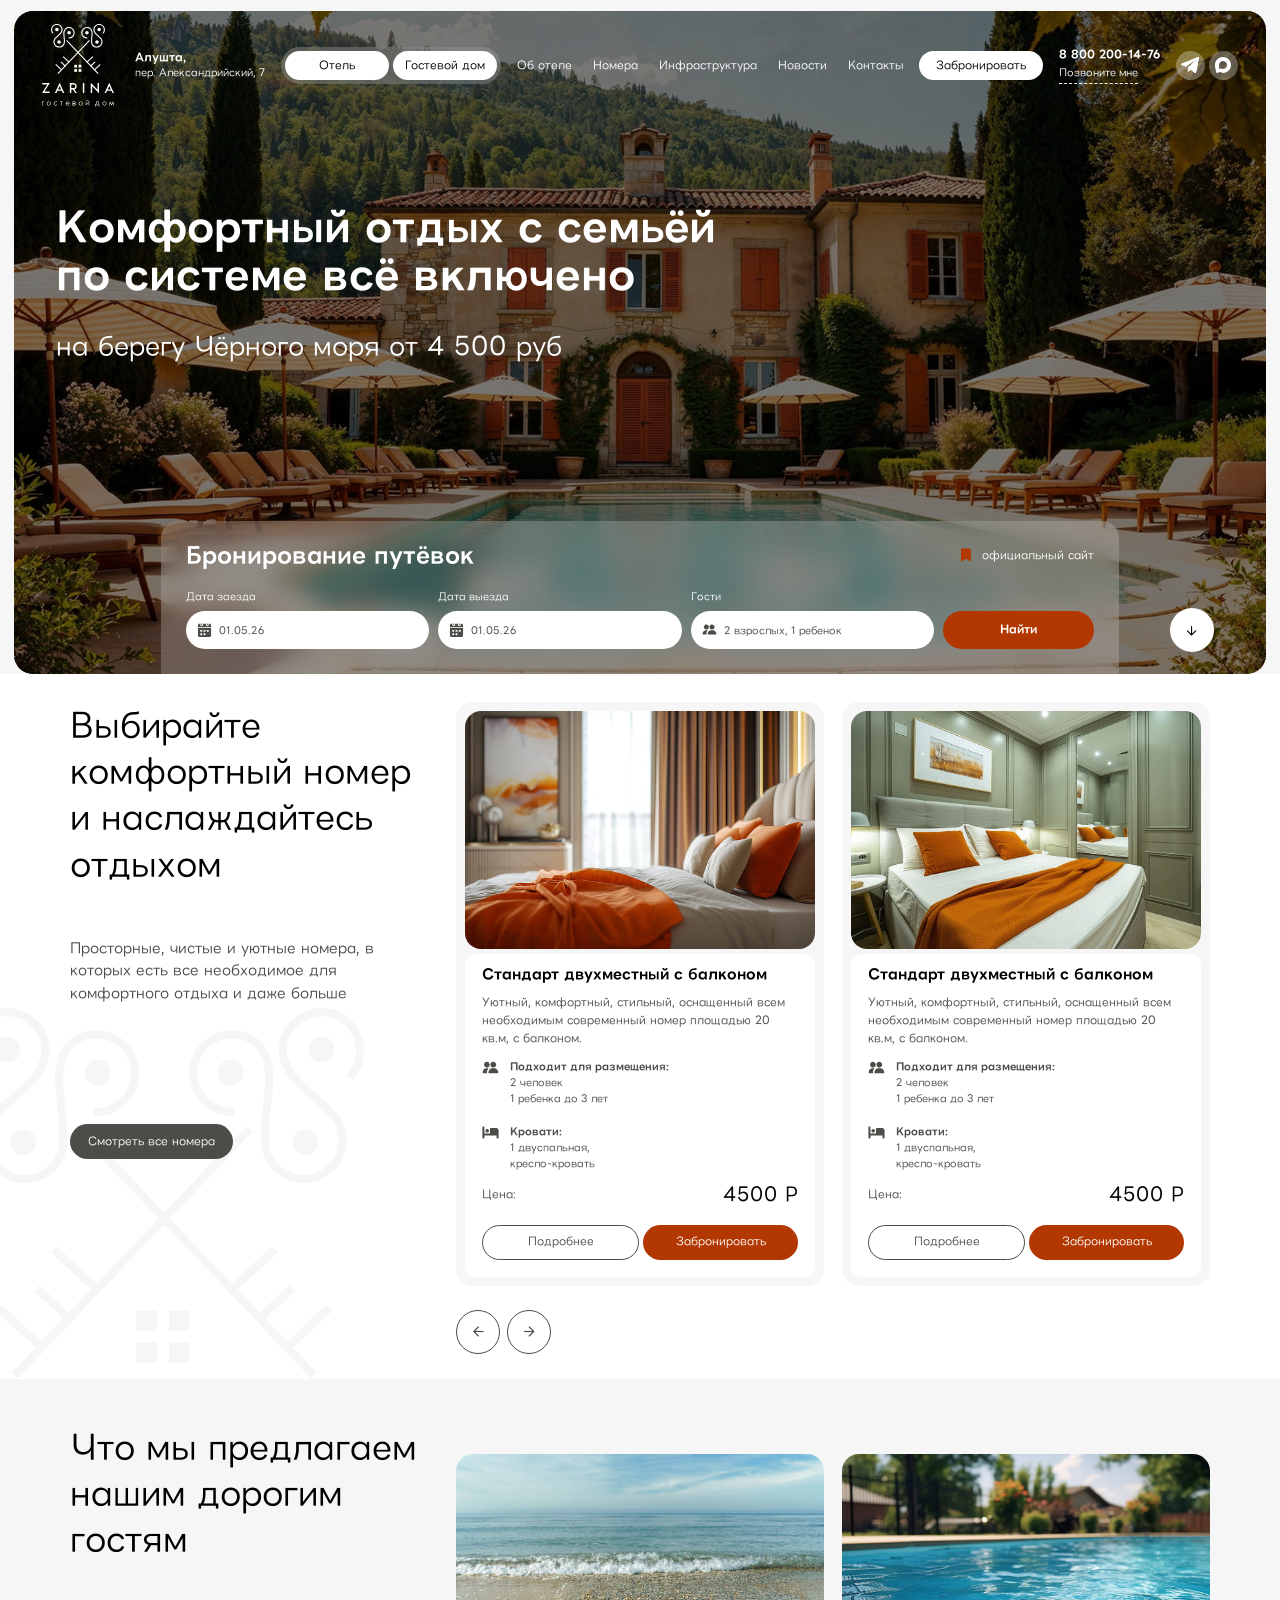
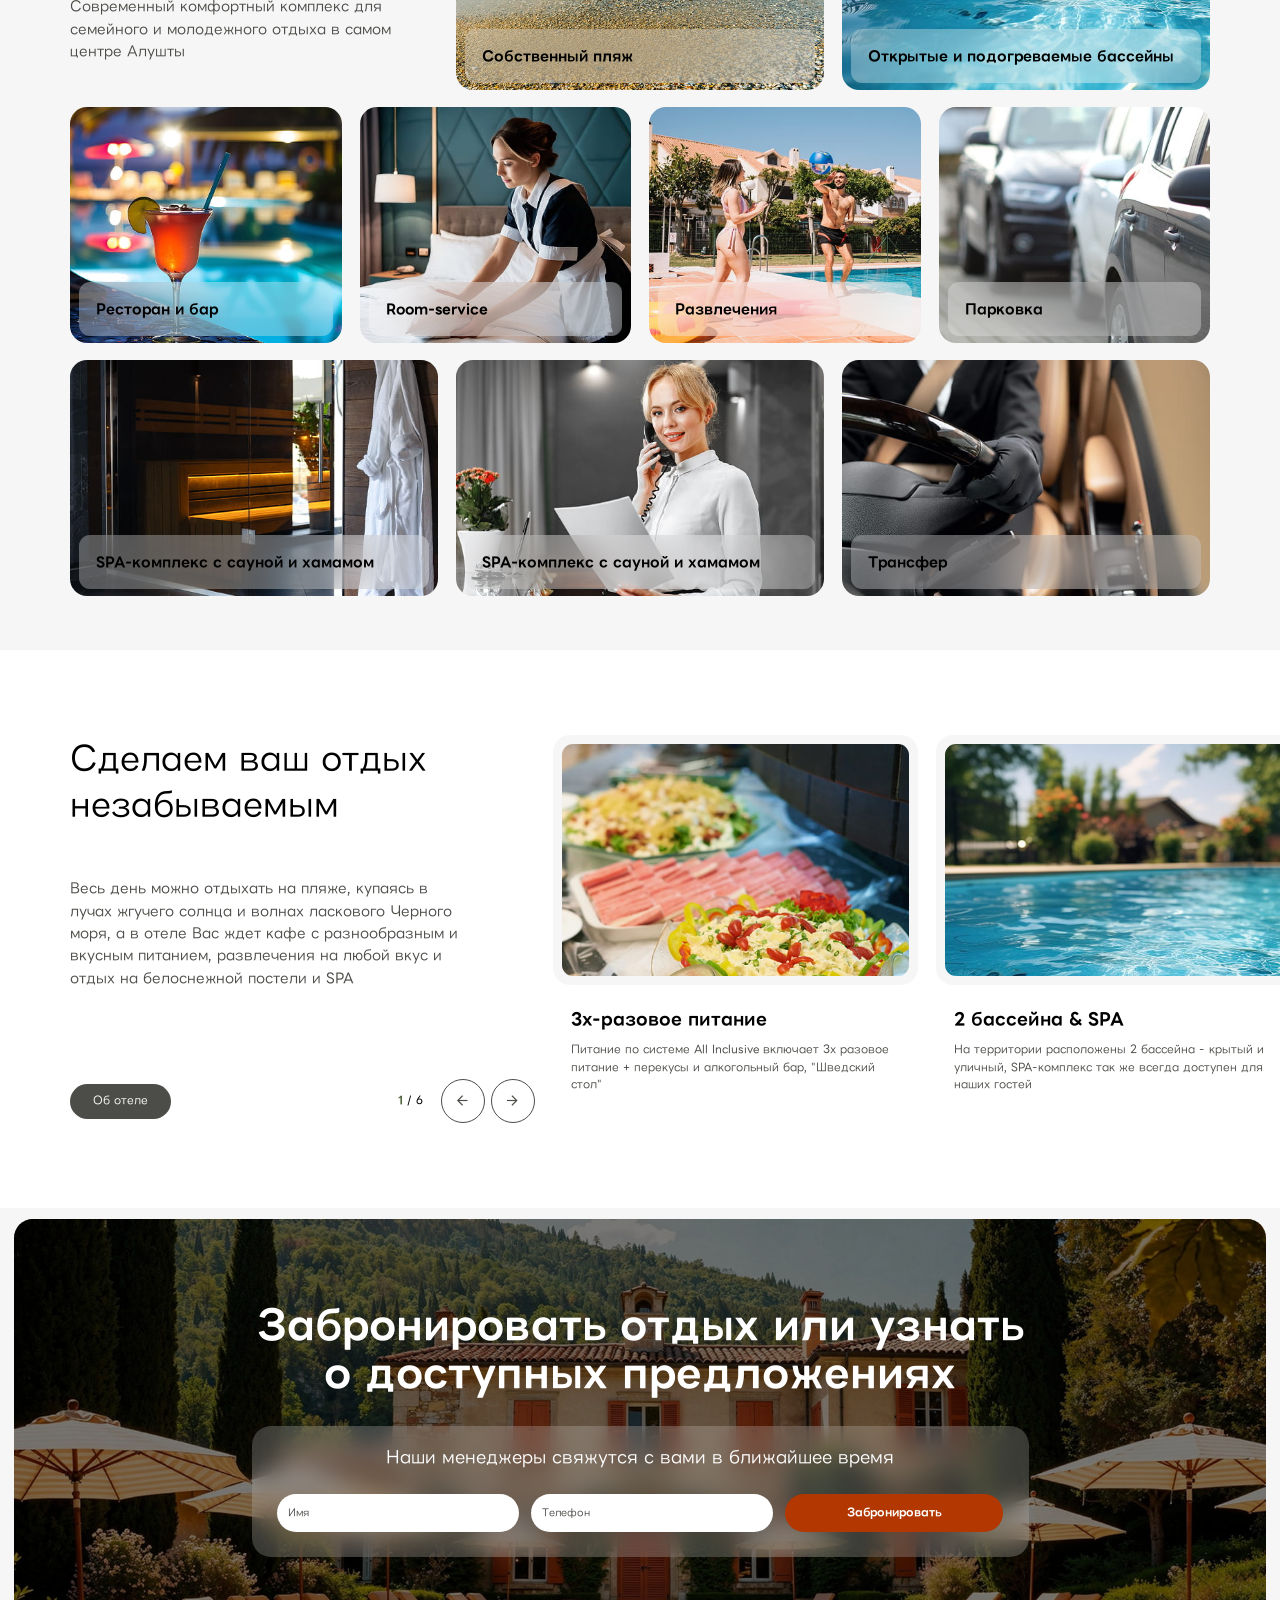
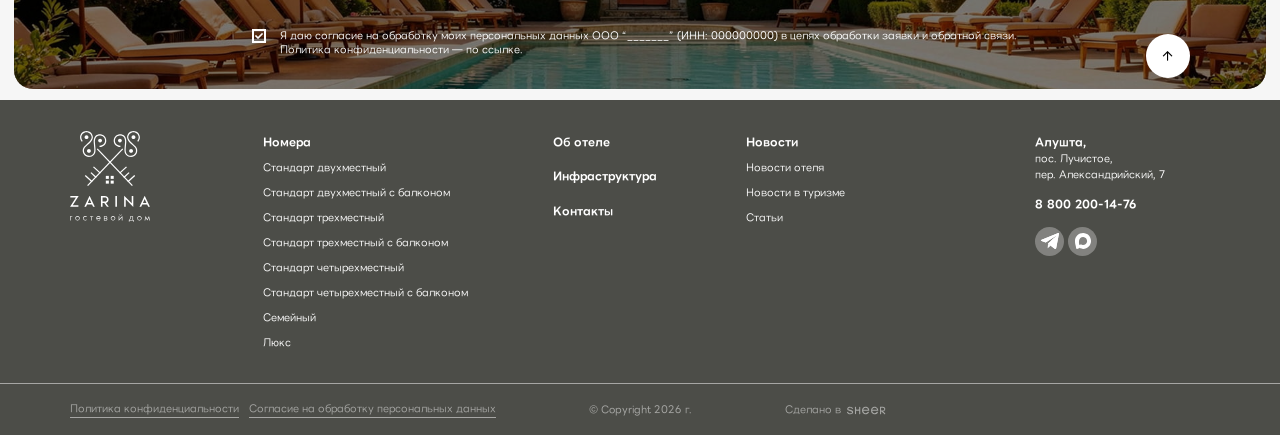
<file: index.html>
<!DOCTYPE html>
<!--[if lt IE 7]><html lang="ru" class="lt-ie9 lt-ie8 lt-ie7"><![endif]-->
<!--[if IE 7]><html lang="ru" class="lt-ie9 lt-ie8"><![endif]-->
<!--[if IE 8]><html lang="ru" class="lt-ie9"><![endif]-->
<!--[if gt IE 8]><!-->
<html lang="ru">
<!--<![endif]-->
<head>
	<meta charset="utf-8" />
	<title>Заголовок</title>
	<meta http-equiv="X-UA-Compatible" content="IE=edge" />
	<meta name="viewport" content="width=device-width, initial-scale=1, maximum-scale=1">
	<meta name="format-detection" content="telephone=no" />
	<link rel="shortcut icon" href="favicon.png" />
	<link rel="stylesheet" href="libs/bootstrap/bootstrap-grid.css" />
	<link rel="stylesheet" href="libs/fontawesome-free-5.12.0-web/css/all.min.css" />
	<link rel="stylesheet" href="libs/fancybox-master/dist/jquery.fancybox.min.css" />
	<link rel="stylesheet" href="libs/datetimepicker/jquery.datetimepicker.min.css" />
	<link rel="stylesheet" href="libs/slick-1.5.9/slick/slick.css" />
	<link rel="stylesheet" href="css/fonts.css" />
	<link rel="stylesheet" href="css/main.css?ver=1.6" />
	<link rel="stylesheet" href="css/media.css?ver=1.6" />
</head>
<body>

	<div class="wrapper">

		<header class="header default">
			<div class="container-fluid">
				<div class="header__wrapper">
					<div class="sandwich">
						<div class="sw-topper"></div>
						<div class="sw-bottom"></div>
						<div class="sw-footer"></div>
					</div>
					<div class="header__left">
						<a href="#" class="logo">
							<img src="img/logo_header.svg" alt="alt">
						</a>
						<div class="header__location"><strong>Алушта,</strong> пер. Александрийский, 7</div>
					</div>
					<div class="header__buttons">
						<a href="#" class="btn-main btn-main--light">Отель</a>
						<a href="#" class="btn-main btn-main--light">Гостевой дом</a>
					</div>
					<nav class="menu">
						<ul class="menu__list">
							<li><a href="#">Об отеле</a></li>
							<li><a href="#">Номера</a></li>
							<li><a href="#">Инфраструктура</a></li>
							<li><a href="#">Новости</a></li>
							<li><a href="#">Контакты</a></li>
						</ul>
					</nav>
					<a href="#" class="btn-main btn-main--light">Забронировать</a>
					<div class="header__contacts">
						<a href="tel:+88002001476" class="phone-main">8 800 200-14-76</a>
						<a href="#" class="link-page">Позвоните мне</a>
					</div>
					<ul class="socials-list">
						<li><a href="#" target="_blank"><img src="img/tg.svg" alt="alt"></a></li>
						<li><a href="#" target="_blank"><img src="img/max.svg" alt="alt"></a></li>
					</ul>
					<a href="tel:+88002001476" class="phone-mobile"><i class="fal fa-phone-alt"></i></a>
				</div>
			</div>
			<div class="menu-mobile">
				<div class="header__buttons">
					<a href="#" class="btn-main btn-main--light">Отель</a>
					<a href="#" class="btn-main btn-main--light">Гостевой дом</a>
				</div>
				<nav class="menu">
					<ul class="menu__list">
						<li><a href="#">Об отеле</a></li>
						<li><a href="#">Номера</a></li>
						<li><a href="#">Инфраструктура</a></li>
						<li><a href="#">Новости</a></li>
						<li><a href="#">Контакты</a></li>
					</ul>
				</nav>
				<a href="#" class="btn-main">Забронировать</a>
				<div class="header__contacts">
					<a href="tel:+88002001476" class="phone-main">8 800 200-14-76</a>
					<a href="#" class="link-page">Позвоните мне</a>
				</div>
				<ul class="socials-list">
					<li><a href="#" target="_blank"><img src="img/tg.svg" alt="alt"></a></li>
					<li><a href="#" target="_blank"><img src="img/max.svg" alt="alt"></a></li>
				</ul>
				<div class="header__location"><strong>Алушта,</strong> пер. Александрийский, 7</div>
			</div>
			<div class="menu-overlay"></div>
		</header>

		<section class="billbord">
			<div class="container-fluid">
				<div class="billbord__content">
					<h1 class="billbord__title">Комфортный отдых с семьёй по системе всё включено</h1>
					<h2 class="billbord__descr">на берегу Чёрного моря от 4 500 руб</h2>
				</div>
			</div>
			<div class="form-booking">
				<div class="form-booking__head">
					<div class="form-booking__title">Бронирование путёвок</div>
					<div class="form-booking__official"><i class="fas fa-bookmark"></i> официальный сайт</div>
				</div>
				<form>
					<div class="form-booking__line">
						<div class="item-form item-form--date">
							<div class="item-form__title">Дата заезда</div>
							<input type="text" id="date-start" placeholder="01.05.26">
						</div>
						<div class="item-form item-form--date">
							<div class="item-form__title">Дата выезда</div>
							<input type="text" id="date-end" placeholder="01.05.26">
						</div>
						<div class="item-form item-form--people">
							<div class="item-form__title">Гости</div>
							<input type="text" placeholder="2 взрослых, 1 ребенок">
						</div>
						<input type="submit" class="btn-main" value="Найти">
					</div>
				</form>
				<div class="scroll-down"><i class="far fa-arrow-down"></i></div>
			</div>
		</section>

		<section class="catalog">
			<div class="container">
				<div class="row">
					<div class="col-lg-4">
						<h2 class="title-section">Выбирайте комфортный номер и наслаждайтесь отдыхом</h2>
						<div class="descr-section">Просторные, чистые и уютные номера, в которых есть все необходимое для комфортного отдыха и даже больше</div>
						<a href="#" class="btn-main btn-main--dark">Смотреть все номера</a>
					</div>
					<div class="col-lg-8">
						<div class="slider-catalog">
							<div>
								<div class="item-catalog">
									<a href="#" class="item-catalog__image">
										<img src="img/catalog1.jpg" alt="alt">
									</a>
									<div class="item-catalog__content">
										<a href="#" class="item-catalog__title">Стандарт двухместный с балконом</a>
										<div class="item-catalog__text">
											<p>Уютный, комфортный, стильный, оснащенный всем необходимым современный номер площадью 20 кв.м, с балконом. </p>
										</div>
										<div class="properties">
											<div class="properties__item">
												<div class="properties__item-icon">
													<img src="img/people.svg" alt="alt">
												</div>
												<div class="properties__item-content">
													<p><strong>Подходит для размещения:</strong></p>
													<p>2 человек</p>
													<p>1 ребенка до 3 лет</p>
												</div>
											</div>
											<div class="properties__item">
												<div class="properties__item-icon">
													<img src="img/bed.svg" alt="alt">
												</div>
												<div class="properties__item-content">
													<p><strong>Кровати:</strong></p>
													<p>1 двуспальная, кресло-кровать</p>
												</div>
											</div>
										</div>
										<div class="item-catalog__prices">
											<p>Цена:</p>
											<div class="price-main">4500 Р</div>
										</div>
										<div class="item-catalog__buttons">
											<a href="#" class="btn-main btn-main--border">Подробнее</a>
											<a href="#" class="btn-main">Забронировать</a>
										</div>
									</div>
								</div>
							</div>
							<div>
								<div class="item-catalog">
									<a href="#" class="item-catalog__image">
										<img src="img/catalog2.jpg" alt="alt">
									</a>
									<div class="item-catalog__content">
										<a href="#" class="item-catalog__title">Стандарт двухместный с балконом</a>
										<div class="item-catalog__text">
											<p>Уютный, комфортный, стильный, оснащенный всем необходимым современный номер площадью 20 кв.м, с балконом. </p>
										</div>
										<div class="properties">
											<div class="properties__item">
												<div class="properties__item-icon">
													<img src="img/people.svg" alt="alt">
												</div>
												<div class="properties__item-content">
													<p><strong>Подходит для размещения:</strong></p>
													<p>2 человек</p>
													<p>1 ребенка до 3 лет</p>
												</div>
											</div>
											<div class="properties__item">
												<div class="properties__item-icon">
													<img src="img/bed.svg" alt="alt">
												</div>
												<div class="properties__item-content">
													<p><strong>Кровати:</strong></p>
													<p>1 двуспальная, кресло-кровать</p>
												</div>
											</div>
										</div>
										<div class="item-catalog__prices">
											<p>Цена:</p>
											<div class="price-main">4500 Р</div>
										</div>
										<div class="item-catalog__buttons">
											<a href="#" class="btn-main btn-main--border">Подробнее</a>
											<a href="#" class="btn-main">Забронировать</a>
										</div>
									</div>
								</div>
							</div>
							<div>
								<div class="item-catalog">
									<a href="#" class="item-catalog__image">
										<img src="img/catalog1.jpg" alt="alt">
									</a>
									<div class="item-catalog__content">
										<a href="#" class="item-catalog__title">Стандарт двухместный с балконом</a>
										<div class="item-catalog__text">
											<p>Уютный, комфортный, стильный, оснащенный всем необходимым современный номер площадью 20 кв.м, с балконом. </p>
										</div>
										<div class="properties">
											<div class="properties__item">
												<div class="properties__item-icon">
													<img src="img/people.svg" alt="alt">
												</div>
												<div class="properties__item-content">
													<p><strong>Подходит для размещения:</strong></p>
													<p>2 человек</p>
													<p>1 ребенка до 3 лет</p>
												</div>
											</div>
											<div class="properties__item">
												<div class="properties__item-icon">
													<img src="img/bed.svg" alt="alt">
												</div>
												<div class="properties__item-content">
													<p><strong>Кровати:</strong></p>
													<p>1 двуспальная, кресло-кровать</p>
												</div>
											</div>
										</div>
										<div class="item-catalog__prices">
											<p>Цена:</p>
											<div class="price-main">4500 Р</div>
										</div>
										<div class="item-catalog__buttons">
											<a href="#" class="btn-main btn-main--border">Подробнее</a>
											<a href="#" class="btn-main">Забронировать</a>
										</div>
									</div>
								</div>
							</div>
							<div>
								<div class="item-catalog">
									<a href="#" class="item-catalog__image">
										<img src="img/catalog2.jpg" alt="alt">
									</a>
									<div class="item-catalog__content">
										<a href="#" class="item-catalog__title">Стандарт двухместный с балконом</a>
										<div class="item-catalog__text">
											<p>Уютный, комфортный, стильный, оснащенный всем необходимым современный номер площадью 20 кв.м, с балконом. </p>
										</div>
										<div class="properties">
											<div class="properties__item">
												<div class="properties__item-icon">
													<img src="img/people.svg" alt="alt">
												</div>
												<div class="properties__item-content">
													<p><strong>Подходит для размещения:</strong></p>
													<p>2 человек</p>
													<p>1 ребенка до 3 лет</p>
												</div>
											</div>
											<div class="properties__item">
												<div class="properties__item-icon">
													<img src="img/bed.svg" alt="alt">
												</div>
												<div class="properties__item-content">
													<p><strong>Кровати:</strong></p>
													<p>1 двуспальная, кресло-кровать</p>
												</div>
											</div>
										</div>
										<div class="item-catalog__prices">
											<p>Цена:</p>
											<div class="price-main">4500 Р</div>
										</div>
										<div class="item-catalog__buttons">
											<a href="#" class="btn-main btn-main--border">Подробнее</a>
											<a href="#" class="btn-main">Забронировать</a>
										</div>
									</div>
								</div>
							</div>
						</div>
					</div>
				</div>
			</div>
		</section>

		<section class="services">
			<div class="container">
				<div class="row row--main">
					<div class="col-lg-4">
						<h2 class="title-section">Что мы предлагаем нашим дорогим гостям</h2>
						<div class="descr-section">Современный комфортный комплекс для семейного и молодежного отдыха в самом центре Алушты</div>
					</div>
					<div class="col-lg-4">
						<div class="item-service">
							<div class="item-service__image">
								<img src="img/service1.jpg" alt="alt">
							</div>
							<div class="item-service__content">
								<div class="item-service__title">Собственный пляж</div>
								<div class="item-service__text">
									<p>Отель расположен на первой береговой линии и имеет благоустроенный пляж, на котором вы найдете всё для комфортного отдыха: зонтики, шезлонги, душ, туалеты, раздевалки, Wi-Fi, трансфер до пляжа</p>
								</div>
							</div>
						</div>
					</div>
					<div class="col-lg-4">
						<div class="item-service">
							<div class="item-service__image">
								<img src="img/service2.jpg" alt="alt">
							</div>
							<div class="item-service__content">
								<div class="item-service__title">Открытые и подогреваемые бассейны</div>
								<div class="item-service__text">
									<p>Отель расположен на первой береговой линии и имеет благоустроенный пляж, на котором вы найдете всё для комфортного отдыха: зонтики, шезлонги, душ, туалеты, раздевалки, Wi-Fi, трансфер до пляжа</p>
								</div>
							</div>
						</div>
					</div>
					<div class="col-lg-3">
						<div class="item-service">
							<div class="item-service__image">
								<img src="img/service3.jpg" alt="alt">
							</div>
							<div class="item-service__content">
								<div class="item-service__title">Ресторан и бар</div>
								<div class="item-service__text">
									<p>Отель расположен на первой береговой линии и имеет благоустроенный пляж, на котором вы найдете всё для комфортного отдыха: зонтики, шезлонги, душ, туалеты, раздевалки, Wi-Fi, трансфер до пляжа</p>
								</div>
							</div>
						</div>
					</div>
					<div class="col-lg-3">
						<div class="item-service">
							<div class="item-service__image">
								<img src="img/service4.jpg" alt="alt">
							</div>
							<div class="item-service__content">
								<div class="item-service__title">Room-service</div>
								<div class="item-service__text">
									<p>Отель расположен на первой береговой линии и имеет благоустроенный пляж, на котором вы найдете всё для комфортного отдыха: зонтики, шезлонги, душ, туалеты, раздевалки, Wi-Fi, трансфер до пляжа</p>
								</div>
							</div>
						</div>
					</div>
					<div class="col-lg-3">
						<div class="item-service">
							<div class="item-service__image">
								<img src="img/service5.jpg" alt="alt">
							</div>
							<div class="item-service__content">
								<div class="item-service__title">Развлечения</div>
								<div class="item-service__text">
									<p>Отель расположен на первой береговой линии и имеет благоустроенный пляж, на котором вы найдете всё для комфортного отдыха: зонтики, шезлонги, душ, туалеты, раздевалки, Wi-Fi, трансфер до пляжа</p>
								</div>
							</div>
						</div>
					</div>
					<div class="col-lg-3">
						<div class="item-service">
							<div class="item-service__image">
								<img src="img/service6.jpg" alt="alt">
							</div>
							<div class="item-service__content">
								<div class="item-service__title">Парковка</div>
								<div class="item-service__text">
									<p>Отель расположен на первой береговой линии и имеет благоустроенный пляж, на котором вы найдете всё для комфортного отдыха: зонтики, шезлонги, душ, туалеты, раздевалки, Wi-Fi, трансфер до пляжа</p>
								</div>
							</div>
						</div>
					</div>
					<div class="col-lg-4">
						<div class="item-service">
							<div class="item-service__image">
								<img src="img/service7.jpg" alt="alt">
							</div>
							<div class="item-service__content">
								<div class="item-service__title">SPA-комплекс с сауной и хамамом</div>
								<div class="item-service__text">
									<p>Отель расположен на первой береговой линии и имеет благоустроенный пляж, на котором вы найдете всё для комфортного отдыха: зонтики, шезлонги, душ, туалеты, раздевалки, Wi-Fi, трансфер до пляжа</p>
								</div>
							</div>
						</div>
					</div>
					<div class="col-lg-4">
						<div class="item-service">
							<div class="item-service__image">
								<img src="img/service8.jpg" alt="alt">
							</div>
							<div class="item-service__content">
								<div class="item-service__title">SPA-комплекс с сауной и хамамом</div>
								<div class="item-service__text">
									<p>Отель расположен на первой береговой линии и имеет благоустроенный пляж, на котором вы найдете всё для комфортного отдыха: зонтики, шезлонги, душ, туалеты, раздевалки, Wi-Fi, трансфер до пляжа</p>
								</div>
							</div>
						</div>
					</div>
					<div class="col-lg-4">
						<div class="item-service">
							<div class="item-service__image">
								<img src="img/service9.jpg" alt="alt">
							</div>
							<div class="item-service__content">
								<div class="item-service__title">Трансфер</div>
								<div class="item-service__text">
									<p>Отель расположен на первой береговой линии и имеет благоустроенный пляж, на котором вы найдете всё для комфортного отдыха: зонтики, шезлонги, душ, туалеты, раздевалки, Wi-Fi, трансфер до пляжа</p>
								</div>
							</div>
						</div>
					</div>
				</div>
			</div>
		</section>

		<section class="about">
			<div class="container">
				<div class="row">
					<div class="col-lg-5">
						<div class="about__content">
							<h2 class="title-section">Сделаем ваш отдых незабываемым</h2>
							<div class="descr-section">Весь день можно отдыхать на пляже, купаясь в лучах жгучего солнца и волнах ласкового Черного моря, а в отеле Вас ждет кафе с разнообразным и вкусным питанием, развлечения на любой вкус и отдых на белоснежной постели и SPA</div>
						</div>
						<div class="about__bottom">
							<a href="#" class="btn-main btn-main--dark">Об отеле</a>
							<div class="slider-count-about"></div>
							<div class="slider-controls-about"></div>
						</div>
					</div>
					<div class="col-lg-7">
						<div class="slider-about">
							<div>
								<div class="item-about">
									<div class="item-about__top">
										<div class="item-about__image">
											<img src="img/about1.jpg" alt="alt">
										</div>
									</div>
									<div class="item-about__content">
										<div class="item-about__title">3х-разовое питание</div>
										<p>Питание по системе All Inclusive включает 3х разовое питание + перекусы и алкогольный бар, "Шведский стол"</p>
									</div>
								</div>
							</div>
							<div>
								<div class="item-about">
									<div class="item-about__top">
										<div class="item-about__image">
											<img src="img/about2.jpg" alt="alt">
										</div>
									</div>
									<div class="item-about__content">
										<div class="item-about__title">2 бассейна & SPA</div>
										<p>На территории расположены 2 бассейна - крытый и уличный, SPA-комплекс так же всегда доступен для наших гостей</p>
									</div>
								</div>
							</div>
							<div>
								<div class="item-about">
									<div class="item-about__top">
										<div class="item-about__image">
											<img src="img/about1.jpg" alt="alt">
										</div>
									</div>
									<div class="item-about__content">
										<div class="item-about__title">3х-разовое питание</div>
										<p>Питание по системе All Inclusive включает 3х разовое питание + перекусы и алкогольный бар, "Шведский стол"</p>
									</div>
								</div>
							</div>
							<div>
								<div class="item-about">
									<div class="item-about__top">
										<div class="item-about__image">
											<img src="img/about2.jpg" alt="alt">
										</div>
									</div>
									<div class="item-about__content">
										<div class="item-about__title">2 бассейна & SPA</div>
										<p>На территории расположены 2 бассейна - крытый и уличный, SPA-комплекс так же всегда доступен для наших гостей</p>
									</div>
								</div>
							</div>
							<div>
								<div class="item-about">
									<div class="item-about__top">
										<div class="item-about__image">
											<img src="img/about1.jpg" alt="alt">
										</div>
									</div>
									<div class="item-about__content">
										<div class="item-about__title">3х-разовое питание</div>
										<p>Питание по системе All Inclusive включает 3х разовое питание + перекусы и алкогольный бар, "Шведский стол"</p>
									</div>
								</div>
							</div>
							<div>
								<div class="item-about">
									<div class="item-about__top">
										<div class="item-about__image">
											<img src="img/about2.jpg" alt="alt">
										</div>
									</div>
									<div class="item-about__content">
										<div class="item-about__title">2 бассейна & SPA</div>
										<p>На территории расположены 2 бассейна - крытый и уличный, SPA-комплекс так же всегда доступен для наших гостей</p>
									</div>
								</div>
							</div>
						</div>
					</div>
				</div>
			</div>
		</section>

		<section class="consultation">
			<div class="container">
				<div class="consultation__content">
					<h2 class="consultation__title">Забронировать отдых или узнать о доступных предложениях</h2>
					<form>
						<div class="consultation__form">
							<div class="consultation__form-title">Наши менеджеры свяжутся с вами в ближайшее время</div>
							<div class="consultation__form-line">
								<div class="item-form">
									<input type="text" placeholder="Имя" required>
								</div>
								<div class="item-form">
									<input type="tel" placeholder="Телефон" class="input-phone" inputmode="numeric" required>
								</div>
								<input type="submit" value="Забронировать" class="btn-main">
							</div>
						</div>
						<div class="checkbox">
							<label>
								<input type="checkbox" checked required />
								<span>Я даю согласие на обработку моих персональных данных ООО “_______” (ИНН: 000000000) в целях обработки заявки и обратной связи. Политика конфиденциальности — <a href="#">по ссылке</a>.</span>
							</label>
						</div>
					</form>
				</div>
			</div>
			<div class="scroll-up"><i class="far fa-arrow-up"></i></div>
		</section>

		<footer class="footer">
			<div class="container">
				<div class="row">
					<div class="col-lg-2">
						<a href="#" class="logo">
							<img src="img/logo.svg" alt="alt">
						</a>
					</div>
					<div class="col-lg-3">
						<div class="footer__title">Номера <i class="far fa-chevron-down"></i></div>
						<div class="footer__content">
							<ul class="footer__nav">
								<li><a href="#">Стандарт двухместный</a></li>
								<li><a href="#">Стандарт двухместный с балконом</a></li>
								<li><a href="#">Стандарт трехместный</a></li>
								<li><a href="#">Стандарт трехместный с балконом</a></li>
								<li><a href="#">Стандарт четырехместный</a></li>
								<li><a href="#">Стандарт четырехместный с балконом</a></li>
								<li><a href="#">Семейный</a></li>
								<li><a href="#">Люкс</a></li>
							</ul>
						</div>
					</div>
					<div class="col-lg-2">
						<ul class="footer__nav footer__nav--big">
							<li><a href="#">Об отеле</a></li>
							<li><a href="#">Инфраструктура</a></li>
							<li><a href="#">Контакты</a></li>
						</ul>
					</div>
					<div class="col-lg-3">
						<div class="footer__title">Новости <i class="far fa-chevron-down"></i></div>
						<div class="footer__content">
							<ul class="footer__nav">
								<li><a href="#">Новости отеля</a></li>
								<li><a href="#">Новости в туризме</a></li>
								<li><a href="#">Статьи</a></li>
							</ul>
						</div>
					</div>
					<div class="col-lg-2">
						<div class="footer__location"><strong>Алушта,</strong> пос. Лучистое, <br>пер. Александрийский, 7</div>
						<a href="tel:+88002001476" class="phone-main">8 800 200-14-76</a>
						<ul class="socials-list">
							<li><a href="#" target="_blank"><img src="img/tg.svg" alt="alt"></a></li>
							<li><a href="#" target="_blank"><img src="img/max.svg" alt="alt"></a></li>
						</ul>
					</div>
				</div>
			</div>
			<div class="footer__bottom">
				<div class="container">
					<div class="footer__wrapper">
						<div class="footer__links">
							<a href="#">Политика конфиденциальности</a>
							<a href="#">Согласие на обработку персональных данных</a>
						</div>
						<div class="copyright">© Copyright 2026 г.</div>
						<div class="create">Сделано в <a href="#" target="_blank"><img src="img/sheer.svg" alt="alt"></a></div>
					</div>
				</div>
			</div>
		</footer>
		
	</div>

	<script src="libs/jquery/jquery-3.6.0.min.js"></script>
	<script src="libs/fancybox-master/dist/jquery.fancybox.min.js"></script>
	<script src="libs/slick-1.5.9/slick/slick.min.js"></script>
	<script src="libs/datetimepicker/jquery.datetimepicker.full.min.js"></script>
	<script src="libs/mask/jquery.maskedinput.js"></script>
	<script src="js/common.js?ver=1.6"></script>
	<!-- Yandex.Metrika counter --><!-- /Yandex.Metrika counter -->
	<!-- Google Analytics counter --><!-- /Google Analytics counter -->
</body>
</html>
</file>
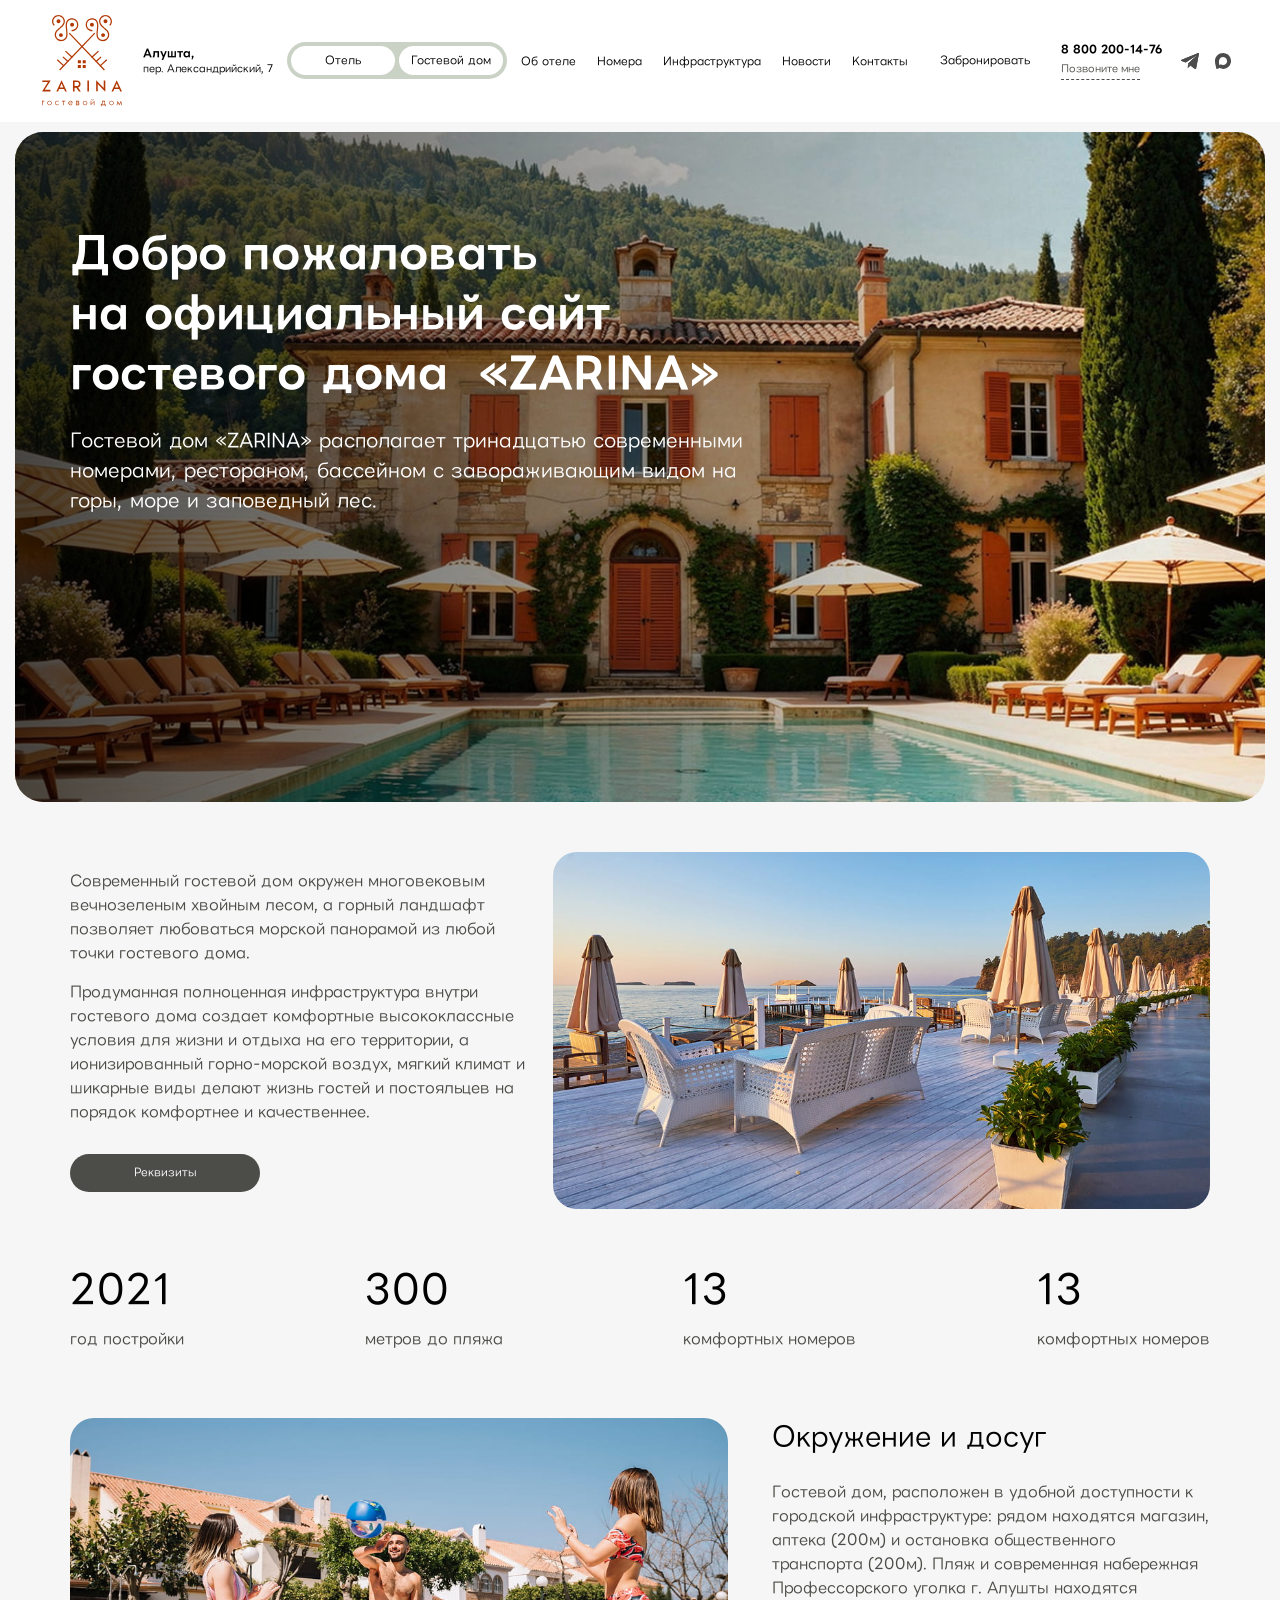
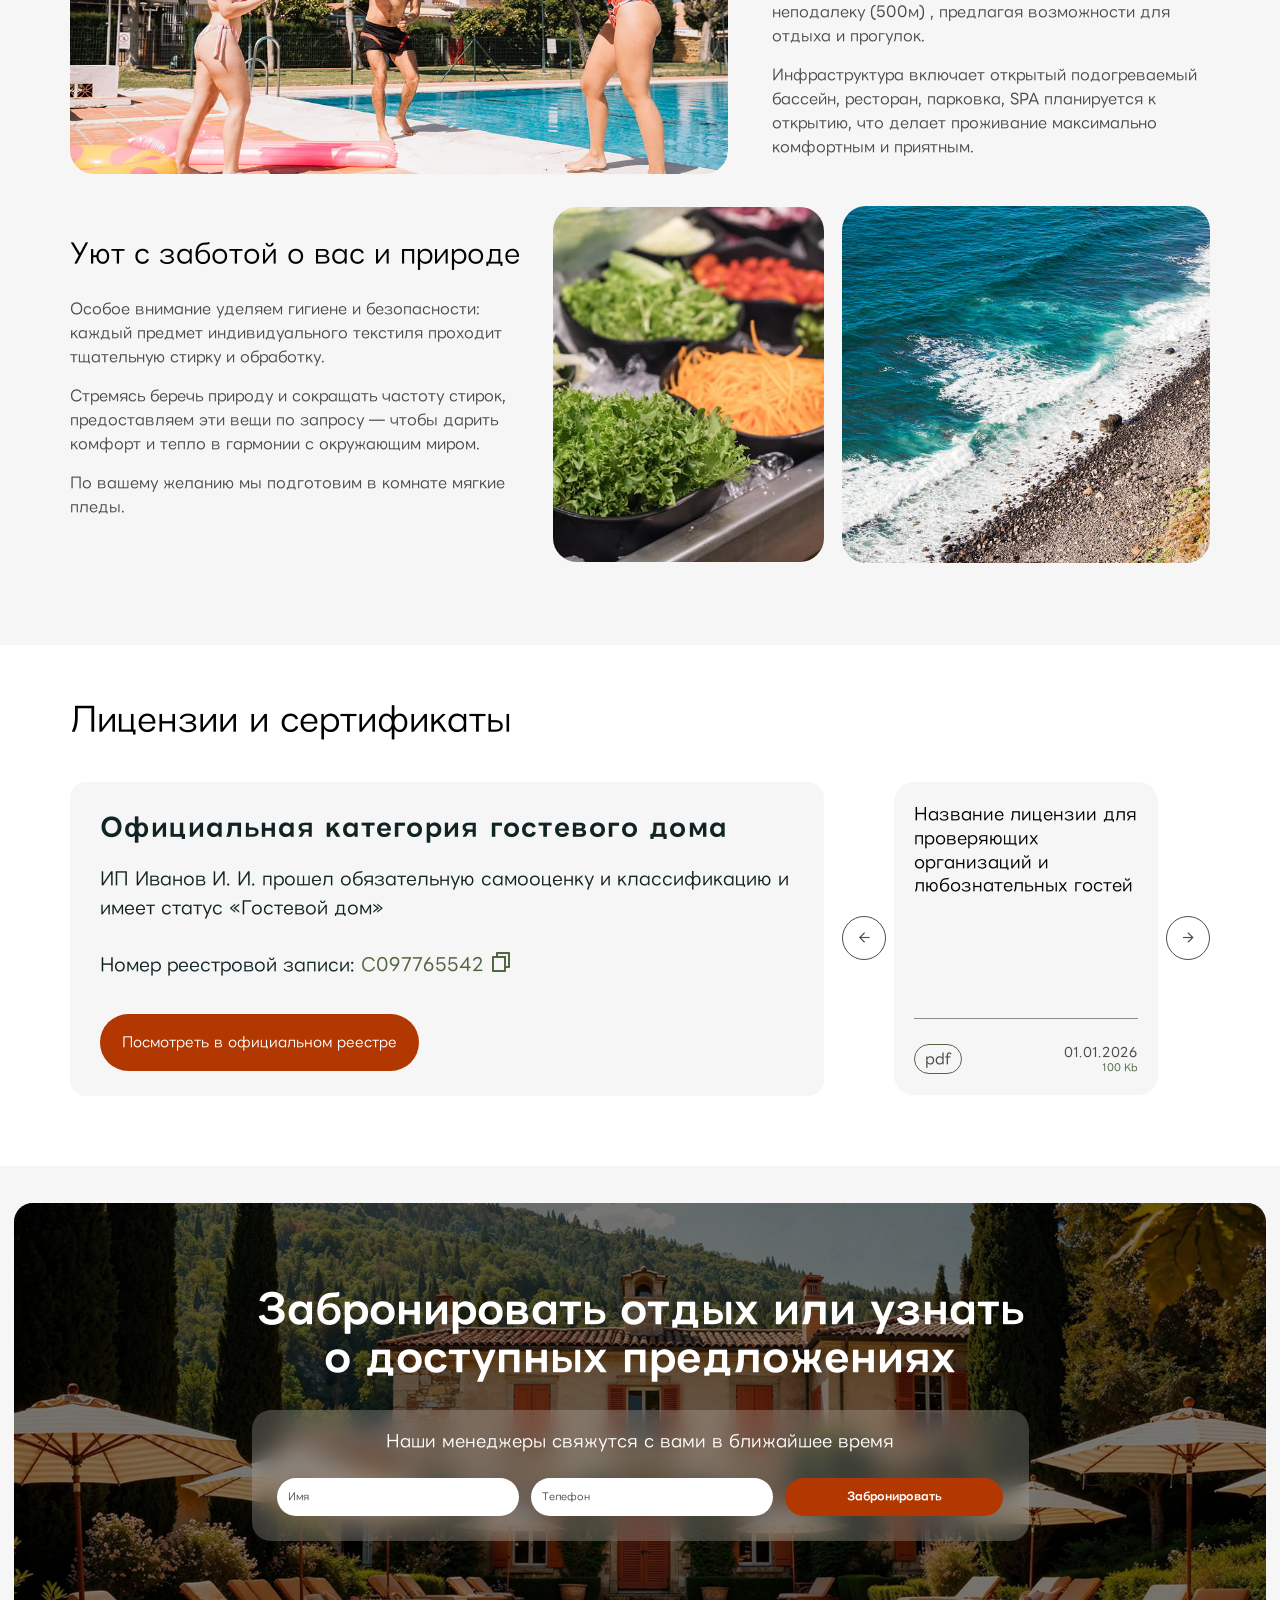
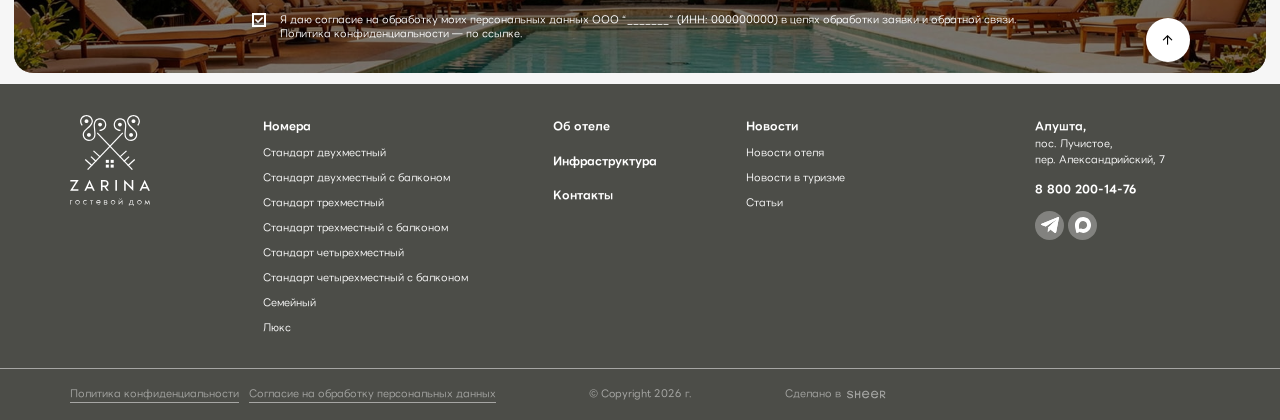
<file: about.html>
<!DOCTYPE html>
<!--[if lt IE 7]><html lang="ru" class="lt-ie9 lt-ie8 lt-ie7"><![endif]-->
<!--[if IE 7]><html lang="ru" class="lt-ie9 lt-ie8"><![endif]-->
<!--[if IE 8]><html lang="ru" class="lt-ie9"><![endif]-->
<!--[if gt IE 8]><!-->
<html lang="ru">
<!--<![endif]-->
<head>
	<meta charset="utf-8" />
	<title>Заголовок</title>
	<meta http-equiv="X-UA-Compatible" content="IE=edge" />
	<meta name="viewport" content="width=device-width, initial-scale=1, maximum-scale=1">
	<meta name="format-detection" content="telephone=no" />
	<link rel="shortcut icon" href="favicon.png" />
	<link rel="stylesheet" href="libs/bootstrap/bootstrap-grid.css" />
	<link rel="stylesheet" href="libs/fontawesome-free-5.12.0-web/css/all.min.css" />
	<link rel="stylesheet" href="libs/fancybox-master/dist/jquery.fancybox.min.css" />
	<link rel="stylesheet" href="libs/datetimepicker/jquery.datetimepicker.min.css" />
	<link rel="stylesheet" href="libs/slick-1.5.9/slick/slick.css" />
	<link rel="stylesheet" href="css/fonts.css" />
	<link rel="stylesheet" href="css/main.css?ver=1.6" />
	<link rel="stylesheet" href="css/media.css?ver=1.6" />
</head>
<body>

	<div class="wrapper wrapper--page">

		<header class="header default">
			<div class="container-fluid">
				<div class="header__wrapper">
					<div class="sandwich">
						<div class="sw-topper"></div>
						<div class="sw-bottom"></div>
						<div class="sw-footer"></div>
					</div>
					<div class="header__left">
						<a href="#" class="logo">
							<img src="img/logo_header.svg" alt="alt">
						</a>
						<div class="header__location"><strong>Алушта,</strong> пер. Александрийский, 7</div>
					</div>
					<div class="header__buttons">
						<a href="#" class="btn-main btn-main--light">Отель</a>
						<a href="#" class="btn-main btn-main--light">Гостевой дом</a>
					</div>
					<nav class="menu">
						<ul class="menu__list">
							<li><a href="#">Об отеле</a></li>
							<li><a href="#">Номера</a></li>
							<li><a href="#">Инфраструктура</a></li>
							<li><a href="#">Новости</a></li>
							<li><a href="#">Контакты</a></li>
						</ul>
					</nav>
					<a href="#" class="btn-main btn-main--light">Забронировать</a>
					<div class="header__contacts">
						<a href="tel:+88002001476" class="phone-main">8 800 200-14-76</a>
						<a href="#" class="link-page">Позвоните мне</a>
					</div>
					<ul class="socials-list">
						<li><a href="#" target="_blank"><img src="img/tg.svg" alt="alt"></a></li>
						<li><a href="#" target="_blank"><img src="img/max.svg" alt="alt"></a></li>
					</ul>
					<a href="tel:+88002001476" class="phone-mobile"><i class="fal fa-phone-alt"></i></a>
				</div>
			</div>
			<div class="menu-mobile">
				<div class="header__buttons">
					<a href="#" class="btn-main btn-main--light">Отель</a>
					<a href="#" class="btn-main btn-main--light">Гостевой дом</a>
				</div>
				<nav class="menu">
					<ul class="menu__list">
						<li><a href="#">Об отеле</a></li>
						<li><a href="#">Номера</a></li>
						<li><a href="#">Инфраструктура</a></li>
						<li><a href="#">Новости</a></li>
						<li><a href="#">Контакты</a></li>
					</ul>
				</nav>
				<a href="#" class="btn-main">Забронировать</a>
				<div class="header__contacts">
					<a href="tel:+88002001476" class="phone-main">8 800 200-14-76</a>
					<a href="#" class="link-page">Позвоните мне</a>
				</div>
				<ul class="socials-list">
					<li><a href="#" target="_blank"><img src="img/tg.svg" alt="alt"></a></li>
					<li><a href="#" target="_blank"><img src="img/max.svg" alt="alt"></a></li>
				</ul>
				<div class="header__location"><strong>Алушта,</strong> пер. Александрийский, 7</div>
			</div>
			<div class="menu-overlay"></div>
		</header>

		<section class="billbord-page">
			<div class="container">
				<div class="billbord__content">
					<h1 class="billbord-page__title">Добро пожаловать <br>на официальный сайт гостевого дома  «ZARINA»</h1>
					<h2 class="billbord-page__descr">Гостевой дом «ZARINA» располагает тринадцатью современными номерами, рестораном, бассейном с завораживающим видом на горы, море и заповедный лес. </h2>
				</div>
			</div>
		</section>

		<section class="page-about">
			<div class="container">
				<div class="row">
					<div class="col-lg-5">
						<p>Современный гостевой дом окружен многовековым вечнозеленым хвойным лесом, а горный ландшафт позволяет любоваться морской панорамой из любой точки гостевого дома. </p>
						<p>Продуманная полноценная инфраструктура внутри гостевого дома создает комфортные высококлассные условия для жизни и отдыха на его территории, а ионизированный горно-морской воздух, мягкий климат и шикарные виды делают жизнь гостей и постояльцев на порядок комфортнее и качественнее.</p>
						<a href="#" class="btn-main btn-main--dark">Реквизиты</a>
					</div>
					<div class="col-lg-7">
						<img src="img/hotel1.jpg" alt="alt">
					</div>
				</div>
				<div class="numbers-wrapper">
					<div class="item-number">
						<div class="item-number__value">2021</div>
						<p>год постройки</p>
					</div>
					<div class="item-number">
						<div class="item-number__value">300</div>
						<p>метров до пляжа</p>
					</div>
					<div class="item-number">
						<div class="item-number__value">13</div>
						<p>комфортных номеров</p>
					</div>
					<div class="item-number">
						<div class="item-number__value">13</div>
						<p>комфортных номеров</p>
					</div>
				</div>
				<div class="row">
					<div class="col-lg-7">
						<img src="img/hotel2.jpg" alt="alt">
					</div>
					<div class="col-lg-5">
						<h2>Окружение и досуг</h2>
						<p>Гостевой дом, расположен в удобной доступности к городской инфраструктуре: рядом находятся магазин, аптека (200м) и остановка общественного транспорта (200м). Пляж и современная набережная Профессорского уголка г. Алушты находятся неподалеку (500м) , предлагая возможности для отдыха и прогулок. </p>
						<p>Инфраструктура включает открытый подогреваемый бассейн, ресторан, парковка, SPA планируется к открытию, что делает проживание максимально комфортным и приятным.</p>
					</div>
				</div>
				<div class="row">
					<div class="col-lg-5">
						<h2>Уют с заботой о вас и природе</h2>
						<p>Особое внимание уделяем гигиене и безопасности: каждый предмет индивидуального текстиля проходит тщательную стирку и обработку. </p>
						<p>Стремясь беречь природу и сокращать частоту стирок, предоставляем эти вещи по запросу — чтобы дарить комфорт и тепло в гармонии с окружающим миром.</p>
						<p>По вашему желанию мы подготовим в комнате мягкие пледы. </p>
					</div>
					<div class="col-lg-3">
						<img src="img/hotel3.jpg" alt="alt">
					</div>
					<div class="col-lg-4">
						<img src="img/hotel4.jpg" alt="alt">
					</div>
				</div>
			</div>
		</section>

		<section class="sertificats">
			<div class="container">
				<h2 class="title-section">Лицензии и сертификаты</h2>
				<div class="row">
					<div class="col-lg-8">
						<div class="sertificats__content">
							<div class="sertificats__title">Официальная категория гостевого дома</div>
							<p>ИП Иванов И. И. прошел обязательную самооценку и классификацию и имеет статус «Гостевой дом»</p>
							<br>
							<p>Номер реестровой записи: <span class="copy"><span class="copy__value">С097765542</span><span class="copy__btn"></span></span></p>
							<a href="#" class="btn-main">Посмотреть в официальном реестре</a>
						</div>
					</div>
					<div class="col-lg-4">
						<div class="slider-documents">
							<div>
								<a href="#" class="item-document">
									<span class="item-document__title">Название лицензии для проверяющих организаций и любознательных гостей</span>
									<span class="item-document__bottom">
										<span class="item-document__type">pdf</span>
										<span class="item-document__info">
											<span class="item-document__date">01.01.2026</span>
											<span class="item-document__size">100 Kb</span>
										</span>
									</span>
								</a>
							</div>
							<div>
								<a href="#" class="item-document">
									<span class="item-document__title">Название лицензии для проверяющих организаций и любознательных гостей</span>
									<span class="item-document__bottom">
										<span class="item-document__type">pdf</span>
										<span class="item-document__info">
											<span class="item-document__date">01.01.2026</span>
											<span class="item-document__size">100 Kb</span>
										</span>
									</span>
								</a>
							</div>
							<div>
								<a href="#" class="item-document">
									<span class="item-document__title">Название лицензии для проверяющих организаций и любознательных гостей</span>
									<span class="item-document__bottom">
										<span class="item-document__type">pdf</span>
										<span class="item-document__info">
											<span class="item-document__date">01.01.2026</span>
											<span class="item-document__size">100 Kb</span>
										</span>
									</span>
								</a>
							</div>
						</div>
					</div>
				</div>
			</div>
		</section>

		<section class="consultation">
			<div class="container">
				<div class="consultation__content">
					<h2 class="consultation__title">Забронировать отдых или узнать о доступных предложениях</h2>
					<form>
						<div class="consultation__form">
							<div class="consultation__form-title">Наши менеджеры свяжутся с вами в ближайшее время</div>
							<div class="consultation__form-line">
								<div class="item-form">
									<input type="text" placeholder="Имя" required>
								</div>
								<div class="item-form">
									<input type="tel" placeholder="Телефон" class="input-phone" inputmode="numeric" required>
								</div>
								<input type="submit" value="Забронировать" class="btn-main">
							</div>
						</div>
						<div class="checkbox">
							<label>
								<input type="checkbox" checked required />
								<span>Я даю согласие на обработку моих персональных данных ООО “_______” (ИНН: 000000000) в целях обработки заявки и обратной связи. Политика конфиденциальности — <a href="#">по ссылке</a>.</span>
							</label>
						</div>
					</form>
				</div>
			</div>
			<div class="scroll-up"><i class="far fa-arrow-up"></i></div>
		</section>

		<footer class="footer">
			<div class="container">
				<div class="row">
					<div class="col-lg-2">
						<a href="#" class="logo">
							<img src="img/logo.svg" alt="alt">
						</a>
					</div>
					<div class="col-lg-3">
						<div class="footer__title">Номера <i class="far fa-chevron-down"></i></div>
						<div class="footer__content">
							<ul class="footer__nav">
								<li><a href="#">Стандарт двухместный</a></li>
								<li><a href="#">Стандарт двухместный с балконом</a></li>
								<li><a href="#">Стандарт трехместный</a></li>
								<li><a href="#">Стандарт трехместный с балконом</a></li>
								<li><a href="#">Стандарт четырехместный</a></li>
								<li><a href="#">Стандарт четырехместный с балконом</a></li>
								<li><a href="#">Семейный</a></li>
								<li><a href="#">Люкс</a></li>
							</ul>
						</div>
					</div>
					<div class="col-lg-2">
						<ul class="footer__nav footer__nav--big">
							<li><a href="#">Об отеле</a></li>
							<li><a href="#">Инфраструктура</a></li>
							<li><a href="#">Контакты</a></li>
						</ul>
					</div>
					<div class="col-lg-3">
						<div class="footer__title">Новости <i class="far fa-chevron-down"></i></div>
						<div class="footer__content">
							<ul class="footer__nav">
								<li><a href="#">Новости отеля</a></li>
								<li><a href="#">Новости в туризме</a></li>
								<li><a href="#">Статьи</a></li>
							</ul>
						</div>
					</div>
					<div class="col-lg-2">
						<div class="footer__location"><strong>Алушта,</strong> пос. Лучистое, <br>пер. Александрийский, 7</div>
						<a href="tel:+88002001476" class="phone-main">8 800 200-14-76</a>
						<ul class="socials-list">
							<li><a href="#" target="_blank"><img src="img/tg.svg" alt="alt"></a></li>
							<li><a href="#" target="_blank"><img src="img/max.svg" alt="alt"></a></li>
						</ul>
					</div>
				</div>
			</div>
			<div class="footer__bottom">
				<div class="container">
					<div class="footer__wrapper">
						<div class="footer__links">
							<a href="#">Политика конфиденциальности</a>
							<a href="#">Согласие на обработку персональных данных</a>
						</div>
						<div class="copyright">© Copyright 2026 г.</div>
						<div class="create">Сделано в <a href="#" target="_blank"><img src="img/sheer.svg" alt="alt"></a></div>
					</div>
				</div>
			</div>
		</footer>
		
	</div>

	<script src="libs/jquery/jquery-3.6.0.min.js"></script>
	<script src="libs/fancybox-master/dist/jquery.fancybox.min.js"></script>
	<script src="libs/slick-1.5.9/slick/slick.min.js"></script>
	<script src="libs/datetimepicker/jquery.datetimepicker.full.min.js"></script>
	<script src="libs/mask/jquery.maskedinput.js"></script>
	<script src="js/common.js?ver=1.6"></script>
	<!-- Yandex.Metrika counter --><!-- /Yandex.Metrika counter -->
	<!-- Google Analytics counter --><!-- /Google Analytics counter -->
</body>
</html>
</file>
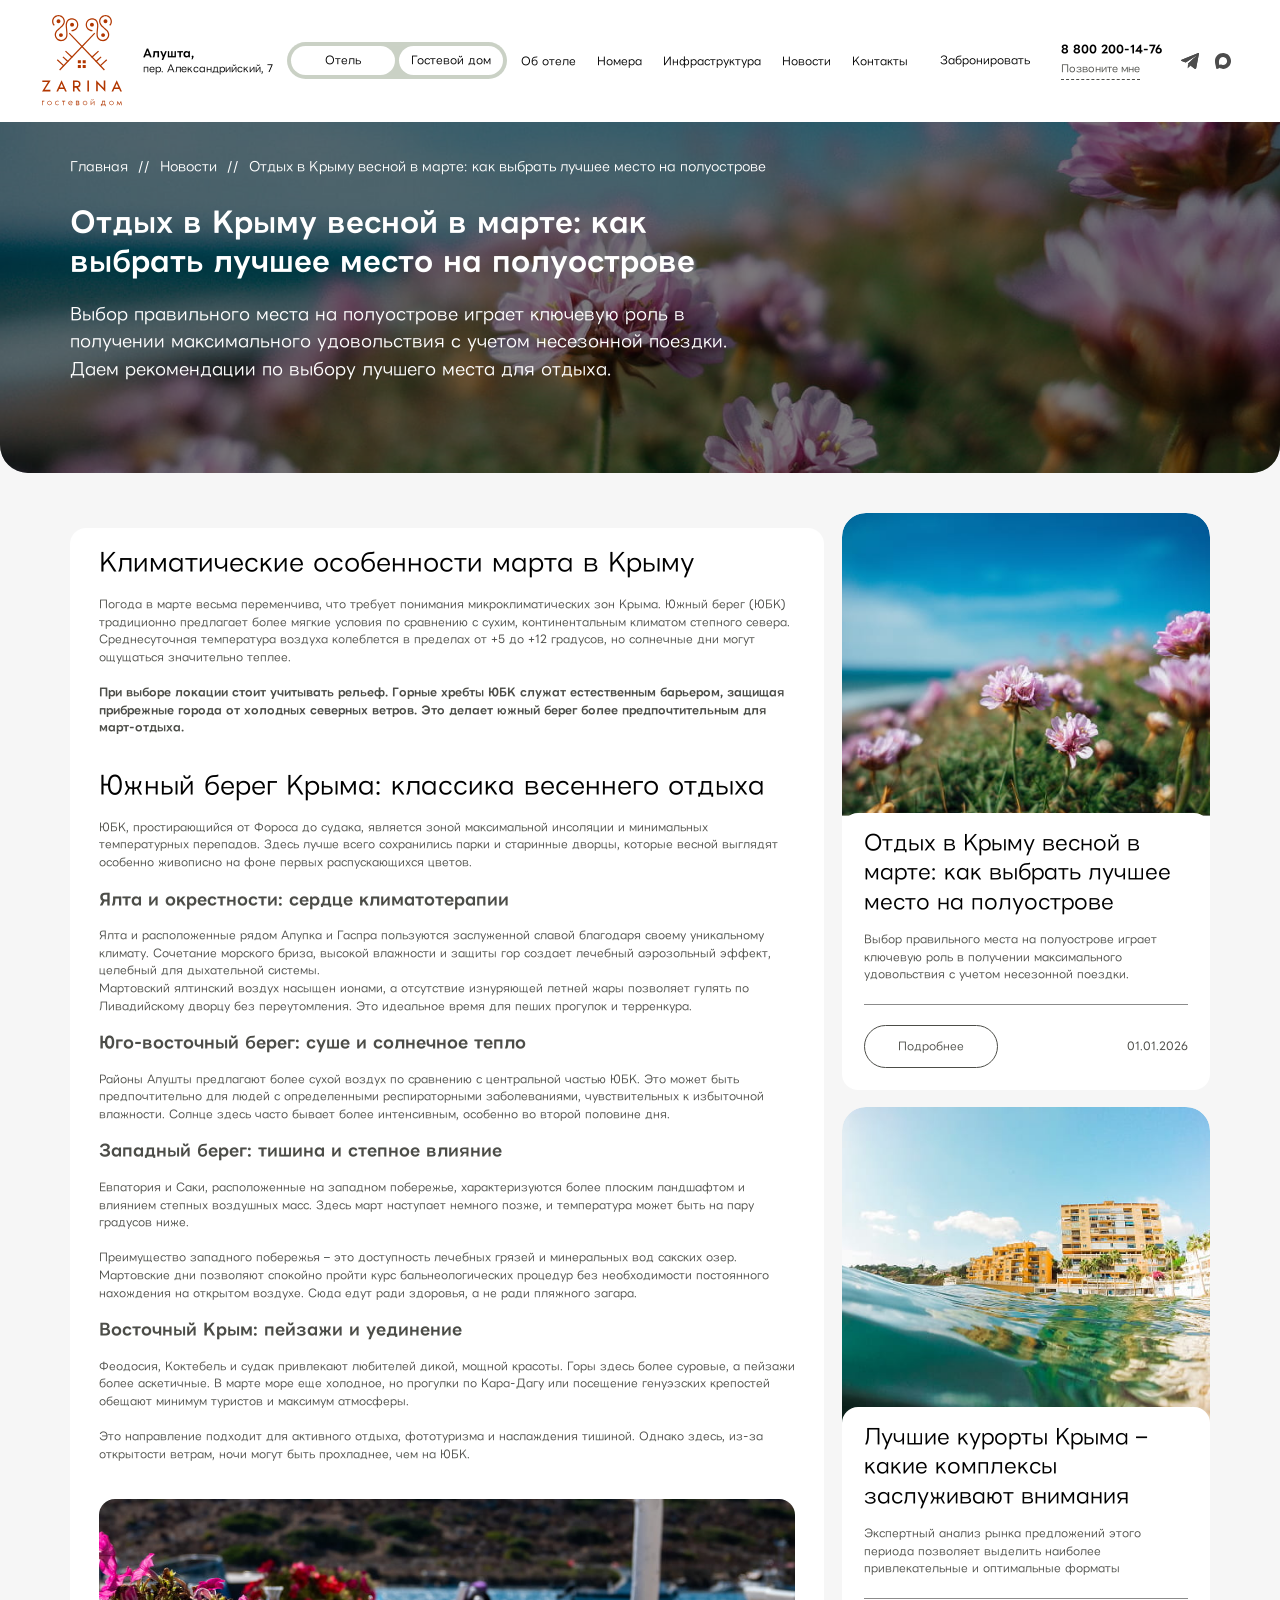
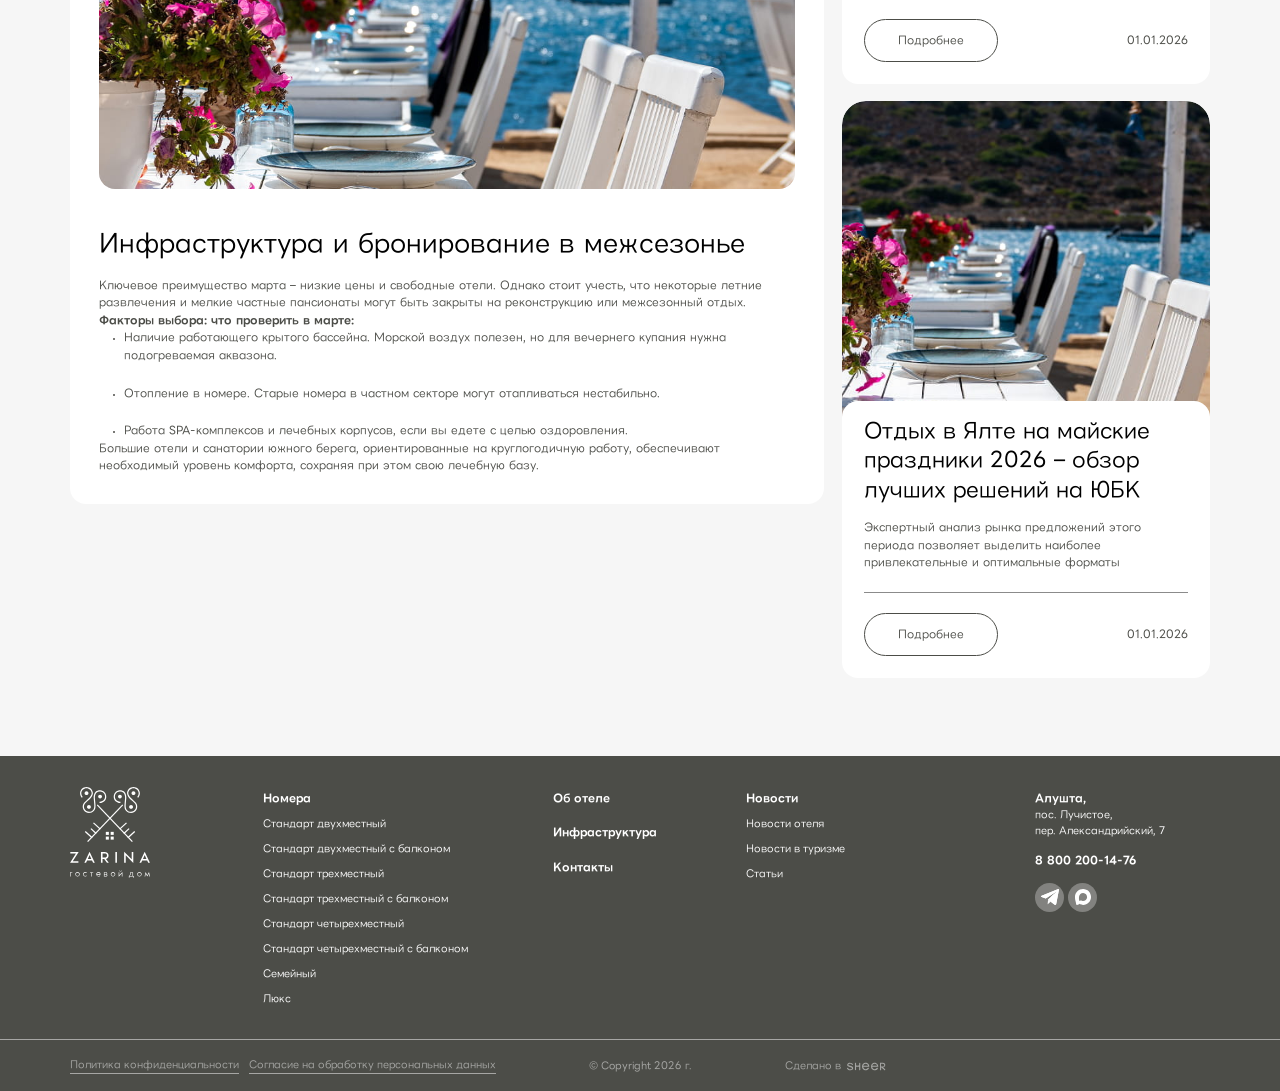
<file: article.html>
<!DOCTYPE html>
<!--[if lt IE 7]><html lang="ru" class="lt-ie9 lt-ie8 lt-ie7"><![endif]-->
<!--[if IE 7]><html lang="ru" class="lt-ie9 lt-ie8"><![endif]-->
<!--[if IE 8]><html lang="ru" class="lt-ie9"><![endif]-->
<!--[if gt IE 8]><!-->
<html lang="ru">
<!--<![endif]-->
<head>
	<meta charset="utf-8" />
	<title>Заголовок</title>
	<meta http-equiv="X-UA-Compatible" content="IE=edge" />
	<meta name="viewport" content="width=device-width, initial-scale=1, maximum-scale=1">
	<meta name="format-detection" content="telephone=no" />
	<link rel="shortcut icon" href="favicon.png" />
	<link rel="stylesheet" href="libs/bootstrap/bootstrap-grid.css" />
	<link rel="stylesheet" href="libs/fontawesome-free-5.12.0-web/css/all.min.css" />
	<link rel="stylesheet" href="libs/fancybox-master/dist/jquery.fancybox.min.css" />
	<link rel="stylesheet" href="libs/datetimepicker/jquery.datetimepicker.min.css" />
	<link rel="stylesheet" href="libs/slick-1.5.9/slick/slick.css" />
	<link rel="stylesheet" href="css/fonts.css" />
	<link rel="stylesheet" href="css/main.css?ver=1.6" />
	<link rel="stylesheet" href="css/media.css?ver=1.6" />
</head>
<body>

	<div class="wrapper wrapper--page">

		<header class="header default">
			<div class="container-fluid">
				<div class="header__wrapper">
					<div class="sandwich">
						<div class="sw-topper"></div>
						<div class="sw-bottom"></div>
						<div class="sw-footer"></div>
					</div>
					<div class="header__left">
						<a href="#" class="logo">
							<img src="img/logo_header.svg" alt="alt">
						</a>
						<div class="header__location"><strong>Алушта,</strong> пер. Александрийский, 7</div>
					</div>
					<div class="header__buttons">
						<a href="#" class="btn-main btn-main--light">Отель</a>
						<a href="#" class="btn-main btn-main--light">Гостевой дом</a>
					</div>
					<nav class="menu">
						<ul class="menu__list">
							<li><a href="#">Об отеле</a></li>
							<li><a href="#">Номера</a></li>
							<li><a href="#">Инфраструктура</a></li>
							<li><a href="#">Новости</a></li>
							<li><a href="#">Контакты</a></li>
						</ul>
					</nav>
					<a href="#" class="btn-main btn-main--light">Забронировать</a>
					<div class="header__contacts">
						<a href="tel:+88002001476" class="phone-main">8 800 200-14-76</a>
						<a href="#" class="link-page">Позвоните мне</a>
					</div>
					<ul class="socials-list">
						<li><a href="#" target="_blank"><img src="img/tg.svg" alt="alt"></a></li>
						<li><a href="#" target="_blank"><img src="img/max.svg" alt="alt"></a></li>
					</ul>
					<a href="tel:+88002001476" class="phone-mobile"><i class="fal fa-phone-alt"></i></a>
				</div>
			</div>
			<div class="menu-mobile">
				<div class="header__buttons">
					<a href="#" class="btn-main btn-main--light">Отель</a>
					<a href="#" class="btn-main btn-main--light">Гостевой дом</a>
				</div>
				<nav class="menu">
					<ul class="menu__list">
						<li><a href="#">Об отеле</a></li>
						<li><a href="#">Номера</a></li>
						<li><a href="#">Инфраструктура</a></li>
						<li><a href="#">Новости</a></li>
						<li><a href="#">Контакты</a></li>
					</ul>
				</nav>
				<a href="#" class="btn-main">Забронировать</a>
				<div class="header__contacts">
					<a href="tel:+88002001476" class="phone-main">8 800 200-14-76</a>
					<a href="#" class="link-page">Позвоните мне</a>
				</div>
				<ul class="socials-list">
					<li><a href="#" target="_blank"><img src="img/tg.svg" alt="alt"></a></li>
					<li><a href="#" target="_blank"><img src="img/max.svg" alt="alt"></a></li>
				</ul>
				<div class="header__location"><strong>Алушта,</strong> пер. Александрийский, 7</div>
			</div>
			<div class="menu-overlay"></div>
		</header>

		<section class="billbord-article">
			<div class="container">
				<ul class="breadcrumbs">
					<li><a href="#">Главная</a></li>
					<li><a href="#">Новости</a></li>
					<li>Отдых в Крыму весной в марте: как выбрать лучшее место на полуострове</li>
				</ul>
				<div class="billbord-article__content">
					<h1 class="billbord-article__title">Отдых в Крыму весной в марте: как выбрать лучшее место на полуострове</h1>
					<div class="billbord-article__text">
						<p>Выбор правильного места на полуострове играет ключевую роль в получении максимального удовольствия c учетом несезонной поездки. Даем рекомендации по выбору лучшего места для отдыха.</p>
					</div>
				</div>
			</div>
		</section>

		<section class="page-article">
			<div class="container">
				<div class="row">
					<div class="col-lg-8">
						<div class="article-content">
							<h2>Климатические особенности марта в Крыму</h2>
							<p>Погода в марте весьма переменчива, что требует понимания микроклиматических зон Крыма. Южный берег (ЮБК) традиционно предлагает более мягкие условия по сравнению с сухим, континентальным климатом степного севера. Среднесуточная температура воздуха колеблется в пределах от +5 до +12 градусов, но солнечные дни могут ощущаться значительно теплее.</p>
							<br>
							<p><strong>При выборе локации стоит учитывать рельеф. Горные хребты ЮБК служат естественным барьером, защищая прибрежные города от холодных северных ветров. Это делает южный берег более предпочтительным для март-отдыха.</strong></p>
							<h2>Южный берег Крыма: классика весеннего отдыха</h2>
							<p>ЮБК, простирающийся от Фороса до судака, является зоной максимальной инсоляции и минимальных температурных перепадов. Здесь лучше всего сохранились парки и старинные дворцы, которые весной выглядят особенно живописно на фоне первых распускающихся цветов.</p>
							<h3>Ялта и окрестности: сердце климатотерапии</h3>
							<p>Ялта и расположенные рядом Алупка и Гаспра пользуются заслуженной славой благодаря своему уникальному климату. Сочетание морского бриза, высокой влажности и защиты гор создает лечебный аэрозольный эффект, целебный для дыхательной системы.</p>
							<p>Мартовский ялтинский воздух насыщен ионами, а отсутствие изнуряющей летней жары позволяет гулять по Ливадийскому дворцу без переутомления. Это идеальное время для пеших прогулок и терренкура.</p>
							<h3>Юго-восточный берег: суше и солнечное тепло</h3>
							<p>Районы Алушты предлагают более сухой воздух по сравнению с центральной частью ЮБК. Это может быть предпочтительно для людей с определенными респираторными заболеваниями, чувствительных к избыточной влажности. Солнце здесь часто бывает более интенсивным, особенно во второй половине дня.</p>
							<h3>Западный берег: тишина и степное влияние</h3>
							<p>Евпатория и Саки, расположенные на западном побережье, характеризуются более плоским ландшафтом и влиянием степных воздушных масс. Здесь март наступает немного позже, и температура может быть на пару градусов ниже.</p>
							<br>
							<p>Преимущество западного побережья – это доступность лечебных грязей и минеральных вод сакских озер. Мартовские дни позволяют спокойно пройти курс бальнеологических процедур без необходимости постоянного нахождения на открытом воздухе. Сюда едут ради здоровья, а не ради пляжного загара.</p>
							<h3>Восточный Крым: пейзажи и уединение</h3>
							<p>Феодосия, Коктебель и судак привлекают любителей дикой, мощной красоты. Горы здесь более суровые, а пейзажи более аскетичные. В марте море еще холодное, но прогулки по Кара-Дагу или посещение генуэзских крепостей обещают минимум туристов и максимум атмосферы.</p>
							<br>
							<p>Это направление подходит для активного отдыха, фототуризма и наслаждения тишиной. Однако здесь, из-за открытости ветрам, ночи могут быть прохладнее, чем на ЮБК.</p>
							<img src="img/article.jpg" alt="alt">
							<h2>Инфраструктура и бронирование в межсезонье</h2>
							<p>Ключевое преимущество марта – низкие цены и свободные отели. Однако стоит учесть, что некоторые летние развлечения и мелкие частные пансионаты могут быть закрыты на реконструкцию или межсезонный отдых.</p>
							<strong>Факторы выбора: что проверить в марте:</strong>
							<ul>
								<li>Наличие работающего крытого бассейна. Морской воздух полезен, но для вечернего купания нужна подогреваемая аквазона.</li>
								<li>Отопление в номере. Старые номера в частном секторе могут отапливаться нестабильно.</li>
								<li>Работа SPA-комплексов и лечебных корпусов, если вы едете с целью оздоровления.</li>
							</ul>
							<p>Большие отели и санатории южного берега, ориентированные на круглогодичную работу, обеспечивают необходимый уровень комфорта, сохраняя при этом свою лечебную базу.</p>
						</div>
					</div>
					<div class="col-lg-4">
						<div class="row row--main">
							<div class="col-lg-12 col-md-6">
								<div class="item-news">
									<a href="#" class="item-news__image">
										<img src="img/news1.jpg" alt="alt">
									</a>
									<div class="item-news__content">
										<a href="#" class="item-news__title">Отдых в Крыму весной в марте: как выбрать лучшее место на полуострове</a>
										<div class="item-news__text">
											<p>Выбор правильного места на полуострове играет ключевую роль в получении максимального удовольствия c учетом несезонной поездки. </p>
										</div>
										<div class="item-news__bottom">
											<a href="#" class="btn-main btn-main--border">Подробнее</a>
											<div class="item-news__date">01.01.2026</div>
										</div>
									</div>
								</div>
							</div>
							<div class="col-lg-12 col-md-6">
								<div class="item-news">
									<a href="#" class="item-news__image">
										<img src="img/news2.jpg" alt="alt">
									</a>
									<div class="item-news__content">
										<a href="#" class="item-news__title">Лучшие курорты Крыма – какие комплексы заслуживают внимания</a>
										<div class="item-news__text">
											<p>Экспертный анализ рынка предложений этого периода позволяет выделить наиболее привлекательные и оптимальные форматы</p>
										</div>
										<div class="item-news__bottom">
											<a href="#" class="btn-main btn-main--border">Подробнее</a>
											<div class="item-news__date">01.01.2026</div>
										</div>
									</div>
								</div>
							</div>
							<div class="col-lg-12 col-md-6">
								<div class="item-news">
									<a href="#" class="item-news__image">
										<img src="img/news3.jpg" alt="alt">
									</a>
									<div class="item-news__content">
										<a href="#" class="item-news__title">Отдых в Ялте на майские праздники 2026 – обзор лучших решений на ЮБК</a>
										<div class="item-news__text">
											<p>Экспертный анализ рынка предложений этого периода позволяет выделить наиболее привлекательные и оптимальные форматы</p>
										</div>
										<div class="item-news__bottom">
											<a href="#" class="btn-main btn-main--border">Подробнее</a>
											<div class="item-news__date">01.01.2026</div>
										</div>
									</div>
								</div>
							</div>
						</div>
					</div>
				</div>
			</div>
		</section>

		<footer class="footer">
			<div class="container">
				<div class="row">
					<div class="col-lg-2">
						<a href="#" class="logo">
							<img src="img/logo.svg" alt="alt">
						</a>
					</div>
					<div class="col-lg-3">
						<div class="footer__title">Номера <i class="far fa-chevron-down"></i></div>
						<div class="footer__content">
							<ul class="footer__nav">
								<li><a href="#">Стандарт двухместный</a></li>
								<li><a href="#">Стандарт двухместный с балконом</a></li>
								<li><a href="#">Стандарт трехместный</a></li>
								<li><a href="#">Стандарт трехместный с балконом</a></li>
								<li><a href="#">Стандарт четырехместный</a></li>
								<li><a href="#">Стандарт четырехместный с балконом</a></li>
								<li><a href="#">Семейный</a></li>
								<li><a href="#">Люкс</a></li>
							</ul>
						</div>
					</div>
					<div class="col-lg-2">
						<ul class="footer__nav footer__nav--big">
							<li><a href="#">Об отеле</a></li>
							<li><a href="#">Инфраструктура</a></li>
							<li><a href="#">Контакты</a></li>
						</ul>
					</div>
					<div class="col-lg-3">
						<div class="footer__title">Новости <i class="far fa-chevron-down"></i></div>
						<div class="footer__content">
							<ul class="footer__nav">
								<li><a href="#">Новости отеля</a></li>
								<li><a href="#">Новости в туризме</a></li>
								<li><a href="#">Статьи</a></li>
							</ul>
						</div>
					</div>
					<div class="col-lg-2">
						<div class="footer__location"><strong>Алушта,</strong> пос. Лучистое, <br>пер. Александрийский, 7</div>
						<a href="tel:+88002001476" class="phone-main">8 800 200-14-76</a>
						<ul class="socials-list">
							<li><a href="#" target="_blank"><img src="img/tg.svg" alt="alt"></a></li>
							<li><a href="#" target="_blank"><img src="img/max.svg" alt="alt"></a></li>
						</ul>
					</div>
				</div>
			</div>
			<div class="footer__bottom">
				<div class="container">
					<div class="footer__wrapper">
						<div class="footer__links">
							<a href="#">Политика конфиденциальности</a>
							<a href="#">Согласие на обработку персональных данных</a>
						</div>
						<div class="copyright">© Copyright 2026 г.</div>
						<div class="create">Сделано в <a href="#" target="_blank"><img src="img/sheer.svg" alt="alt"></a></div>
					</div>
				</div>
			</div>
		</footer>
		
	</div>

	<script src="libs/jquery/jquery-3.6.0.min.js"></script>
	<script src="libs/fancybox-master/dist/jquery.fancybox.min.js"></script>
	<script src="libs/slick-1.5.9/slick/slick.min.js"></script>
	<script src="libs/datetimepicker/jquery.datetimepicker.full.min.js"></script>
	<script src="libs/mask/jquery.maskedinput.js"></script>
	<script src="js/common.js?ver=1.6"></script>
	<!-- Yandex.Metrika counter --><!-- /Yandex.Metrika counter -->
	<!-- Google Analytics counter --><!-- /Google Analytics counter -->
</body>
</html>
</file>
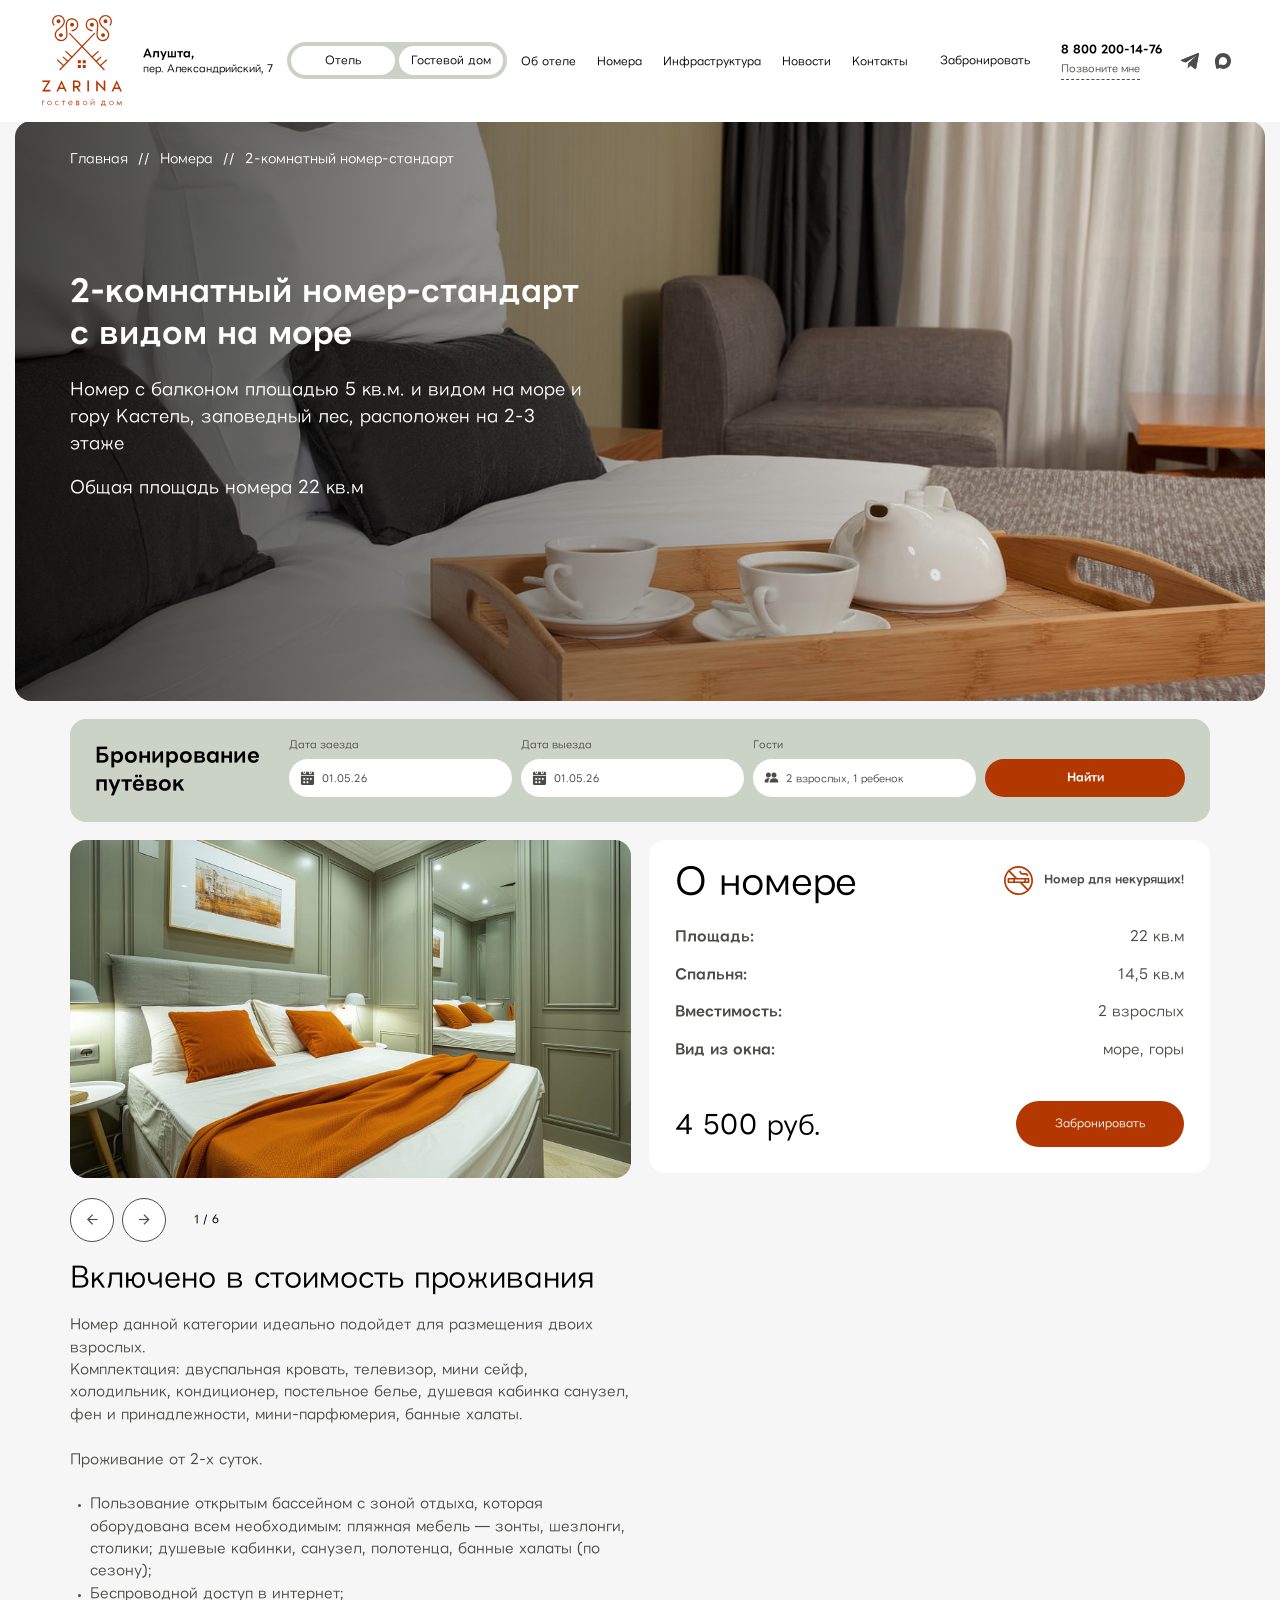
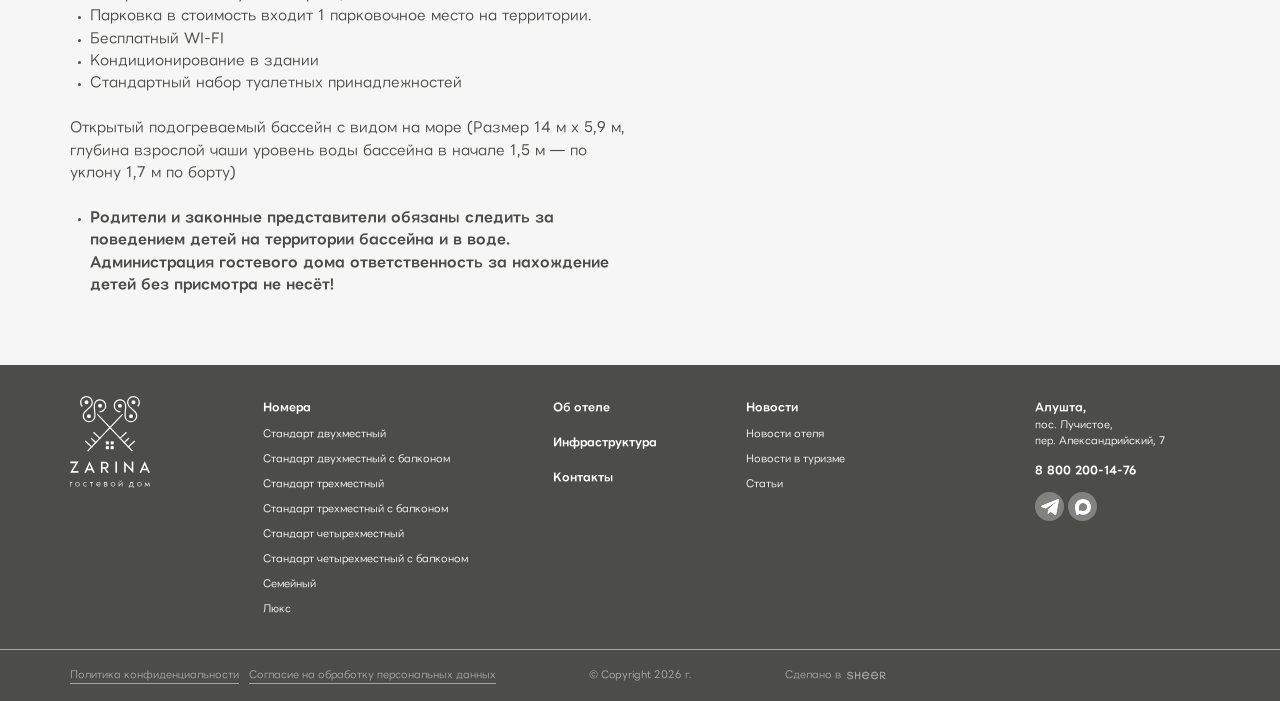
<file: card.html>
<!DOCTYPE html>
<!--[if lt IE 7]><html lang="ru" class="lt-ie9 lt-ie8 lt-ie7"><![endif]-->
<!--[if IE 7]><html lang="ru" class="lt-ie9 lt-ie8"><![endif]-->
<!--[if IE 8]><html lang="ru" class="lt-ie9"><![endif]-->
<!--[if gt IE 8]><!-->
<html lang="ru">
<!--<![endif]-->
<head>
	<meta charset="utf-8" />
	<title>Заголовок</title>
	<meta http-equiv="X-UA-Compatible" content="IE=edge" />
	<meta name="viewport" content="width=device-width, initial-scale=1, maximum-scale=1">
	<meta name="format-detection" content="telephone=no" />
	<link rel="shortcut icon" href="favicon.png" />
	<link rel="stylesheet" href="libs/bootstrap/bootstrap-grid.css" />
	<link rel="stylesheet" href="libs/fontawesome-free-5.12.0-web/css/all.min.css" />
	<link rel="stylesheet" href="libs/fancybox-master/dist/jquery.fancybox.min.css" />
	<link rel="stylesheet" href="libs/datetimepicker/jquery.datetimepicker.min.css" />
	<link rel="stylesheet" href="libs/slick-1.5.9/slick/slick.css" />
	<link rel="stylesheet" href="css/fonts.css" />
	<link rel="stylesheet" href="css/main.css?ver=1.2" />
	<link rel="stylesheet" href="css/media.css?ver=1.2" />
</head>
<body>

	<div class="wrapper wrapper--page">

		<header class="header default">
			<div class="container-fluid">
				<div class="header__wrapper">
					<div class="sandwich">
						<div class="sw-topper"></div>
						<div class="sw-bottom"></div>
						<div class="sw-footer"></div>
					</div>
					<div class="header__left">
						<a href="#" class="logo">
							<img src="img/logo_header.svg" alt="alt">
						</a>
						<div class="header__location"><strong>Алушта,</strong> пер. Александрийский, 7</div>
					</div>
					<div class="header__buttons">
						<a href="#" class="btn-main btn-main--light">Отель</a>
						<a href="#" class="btn-main btn-main--light">Гостевой дом</a>
					</div>
					<nav class="menu">
						<ul class="menu__list">
							<li><a href="#">Об отеле</a></li>
							<li><a href="#">Номера</a></li>
							<li><a href="#">Инфраструктура</a></li>
							<li><a href="#">Новости</a></li>
							<li><a href="#">Контакты</a></li>
						</ul>
					</nav>
					<a href="#" class="btn-main btn-main--light">Забронировать</a>
					<div class="header__contacts">
						<a href="tel:+88002001476" class="phone-main">8 800 200-14-76</a>
						<a href="#" class="link-page">Позвоните мне</a>
					</div>
					<ul class="socials-list">
						<li><a href="#" target="_blank"><img src="img/tg.svg" alt="alt"></a></li>
						<li><a href="#" target="_blank"><img src="img/max.svg" alt="alt"></a></li>
					</ul>
					<a href="tel:+88002001476" class="phone-mobile"><i class="fal fa-phone-alt"></i></a>
				</div>
			</div>
			<div class="menu-mobile">
				<div class="header__buttons">
					<a href="#" class="btn-main btn-main--light">Отель</a>
					<a href="#" class="btn-main btn-main--light">Гостевой дом</a>
				</div>
				<nav class="menu">
					<ul class="menu__list">
						<li><a href="#">Об отеле</a></li>
						<li><a href="#">Номера</a></li>
						<li><a href="#">Инфраструктура</a></li>
						<li><a href="#">Новости</a></li>
						<li><a href="#">Контакты</a></li>
					</ul>
				</nav>
				<a href="#" class="btn-main">Забронировать</a>
				<div class="header__contacts">
					<a href="tel:+88002001476" class="phone-main">8 800 200-14-76</a>
					<a href="#" class="link-page">Позвоните мне</a>
				</div>
				<ul class="socials-list">
					<li><a href="#" target="_blank"><img src="img/tg.svg" alt="alt"></a></li>
					<li><a href="#" target="_blank"><img src="img/max.svg" alt="alt"></a></li>
				</ul>
				<div class="header__location"><strong>Алушта,</strong> пер. Александрийский, 7</div>
			</div>
			<div class="menu-overlay"></div>
		</header>

		<section class="billbord-card">
			<div class="container">
				<ul class="breadcrumbs">
					<li><a href="#">Главная</a></li>
					<li><a href="#">Номера</a></li>
					<li>2-комнатный номер-стандарт</li>
				</ul>
				<div class="billbord-card__content">
					<h1 class="billbord-card__title">2-комнатный номер-стандарт с видом на море</h1>
					<div class="billbord-card__text">
						<p>Номер с балконом площадью 5 кв.м. и видом на море и гору Кастель, заповедный лес, расположен на 2-3 этаже</p>
						<p>Общая площадь номера 22 кв.м</p>
					</div>
				</div>
			</div>
		</section>

		<section class="page-card">
			<div class="container">
				<div class="form-booking form-booking--page">
					<form>
						<div class="form-booking__line">
							<div class="form-booking__title">Бронирование путёвок</div>
							<div class="item-form item-form--date">
								<div class="item-form__title">Дата заезда</div>
								<input type="text" id="date-start" placeholder="01.05.26">
							</div>
							<div class="item-form item-form--date">
								<div class="item-form__title">Дата выезда</div>
								<input type="text" id="date-end" placeholder="01.05.26">
							</div>
							<div class="item-form item-form--people">
								<div class="item-form__title">Гости</div>
								<input type="text" placeholder="2 взрослых, 1 ребенок">
							</div>
							<input type="submit" class="btn-main" value="Найти">
						</div>
					</form>
				</div>
				<div class="row">
					<div class="col-lg-6">
						<div class="slider-wrapper">
							<div class="slider-card">
								<div>
									<a href="img/slide_card1.jpg" class="slider-card__image fancybox" data-fancybox="card">
										<img src="img/slide_card1.jpg" alt="alt">
									</a>
								</div>
								<div>
									<a href="img/slide_card1.jpg" class="slider-card__image fancybox" data-fancybox="card">
										<img src="img/slide_card1.jpg" alt="alt">
									</a>
								</div>
								<div>
									<a href="img/slide_card1.jpg" class="slider-card__image fancybox" data-fancybox="card">
										<img src="img/slide_card1.jpg" alt="alt">
									</a>
								</div>
								<div>
									<a href="img/slide_card1.jpg" class="slider-card__image fancybox" data-fancybox="card">
										<img src="img/slide_card1.jpg" alt="alt">
									</a>
								</div>
								<div>
									<a href="img/slide_card1.jpg" class="slider-card__image fancybox" data-fancybox="card">
										<img src="img/slide_card1.jpg" alt="alt">
									</a>
								</div>
								<div>
									<a href="img/slide_card1.jpg" class="slider-card__image fancybox" data-fancybox="card">
										<img src="img/slide_card1.jpg" alt="alt">
									</a>
								</div>
							</div>
							<div class="slider-controls">
								<div class="slider-controls__counts">
									<div class="slider-controls__number"></div>
									/
									<div class="slider-controls__total"></div>
								</div>
							</div>
						</div>
						<div class="card-about">
							<h2>Включено в стоимость проживания</h2>
							<p>Номер данной категории идеально подойдет для размещения двоих взрослых.</p>
							<p>Комплектация: двуспальная кровать, телевизор, мини сейф, холодильник, кондиционер, постельное белье, душевая кабинка санузел, фен и принадлежности, мини-парфюмерия, банные халаты.</p>
							<br>
							<p>Проживание от 2-х суток.</p>
							<br>
							<ul>
								<li>Пользование открытым бассейном с зоной отдыха, которая оборудована всем необходимым: пляжная мебель — зонты, шезлонги, столики; душевые кабинки, санузел, полотенца, банные халаты (по сезону);</li>
								<li>Беспроводной доступ в интернет;</li>
								<li>Парковка в стоимость входит 1 парковочное место на территории.</li>
								<li>Бесплатный WI-FI</li>
								<li>Кондиционирование в здании</li>
								<li>Стандартный набор туалетных принадлежностей</li>
							</ul>
							<br>
							<p>Открытый подогреваемый бассейн с видом на море (Размер 14 м х 5,9 м, глубина взрослой чаши уровень воды бассейна в начале 1,5 м — по уклону 1,7 м по борту)</p>
							<br>
							<ul>
								<li><strong>Родители и законные представители обязаны следить за поведением детей на территории бассейна и в воде. Администрация гостевого дома ответственность за нахождение детей без присмотра не несёт!</strong></li>
							</ul>
						</div>
					</div>
					<div class="col-lg-6">
						<div class="card-info">
							<div class="card-info__head">
								<div class="card-info__title">О номере</div>
								<div class="card-info__warning">
									<img src="img/dontsmoke.svg" alt="alt">
									Номер для некурящих!
								</div>
							</div>
							<div class="card-info__features">
								<div class="feature">
									<div class="feature__title">Площадь:</div>
									<div class="feature__value">22 кв.м</div>
								</div>
								<div class="feature">
									<div class="feature__title">Спальня:</div>
									<div class="feature__value">14,5 кв.м</div>
								</div>
								<div class="feature">
									<div class="feature__title">Вместимость:</div>
									<div class="feature__value">2 взрослых</div>
								</div>
								<div class="feature">
									<div class="feature__title">Вид из окна:</div>
									<div class="feature__value">море, горы</div>
								</div>
							</div>
							<div class="card-info__bottom">
								<div class="price-main">4 500 руб.</div>
								<a href="#" class="btn-main">Забронировать</a>
							</div>
						</div>
					</div>
				</div>
			</div>
		</section>

		<footer class="footer">
			<div class="container">
				<div class="row">
					<div class="col-lg-2">
						<a href="#" class="logo">
							<img src="img/logo.svg" alt="alt">
						</a>
					</div>
					<div class="col-lg-3">
						<div class="footer__title">Номера <i class="far fa-chevron-down"></i></div>
						<div class="footer__content">
							<ul class="footer__nav">
								<li><a href="#">Стандарт двухместный</a></li>
								<li><a href="#">Стандарт двухместный с балконом</a></li>
								<li><a href="#">Стандарт трехместный</a></li>
								<li><a href="#">Стандарт трехместный с балконом</a></li>
								<li><a href="#">Стандарт четырехместный</a></li>
								<li><a href="#">Стандарт четырехместный с балконом</a></li>
								<li><a href="#">Семейный</a></li>
								<li><a href="#">Люкс</a></li>
							</ul>
						</div>
					</div>
					<div class="col-lg-2">
						<ul class="footer__nav footer__nav--big">
							<li><a href="#">Об отеле</a></li>
							<li><a href="#">Инфраструктура</a></li>
							<li><a href="#">Контакты</a></li>
						</ul>
					</div>
					<div class="col-lg-3">
						<div class="footer__title">Новости <i class="far fa-chevron-down"></i></div>
						<div class="footer__content">
							<ul class="footer__nav">
								<li><a href="#">Новости отеля</a></li>
								<li><a href="#">Новости в туризме</a></li>
								<li><a href="#">Статьи</a></li>
							</ul>
						</div>
					</div>
					<div class="col-lg-2">
						<div class="footer__location"><strong>Алушта,</strong> пос. Лучистое, <br>пер. Александрийский, 7</div>
						<a href="tel:+88002001476" class="phone-main">8 800 200-14-76</a>
						<ul class="socials-list">
							<li><a href="#" target="_blank"><img src="img/tg.svg" alt="alt"></a></li>
							<li><a href="#" target="_blank"><img src="img/max.svg" alt="alt"></a></li>
						</ul>
					</div>
				</div>
			</div>
			<div class="footer__bottom">
				<div class="container">
					<div class="footer__wrapper">
						<div class="footer__links">
							<a href="#">Политика конфиденциальности</a>
							<a href="#">Согласие на обработку персональных данных</a>
						</div>
						<div class="copyright">© Copyright 2026 г.</div>
						<div class="create">Сделано в <a href="#" target="_blank"><img src="img/sheer.svg" alt="alt"></a></div>
					</div>
				</div>
			</div>
		</footer>
		
	</div>

	<script src="libs/jquery/jquery-3.6.0.min.js"></script>
	<script src="libs/fancybox-master/dist/jquery.fancybox.min.js"></script>
	<script src="libs/slick-1.5.9/slick/slick.min.js"></script>
	<script src="libs/datetimepicker/jquery.datetimepicker.full.min.js"></script>
	<script src="libs/mask/jquery.maskedinput.js"></script>
	<script src="js/common.js?ver=1.2"></script>
	<!-- Yandex.Metrika counter --><!-- /Yandex.Metrika counter -->
	<!-- Google Analytics counter --><!-- /Google Analytics counter -->
</body>
</html>
</file>
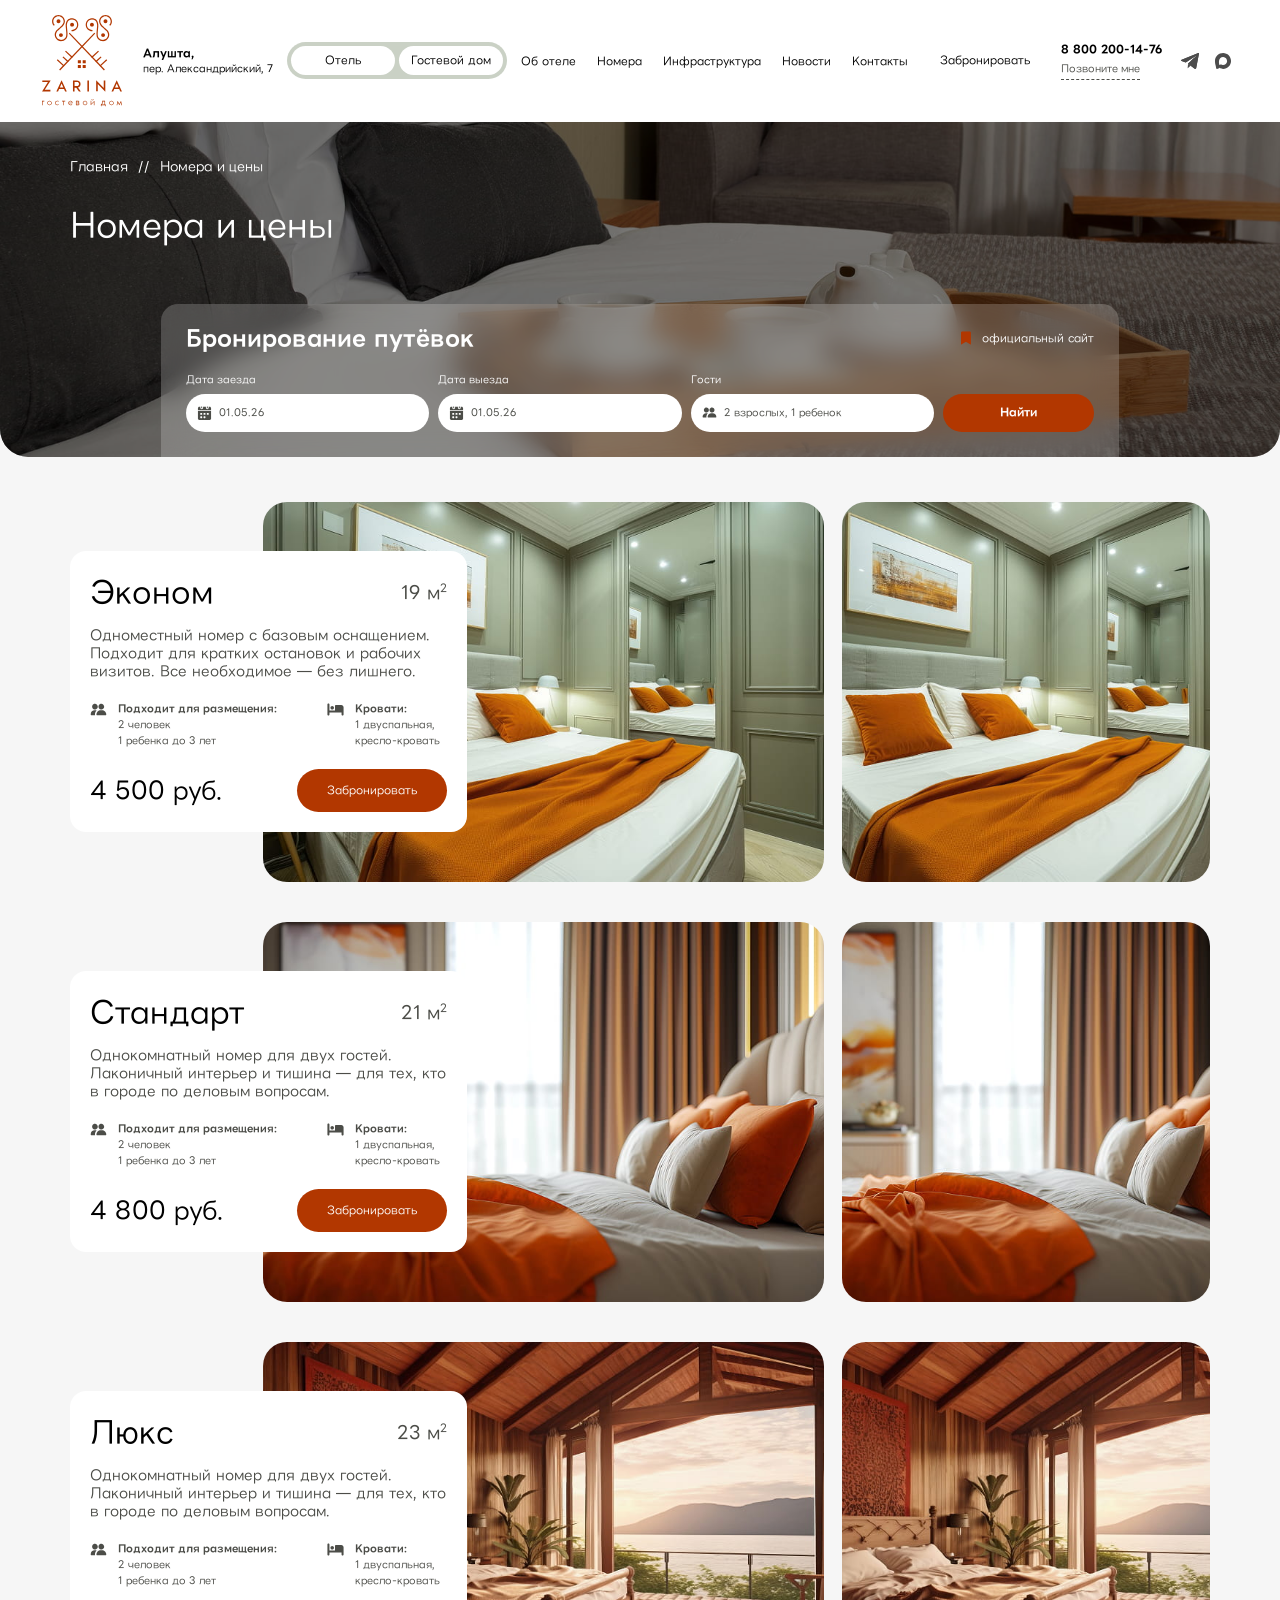
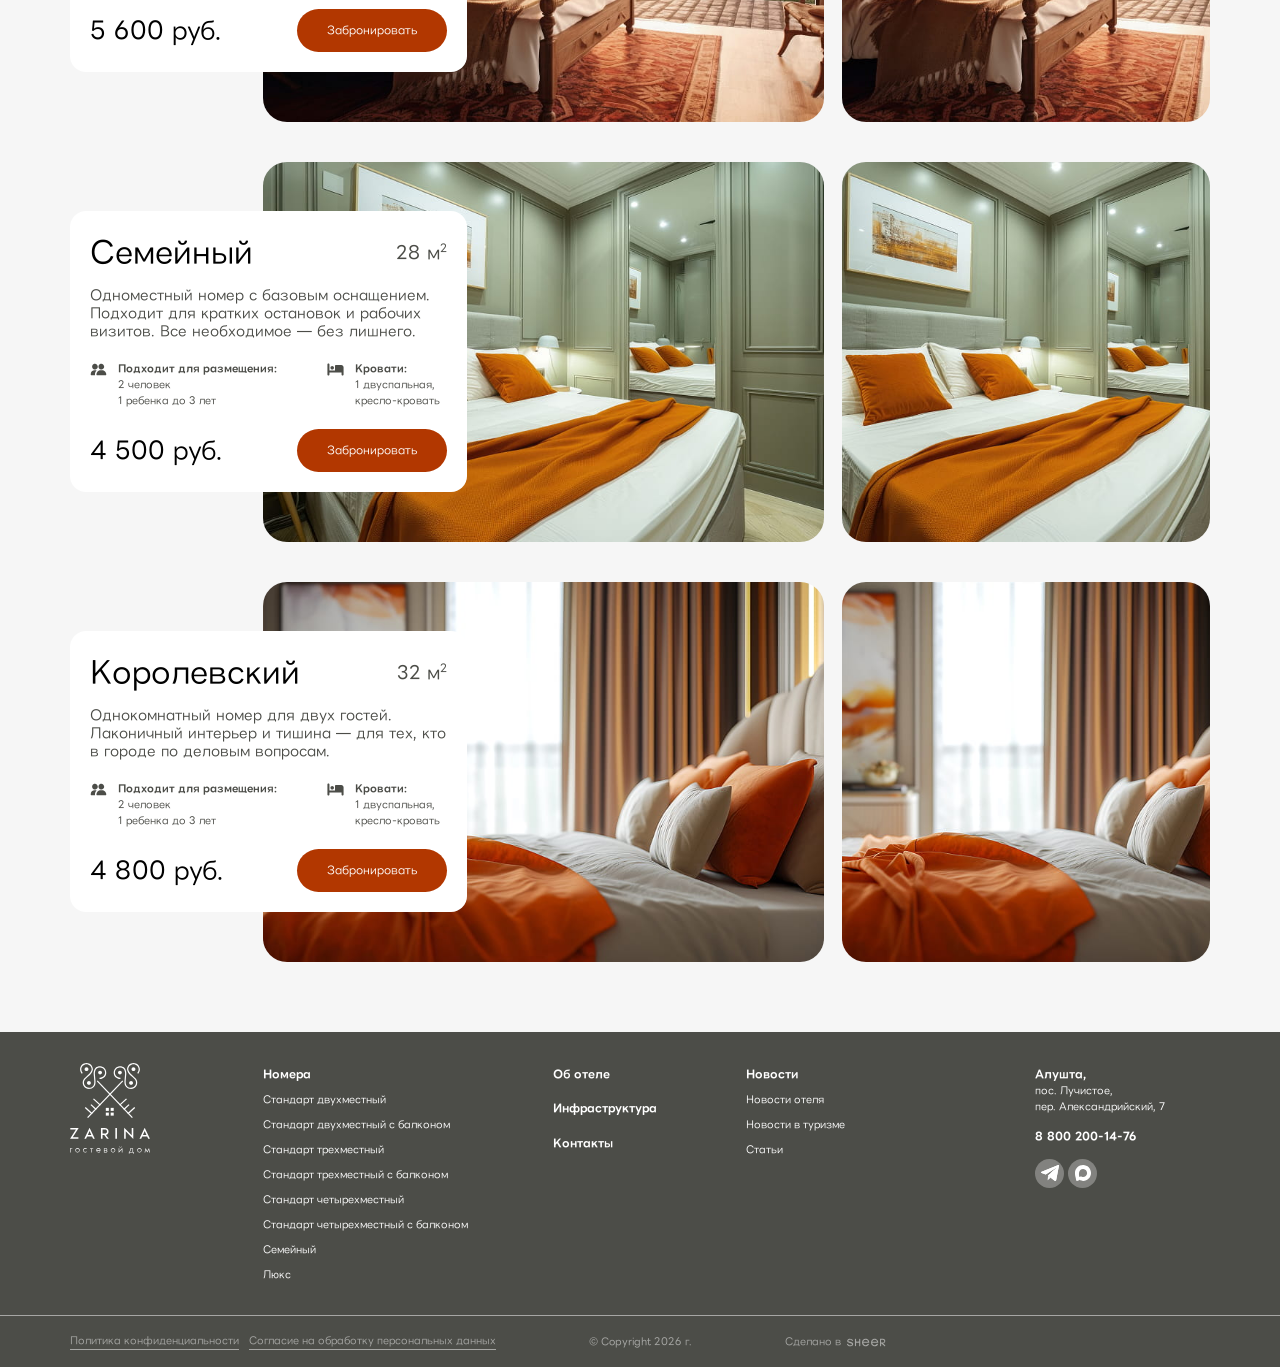
<file: catalog.html>
<!DOCTYPE html>
<!--[if lt IE 7]><html lang="ru" class="lt-ie9 lt-ie8 lt-ie7"><![endif]-->
<!--[if IE 7]><html lang="ru" class="lt-ie9 lt-ie8"><![endif]-->
<!--[if IE 8]><html lang="ru" class="lt-ie9"><![endif]-->
<!--[if gt IE 8]><!-->
<html lang="ru">
<!--<![endif]-->
<head>
	<meta charset="utf-8" />
	<title>Заголовок</title>
	<meta http-equiv="X-UA-Compatible" content="IE=edge" />
	<meta name="viewport" content="width=device-width, initial-scale=1, maximum-scale=1">
	<meta name="format-detection" content="telephone=no" />
	<link rel="shortcut icon" href="favicon.png" />
	<link rel="stylesheet" href="libs/bootstrap/bootstrap-grid.css" />
	<link rel="stylesheet" href="libs/fontawesome-free-5.12.0-web/css/all.min.css" />
	<link rel="stylesheet" href="libs/fancybox-master/dist/jquery.fancybox.min.css" />
	<link rel="stylesheet" href="libs/datetimepicker/jquery.datetimepicker.min.css" />
	<link rel="stylesheet" href="libs/slick-1.5.9/slick/slick.css" />
	<link rel="stylesheet" href="css/fonts.css" />
	<link rel="stylesheet" href="css/main.css?ver=1.6" />
	<link rel="stylesheet" href="css/media.css?ver=1.6" />
</head>
<body>

	<div class="wrapper wrapper--page">

		<header class="header default">
			<div class="container-fluid">
				<div class="header__wrapper">
					<div class="sandwich">
						<div class="sw-topper"></div>
						<div class="sw-bottom"></div>
						<div class="sw-footer"></div>
					</div>
					<div class="header__left">
						<a href="#" class="logo">
							<img src="img/logo_header.svg" alt="alt">
						</a>
						<div class="header__location"><strong>Алушта,</strong> пер. Александрийский, 7</div>
					</div>
					<div class="header__buttons">
						<a href="#" class="btn-main btn-main--light">Отель</a>
						<a href="#" class="btn-main btn-main--light">Гостевой дом</a>
					</div>
					<nav class="menu">
						<ul class="menu__list">
							<li><a href="#">Об отеле</a></li>
							<li><a href="#">Номера</a></li>
							<li><a href="#">Инфраструктура</a></li>
							<li><a href="#">Новости</a></li>
							<li><a href="#">Контакты</a></li>
						</ul>
					</nav>
					<a href="#" class="btn-main btn-main--light">Забронировать</a>
					<div class="header__contacts">
						<a href="tel:+88002001476" class="phone-main">8 800 200-14-76</a>
						<a href="#" class="link-page">Позвоните мне</a>
					</div>
					<ul class="socials-list">
						<li><a href="#" target="_blank"><img src="img/tg.svg" alt="alt"></a></li>
						<li><a href="#" target="_blank"><img src="img/max.svg" alt="alt"></a></li>
					</ul>
					<a href="tel:+88002001476" class="phone-mobile"><i class="fal fa-phone-alt"></i></a>
				</div>
			</div>
			<div class="menu-mobile">
				<div class="header__buttons">
					<a href="#" class="btn-main btn-main--light">Отель</a>
					<a href="#" class="btn-main btn-main--light">Гостевой дом</a>
				</div>
				<nav class="menu">
					<ul class="menu__list">
						<li><a href="#">Об отеле</a></li>
						<li><a href="#">Номера</a></li>
						<li><a href="#">Инфраструктура</a></li>
						<li><a href="#">Новости</a></li>
						<li><a href="#">Контакты</a></li>
					</ul>
				</nav>
				<a href="#" class="btn-main">Забронировать</a>
				<div class="header__contacts">
					<a href="tel:+88002001476" class="phone-main">8 800 200-14-76</a>
					<a href="#" class="link-page">Позвоните мне</a>
				</div>
				<ul class="socials-list">
					<li><a href="#" target="_blank"><img src="img/tg.svg" alt="alt"></a></li>
					<li><a href="#" target="_blank"><img src="img/max.svg" alt="alt"></a></li>
				</ul>
				<div class="header__location"><strong>Алушта,</strong> пер. Александрийский, 7</div>
			</div>
			<div class="menu-overlay"></div>
		</header>

		<section class="billbord-catalog">
			<div class="container">
				<ul class="breadcrumbs">
					<li><a href="#">Главная</a></li>
					<li>Номера и цены</li>
				</ul>
				<h1 class="title-section">Номера и цены</h1>
				<div class="form-booking">
					<div class="form-booking__head">
						<div class="form-booking__title">Бронирование путёвок</div>
						<div class="form-booking__official"><i class="fas fa-bookmark"></i> официальный сайт</div>
					</div>
					<form>
						<div class="form-booking__line">
							<div class="item-form item-form--date">
								<div class="item-form__title">Дата заезда</div>
								<input type="text" id="date-start" placeholder="01.05.26">
							</div>
							<div class="item-form item-form--date">
								<div class="item-form__title">Дата выезда</div>
								<input type="text" id="date-end" placeholder="01.05.26">
							</div>
							<div class="item-form item-form--people">
								<div class="item-form__title">Гости</div>
								<input type="text" placeholder="2 взрослых, 1 ребенок">
							</div>
							<input type="submit" class="btn-main" value="Найти">
						</div>
					</form>
				</div>
			</div>
		</section>

		<section class="page-catalog">
			<div class="container">
				<div class="unit-catalog">
					<div class="row">
						<div class="col-lg-2">
							<div class="unit-catalog__content">
								<div class="unit-catalog__head">
									<h2 class="unit-catalog__title">Эконом</h2>
									<div class="unit-catalog__area">19 м<sup>2</sup></div>
								</div>
								<div class="unit-catalog__text">
									<p>Одноместный номер с базовым оснащением. Подходит для кратких остановок и рабочих визитов. Все необходимое — без лишнего.</p>
								</div>
								<div class="properties">
									<div class="properties__item">
										<div class="properties__item-icon">
											<img src="img/people.svg" alt="alt">
										</div>
										<div class="properties__item-content">
											<p><strong>Подходит для размещения:</strong></p>
											<p>2 человек</p>
											<p>1 ребенка до 3 лет</p>
										</div>
									</div>
									<div class="properties__item">
										<div class="properties__item-icon">
											<img src="img/bed.svg" alt="alt">
										</div>
										<div class="properties__item-content">
											<p><strong>Кровати:</strong></p>
											<p>1 двуспальная, кресло-кровать</p>
										</div>
									</div>
								</div>
								<div class="unit-catalog__bottom">
									<div class="price-main">4 500 руб.</div>
									<a href="#" class="btn-main">Забронировать</a>
								</div>
							</div>
						</div>
						<div class="col-lg-6 col-7">
							<div class="unit-catalog__image">
								<img src="img/catalog1_1.jpg" alt="alt">
							</div>
						</div>
						<div class="col-lg-4 col-5">
							<div class="unit-catalog__image">
								<img src="img/catalog1_2.jpg" alt="alt">
							</div>
						</div>
					</div>
				</div>
				<div class="unit-catalog">
					<div class="row">
						<div class="col-lg-2">
							<div class="unit-catalog__content">
								<div class="unit-catalog__head">
									<h2 class="unit-catalog__title">Стандарт</h2>
									<div class="unit-catalog__area">21 м<sup>2</sup></div>
								</div>
								<div class="unit-catalog__text">
									<p>Однокомнатный номер для двух гостей. Лаконичный интерьер и тишина — для тех, кто в городе по деловым вопросам.</p>
								</div>
								<div class="properties">
									<div class="properties__item">
										<div class="properties__item-icon">
											<img src="img/people.svg" alt="alt">
										</div>
										<div class="properties__item-content">
											<p><strong>Подходит для размещения:</strong></p>
											<p>2 человек</p>
											<p>1 ребенка до 3 лет</p>
										</div>
									</div>
									<div class="properties__item">
										<div class="properties__item-icon">
											<img src="img/bed.svg" alt="alt">
										</div>
										<div class="properties__item-content">
											<p><strong>Кровати:</strong></p>
											<p>1 двуспальная, кресло-кровать</p>
										</div>
									</div>
								</div>
								<div class="unit-catalog__bottom">
									<div class="price-main">4 800 руб.</div>
									<a href="#" class="btn-main">Забронировать</a>
								</div>
							</div>
						</div>
						<div class="col-lg-6 col-7">
							<div class="unit-catalog__image">
								<img src="img/catalog2_1.jpg" alt="alt">
							</div>
						</div>
						<div class="col-lg-4 col-5">
							<div class="unit-catalog__image">
								<img src="img/catalog2_2.jpg" alt="alt">
							</div>
						</div>
					</div>
				</div>
				<div class="unit-catalog">
					<div class="row">
						<div class="col-lg-2">
							<div class="unit-catalog__content">
								<div class="unit-catalog__head">
									<h2 class="unit-catalog__title">Люкс</h2>
									<div class="unit-catalog__area">23 м<sup>2</sup></div>
								</div>
								<div class="unit-catalog__text">
									<p>Однокомнатный номер для двух гостей. Лаконичный интерьер и тишина — для тех, кто в городе по деловым вопросам.</p>
								</div>
								<div class="properties">
									<div class="properties__item">
										<div class="properties__item-icon">
											<img src="img/people.svg" alt="alt">
										</div>
										<div class="properties__item-content">
											<p><strong>Подходит для размещения:</strong></p>
											<p>2 человек</p>
											<p>1 ребенка до 3 лет</p>
										</div>
									</div>
									<div class="properties__item">
										<div class="properties__item-icon">
											<img src="img/bed.svg" alt="alt">
										</div>
										<div class="properties__item-content">
											<p><strong>Кровати:</strong></p>
											<p>1 двуспальная, кресло-кровать</p>
										</div>
									</div>
								</div>
								<div class="unit-catalog__bottom">
									<div class="price-main">5 600 руб.</div>
									<a href="#" class="btn-main">Забронировать</a>
								</div>
							</div>
						</div>
						<div class="col-lg-6 col-7">
							<div class="unit-catalog__image">
								<img src="img/catalog3_1.jpg" alt="alt">
							</div>
						</div>
						<div class="col-lg-4 col-5">
							<div class="unit-catalog__image">
								<img src="img/catalog3_2.jpg" alt="alt">
							</div>
						</div>
					</div>
				</div>
				<div class="unit-catalog">
					<div class="row">
						<div class="col-lg-2">
							<div class="unit-catalog__content">
								<div class="unit-catalog__head">
									<h2 class="unit-catalog__title">Семейный</h2>
									<div class="unit-catalog__area">28 м<sup>2</sup></div>
								</div>
								<div class="unit-catalog__text">
									<p>Одноместный номер с базовым оснащением. Подходит для кратких остановок и рабочих визитов. Все необходимое — без лишнего.</p>
								</div>
								<div class="properties">
									<div class="properties__item">
										<div class="properties__item-icon">
											<img src="img/people.svg" alt="alt">
										</div>
										<div class="properties__item-content">
											<p><strong>Подходит для размещения:</strong></p>
											<p>2 человек</p>
											<p>1 ребенка до 3 лет</p>
										</div>
									</div>
									<div class="properties__item">
										<div class="properties__item-icon">
											<img src="img/bed.svg" alt="alt">
										</div>
										<div class="properties__item-content">
											<p><strong>Кровати:</strong></p>
											<p>1 двуспальная, кресло-кровать</p>
										</div>
									</div>
								</div>
								<div class="unit-catalog__bottom">
									<div class="price-main">4 500 руб.</div>
									<a href="#" class="btn-main">Забронировать</a>
								</div>
							</div>
						</div>
						<div class="col-lg-6 col-7">
							<div class="unit-catalog__image">
								<img src="img/catalog1_1.jpg" alt="alt">
							</div>
						</div>
						<div class="col-lg-4 col-5">
							<div class="unit-catalog__image">
								<img src="img/catalog1_2.jpg" alt="alt">
							</div>
						</div>
					</div>
				</div>
				<div class="unit-catalog">
					<div class="row">
						<div class="col-lg-2">
							<div class="unit-catalog__content">
								<div class="unit-catalog__head">
									<h2 class="unit-catalog__title">Королевский</h2>
									<div class="unit-catalog__area">32 м<sup>2</sup></div>
								</div>
								<div class="unit-catalog__text">
									<p>Однокомнатный номер для двух гостей. Лаконичный интерьер и тишина — для тех, кто в городе по деловым вопросам.</p>
								</div>
								<div class="properties">
									<div class="properties__item">
										<div class="properties__item-icon">
											<img src="img/people.svg" alt="alt">
										</div>
										<div class="properties__item-content">
											<p><strong>Подходит для размещения:</strong></p>
											<p>2 человек</p>
											<p>1 ребенка до 3 лет</p>
										</div>
									</div>
									<div class="properties__item">
										<div class="properties__item-icon">
											<img src="img/bed.svg" alt="alt">
										</div>
										<div class="properties__item-content">
											<p><strong>Кровати:</strong></p>
											<p>1 двуспальная, кресло-кровать</p>
										</div>
									</div>
								</div>
								<div class="unit-catalog__bottom">
									<div class="price-main">4 800 руб.</div>
									<a href="#" class="btn-main">Забронировать</a>
								</div>
							</div>
						</div>
						<div class="col-lg-6 col-7">
							<div class="unit-catalog__image">
								<img src="img/catalog2_1.jpg" alt="alt">
							</div>
						</div>
						<div class="col-lg-4 col-5">
							<div class="unit-catalog__image">
								<img src="img/catalog2_2.jpg" alt="alt">
							</div>
						</div>
					</div>
				</div>
			</div>
		</section>

		<footer class="footer">
			<div class="container">
				<div class="row">
					<div class="col-lg-2">
						<a href="#" class="logo">
							<img src="img/logo.svg" alt="alt">
						</a>
					</div>
					<div class="col-lg-3">
						<div class="footer__title">Номера <i class="far fa-chevron-down"></i></div>
						<div class="footer__content">
							<ul class="footer__nav">
								<li><a href="#">Стандарт двухместный</a></li>
								<li><a href="#">Стандарт двухместный с балконом</a></li>
								<li><a href="#">Стандарт трехместный</a></li>
								<li><a href="#">Стандарт трехместный с балконом</a></li>
								<li><a href="#">Стандарт четырехместный</a></li>
								<li><a href="#">Стандарт четырехместный с балконом</a></li>
								<li><a href="#">Семейный</a></li>
								<li><a href="#">Люкс</a></li>
							</ul>
						</div>
					</div>
					<div class="col-lg-2">
						<ul class="footer__nav footer__nav--big">
							<li><a href="#">Об отеле</a></li>
							<li><a href="#">Инфраструктура</a></li>
							<li><a href="#">Контакты</a></li>
						</ul>
					</div>
					<div class="col-lg-3">
						<div class="footer__title">Новости <i class="far fa-chevron-down"></i></div>
						<div class="footer__content">
							<ul class="footer__nav">
								<li><a href="#">Новости отеля</a></li>
								<li><a href="#">Новости в туризме</a></li>
								<li><a href="#">Статьи</a></li>
							</ul>
						</div>
					</div>
					<div class="col-lg-2">
						<div class="footer__location"><strong>Алушта,</strong> пос. Лучистое, <br>пер. Александрийский, 7</div>
						<a href="tel:+88002001476" class="phone-main">8 800 200-14-76</a>
						<ul class="socials-list">
							<li><a href="#" target="_blank"><img src="img/tg.svg" alt="alt"></a></li>
							<li><a href="#" target="_blank"><img src="img/max.svg" alt="alt"></a></li>
						</ul>
					</div>
				</div>
			</div>
			<div class="footer__bottom">
				<div class="container">
					<div class="footer__wrapper">
						<div class="footer__links">
							<a href="#">Политика конфиденциальности</a>
							<a href="#">Согласие на обработку персональных данных</a>
						</div>
						<div class="copyright">© Copyright 2026 г.</div>
						<div class="create">Сделано в <a href="#" target="_blank"><img src="img/sheer.svg" alt="alt"></a></div>
					</div>
				</div>
			</div>
		</footer>
		
	</div>

	<script src="libs/jquery/jquery-3.6.0.min.js"></script>
	<script src="libs/fancybox-master/dist/jquery.fancybox.min.js"></script>
	<script src="libs/slick-1.5.9/slick/slick.min.js"></script>
	<script src="libs/datetimepicker/jquery.datetimepicker.full.min.js"></script>
	<script src="libs/mask/jquery.maskedinput.js"></script>
	<script src="js/common.js?ver=1.6"></script>
	<!-- Yandex.Metrika counter --><!-- /Yandex.Metrika counter -->
	<!-- Google Analytics counter --><!-- /Google Analytics counter -->
</body>
</html>
</file>
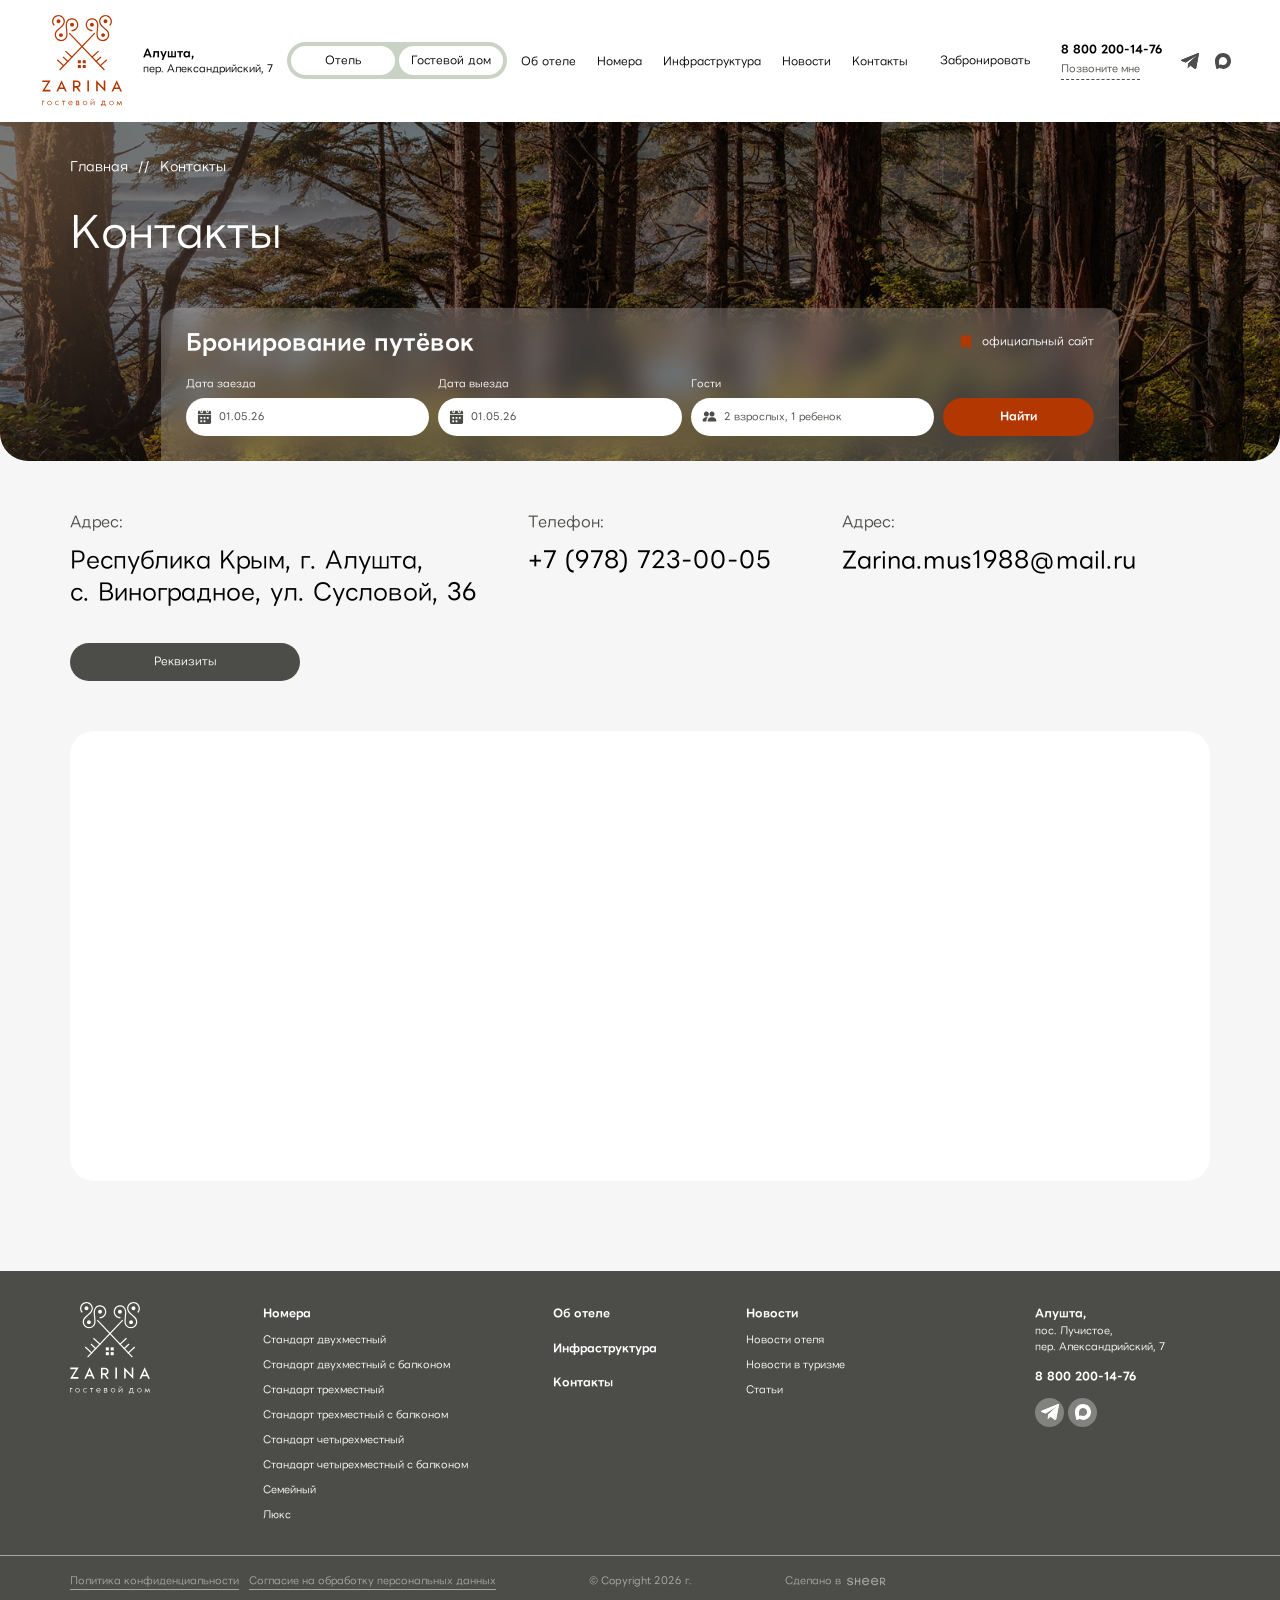
<file: contacts.html>
<!DOCTYPE html>
<!--[if lt IE 7]><html lang="ru" class="lt-ie9 lt-ie8 lt-ie7"><![endif]-->
<!--[if IE 7]><html lang="ru" class="lt-ie9 lt-ie8"><![endif]-->
<!--[if IE 8]><html lang="ru" class="lt-ie9"><![endif]-->
<!--[if gt IE 8]><!-->
<html lang="ru">
<!--<![endif]-->
<head>
	<meta charset="utf-8" />
	<title>Заголовок</title>
	<meta http-equiv="X-UA-Compatible" content="IE=edge" />
	<meta name="viewport" content="width=device-width, initial-scale=1, maximum-scale=1">
	<meta name="format-detection" content="telephone=no" />
	<link rel="shortcut icon" href="favicon.png" />
	<link rel="stylesheet" href="libs/bootstrap/bootstrap-grid.css" />
	<link rel="stylesheet" href="libs/fontawesome-free-5.12.0-web/css/all.min.css" />
	<link rel="stylesheet" href="libs/fancybox-master/dist/jquery.fancybox.min.css" />
	<link rel="stylesheet" href="libs/datetimepicker/jquery.datetimepicker.min.css" />
	<link rel="stylesheet" href="libs/slick-1.5.9/slick/slick.css" />
	<link rel="stylesheet" href="css/fonts.css" />
	<link rel="stylesheet" href="css/main.css?ver=1.6" />
	<link rel="stylesheet" href="css/media.css?ver=1.6" />
</head>
<body>

	<div class="wrapper wrapper--page">

		<header class="header default">
			<div class="container-fluid">
				<div class="header__wrapper">
					<div class="sandwich">
						<div class="sw-topper"></div>
						<div class="sw-bottom"></div>
						<div class="sw-footer"></div>
					</div>
					<div class="header__left">
						<a href="#" class="logo">
							<img src="img/logo_header.svg" alt="alt">
						</a>
						<div class="header__location"><strong>Алушта,</strong> пер. Александрийский, 7</div>
					</div>
					<div class="header__buttons">
						<a href="#" class="btn-main btn-main--light">Отель</a>
						<a href="#" class="btn-main btn-main--light">Гостевой дом</a>
					</div>
					<nav class="menu">
						<ul class="menu__list">
							<li><a href="#">Об отеле</a></li>
							<li><a href="#">Номера</a></li>
							<li><a href="#">Инфраструктура</a></li>
							<li><a href="#">Новости</a></li>
							<li><a href="#">Контакты</a></li>
						</ul>
					</nav>
					<a href="#" class="btn-main btn-main--light">Забронировать</a>
					<div class="header__contacts">
						<a href="tel:+88002001476" class="phone-main">8 800 200-14-76</a>
						<a href="#" class="link-page">Позвоните мне</a>
					</div>
					<ul class="socials-list">
						<li><a href="#" target="_blank"><img src="img/tg.svg" alt="alt"></a></li>
						<li><a href="#" target="_blank"><img src="img/max.svg" alt="alt"></a></li>
					</ul>
					<a href="tel:+88002001476" class="phone-mobile"><i class="fal fa-phone-alt"></i></a>
				</div>
			</div>
			<div class="menu-mobile">
				<div class="header__buttons">
					<a href="#" class="btn-main btn-main--light">Отель</a>
					<a href="#" class="btn-main btn-main--light">Гостевой дом</a>
				</div>
				<nav class="menu">
					<ul class="menu__list">
						<li><a href="#">Об отеле</a></li>
						<li><a href="#">Номера</a></li>
						<li><a href="#">Инфраструктура</a></li>
						<li><a href="#">Новости</a></li>
						<li><a href="#">Контакты</a></li>
					</ul>
				</nav>
				<a href="#" class="btn-main">Забронировать</a>
				<div class="header__contacts">
					<a href="tel:+88002001476" class="phone-main">8 800 200-14-76</a>
					<a href="#" class="link-page">Позвоните мне</a>
				</div>
				<ul class="socials-list">
					<li><a href="#" target="_blank"><img src="img/tg.svg" alt="alt"></a></li>
					<li><a href="#" target="_blank"><img src="img/max.svg" alt="alt"></a></li>
				</ul>
				<div class="header__location"><strong>Алушта,</strong> пер. Александрийский, 7</div>
			</div>
			<div class="menu-overlay"></div>
		</header>

		<section class="billbord-contacts">
			<div class="container">
				<ul class="breadcrumbs">
					<li><a href="#">Главная</a></li>
					<li>Контакты</li>
				</ul>
				<div class="billbord-contacts__content">
					<h1 class="billbord-contacts__title">Контакты</h1>
				</div>
			</div>
			<div class="form-booking">
				<div class="form-booking__head">
					<div class="form-booking__title">Бронирование путёвок</div>
					<div class="form-booking__official"><i class="fas fa-bookmark"></i> официальный сайт</div>
				</div>
				<form>
					<div class="form-booking__line">
						<div class="item-form item-form--date">
							<div class="item-form__title">Дата заезда</div>
							<input type="text" id="date-start" placeholder="01.05.26">
						</div>
						<div class="item-form item-form--date">
							<div class="item-form__title">Дата выезда</div>
							<input type="text" id="date-end" placeholder="01.05.26">
						</div>
						<div class="item-form item-form--people">
							<div class="item-form__title">Гости</div>
							<input type="text" placeholder="2 взрослых, 1 ребенок">
						</div>
						<input type="submit" class="btn-main" value="Найти">
					</div>
				</form>
			</div>
		</section>

		<section class="page-contacts">
			<div class="container">
				<div class="row">
					<div class="col-lg-5">
						<div class="item-contact">
							<div class="item-contact__title">Адрес:</div>
							<div class="item-contact__value">Республика Крым, г. Алушта, <br>с. Виноградное, ул. Сусловой, 36</div>
						</div>
					</div>
					<div class="col-lg-3">
						<div class="item-contact">
							<div class="item-contact__title">Телефон:</div>
							<div class="item-contact__value">
								<a href="tel:+79787230005">+7 (978) 723-00-05</a>
							</div>
						</div>
					</div>
					<div class="col-lg-4">
						<div class="item-contact">
							<div class="item-contact__title">Адрес:</div>
							<div class="item-contact__value">
								<a href="mailto:Zarina.mus1988@mail.ru">Zarina.mus1988@mail.ru</a>
							</div>
						</div>
					</div>
				</div>
				<a href="#" class="btn-main btn-main--dark">Реквизиты</a>
				<div id="map"></div>
			</div>
		</section>

		<footer class="footer">
			<div class="container">
				<div class="row">
					<div class="col-lg-2">
						<a href="#" class="logo">
							<img src="img/logo.svg" alt="alt">
						</a>
					</div>
					<div class="col-lg-3">
						<div class="footer__title">Номера <i class="far fa-chevron-down"></i></div>
						<div class="footer__content">
							<ul class="footer__nav">
								<li><a href="#">Стандарт двухместный</a></li>
								<li><a href="#">Стандарт двухместный с балконом</a></li>
								<li><a href="#">Стандарт трехместный</a></li>
								<li><a href="#">Стандарт трехместный с балконом</a></li>
								<li><a href="#">Стандарт четырехместный</a></li>
								<li><a href="#">Стандарт четырехместный с балконом</a></li>
								<li><a href="#">Семейный</a></li>
								<li><a href="#">Люкс</a></li>
							</ul>
						</div>
					</div>
					<div class="col-lg-2">
						<ul class="footer__nav footer__nav--big">
							<li><a href="#">Об отеле</a></li>
							<li><a href="#">Инфраструктура</a></li>
							<li><a href="#">Контакты</a></li>
						</ul>
					</div>
					<div class="col-lg-3">
						<div class="footer__title">Новости <i class="far fa-chevron-down"></i></div>
						<div class="footer__content">
							<ul class="footer__nav">
								<li><a href="#">Новости отеля</a></li>
								<li><a href="#">Новости в туризме</a></li>
								<li><a href="#">Статьи</a></li>
							</ul>
						</div>
					</div>
					<div class="col-lg-2">
						<div class="footer__location"><strong>Алушта,</strong> пос. Лучистое, <br>пер. Александрийский, 7</div>
						<a href="tel:+88002001476" class="phone-main">8 800 200-14-76</a>
						<ul class="socials-list">
							<li><a href="#" target="_blank"><img src="img/tg.svg" alt="alt"></a></li>
							<li><a href="#" target="_blank"><img src="img/max.svg" alt="alt"></a></li>
						</ul>
					</div>
				</div>
			</div>
			<div class="footer__bottom">
				<div class="container">
					<div class="footer__wrapper">
						<div class="footer__links">
							<a href="#">Политика конфиденциальности</a>
							<a href="#">Согласие на обработку персональных данных</a>
						</div>
						<div class="copyright">© Copyright 2026 г.</div>
						<div class="create">Сделано в <a href="#" target="_blank"><img src="img/sheer.svg" alt="alt"></a></div>
					</div>
				</div>
			</div>
		</footer>
		
	</div>

	<script src="libs/jquery/jquery-3.6.0.min.js"></script>
	<script src="libs/fancybox-master/dist/jquery.fancybox.min.js"></script>
	<script src="libs/slick-1.5.9/slick/slick.min.js"></script>
	<script src="libs/datetimepicker/jquery.datetimepicker.full.min.js"></script>
	<script src="libs/mask/jquery.maskedinput.js"></script>
	<script src="js/common.js?ver=1.6"></script>
	<script src="https://api-maps.yandex.ru/2.1/?lang=ru_RU"></script>
	<script>
		$(document).ready(function () {
			ymaps.ready(init);

			function init() {
				var myMap = new ymaps.Map('map', {
					center: [44.657197, 34.390693],
					zoom: 16
				}, {
					searchControlProvider: 'yandex#search'
				});

				myPlacemark = new ymaps.Placemark([44.657197, 34.390693], {
				}, {
					iconLayout: 'default#image',
					iconImageHref: 'img/pin.svg',
					hideIconOnBalloonOpen: false,
					iconImageSize: [18, 24],
					iconImageOffset: [-9, -24],
					balloonOffset: [0, -24]
				});
				myMap.controls.remove('searchControl');
				myMap.behaviors.disable('scrollZoom');
				myMap.geoObjects.add(myPlacemark);
			}
		});
	</script>
	<!-- Yandex.Metrika counter --><!-- /Yandex.Metrika counter -->
	<!-- Google Analytics counter --><!-- /Google Analytics counter -->
</body>
</html>
</file>
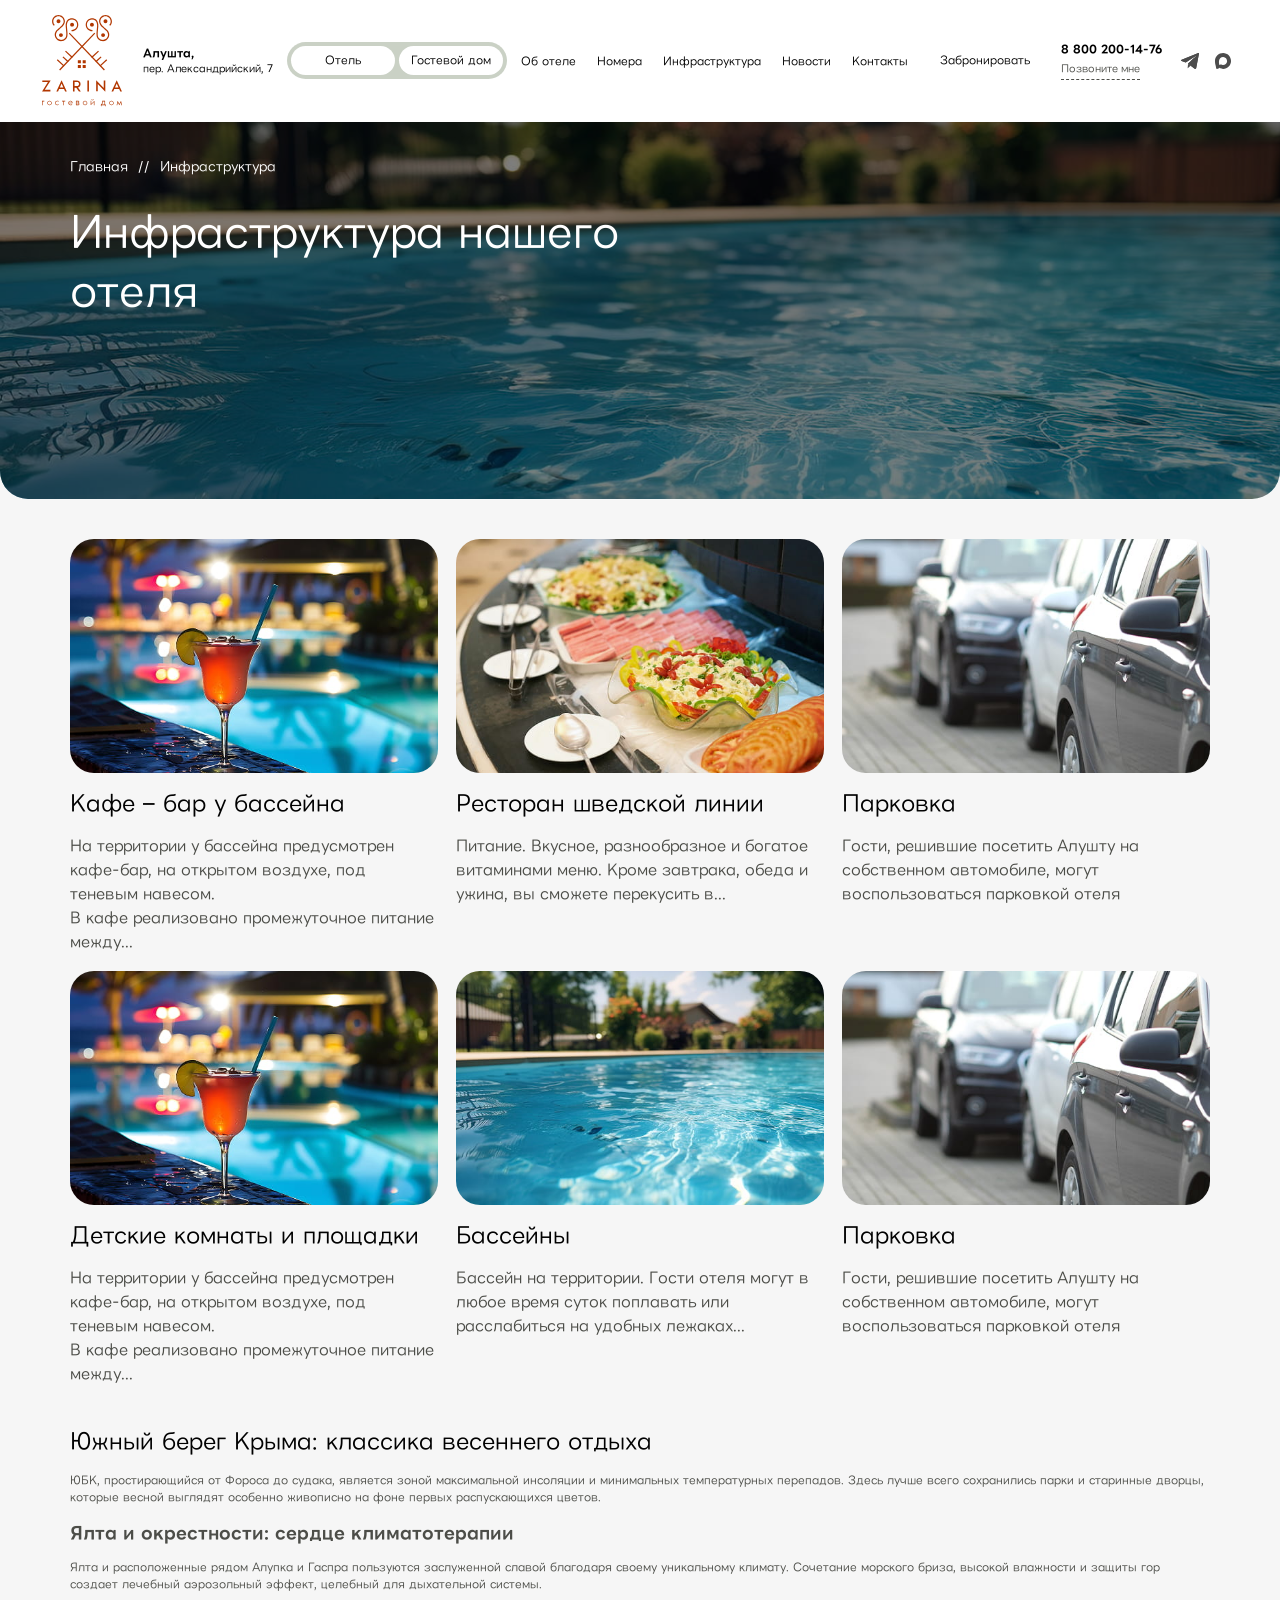
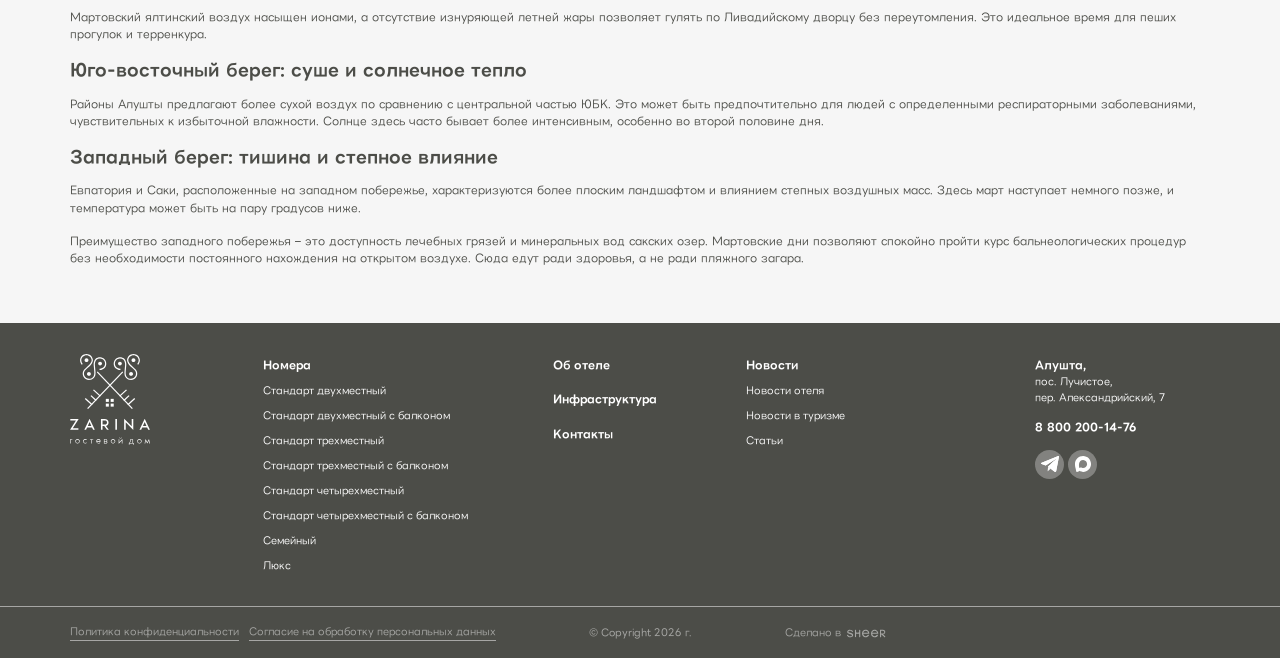
<file: infrastructure.html>
<!DOCTYPE html>
<!--[if lt IE 7]><html lang="ru" class="lt-ie9 lt-ie8 lt-ie7"><![endif]-->
<!--[if IE 7]><html lang="ru" class="lt-ie9 lt-ie8"><![endif]-->
<!--[if IE 8]><html lang="ru" class="lt-ie9"><![endif]-->
<!--[if gt IE 8]><!-->
<html lang="ru">
<!--<![endif]-->
<head>
	<meta charset="utf-8" />
	<title>Заголовок</title>
	<meta http-equiv="X-UA-Compatible" content="IE=edge" />
	<meta name="viewport" content="width=device-width, initial-scale=1, maximum-scale=1">
	<meta name="format-detection" content="telephone=no" />
	<link rel="shortcut icon" href="favicon.png" />
	<link rel="stylesheet" href="libs/bootstrap/bootstrap-grid.css" />
	<link rel="stylesheet" href="libs/fontawesome-free-5.12.0-web/css/all.min.css" />
	<link rel="stylesheet" href="libs/fancybox-master/dist/jquery.fancybox.min.css" />
	<link rel="stylesheet" href="libs/datetimepicker/jquery.datetimepicker.min.css" />
	<link rel="stylesheet" href="libs/slick-1.5.9/slick/slick.css" />
	<link rel="stylesheet" href="css/fonts.css" />
	<link rel="stylesheet" href="css/main.css?ver=1.6" />
	<link rel="stylesheet" href="css/media.css?ver=1.6" />
</head>
<body>

	<div class="wrapper wrapper--page">

		<header class="header default">
			<div class="container-fluid">
				<div class="header__wrapper">
					<div class="sandwich">
						<div class="sw-topper"></div>
						<div class="sw-bottom"></div>
						<div class="sw-footer"></div>
					</div>
					<div class="header__left">
						<a href="#" class="logo">
							<img src="img/logo_header.svg" alt="alt">
						</a>
						<div class="header__location"><strong>Алушта,</strong> пер. Александрийский, 7</div>
					</div>
					<div class="header__buttons">
						<a href="#" class="btn-main btn-main--light">Отель</a>
						<a href="#" class="btn-main btn-main--light">Гостевой дом</a>
					</div>
					<nav class="menu">
						<ul class="menu__list">
							<li><a href="#">Об отеле</a></li>
							<li><a href="#">Номера</a></li>
							<li><a href="#">Инфраструктура</a></li>
							<li><a href="#">Новости</a></li>
							<li><a href="#">Контакты</a></li>
						</ul>
					</nav>
					<a href="#" class="btn-main btn-main--light">Забронировать</a>
					<div class="header__contacts">
						<a href="tel:+88002001476" class="phone-main">8 800 200-14-76</a>
						<a href="#" class="link-page">Позвоните мне</a>
					</div>
					<ul class="socials-list">
						<li><a href="#" target="_blank"><img src="img/tg.svg" alt="alt"></a></li>
						<li><a href="#" target="_blank"><img src="img/max.svg" alt="alt"></a></li>
					</ul>
					<a href="tel:+88002001476" class="phone-mobile"><i class="fal fa-phone-alt"></i></a>
				</div>
			</div>
			<div class="menu-mobile">
				<div class="header__buttons">
					<a href="#" class="btn-main btn-main--light">Отель</a>
					<a href="#" class="btn-main btn-main--light">Гостевой дом</a>
				</div>
				<nav class="menu">
					<ul class="menu__list">
						<li><a href="#">Об отеле</a></li>
						<li><a href="#">Номера</a></li>
						<li><a href="#">Инфраструктура</a></li>
						<li><a href="#">Новости</a></li>
						<li><a href="#">Контакты</a></li>
					</ul>
				</nav>
				<a href="#" class="btn-main">Забронировать</a>
				<div class="header__contacts">
					<a href="tel:+88002001476" class="phone-main">8 800 200-14-76</a>
					<a href="#" class="link-page">Позвоните мне</a>
				</div>
				<ul class="socials-list">
					<li><a href="#" target="_blank"><img src="img/tg.svg" alt="alt"></a></li>
					<li><a href="#" target="_blank"><img src="img/max.svg" alt="alt"></a></li>
				</ul>
				<div class="header__location"><strong>Алушта,</strong> пер. Александрийский, 7</div>
			</div>
			<div class="menu-overlay"></div>
		</header>

		<section class="billbord-infrastructure">
			<div class="container">
				<ul class="breadcrumbs">
					<li><a href="#">Главная</a></li>
					<li>Инфраструктура</li>
				</ul>
				<div class="billbord-infrastructure__content">
					<h1 class="billbord-infrastructure__title">Инфраструктура нашего отеля</h1>
				</div>
			</div>
		</section>

		<section class="infrastructure">
			<div class="container">
				<div class="row row--main">
					<div class="col-lg-4 col-md-6">
						<div class="infrastructure__item">
							<div class="infrastructure__image">
								<img src="img/infrastructure1.jpg" alt="alt">
							</div>
							<h2>Кафе – бар у бассейна</h2>
							<p>На территории у бассейна предусмотрен кафе-бар, на открытом воздухе, под теневым навесом. <br>В кафе реализовано промежуточное питание между...</p>
						</div>
					</div>
					<div class="col-lg-4 col-md-6">
						<div class="infrastructure__item">
							<div class="infrastructure__image">
								<img src="img/infrastructure2.jpg" alt="alt">
							</div>
							<h2>Ресторан шведской линии</h2>
							<p>Питание. Вкусное, разнообразное и богатое витаминами меню. Кроме завтрака, обеда и ужина, вы сможете перекусить в...</p>
						</div>
					</div>
					<div class="col-lg-4 col-md-6">
						<div class="infrastructure__item">
							<div class="infrastructure__image">
								<img src="img/infrastructure3.jpg" alt="alt">
							</div>
							<h2>Парковка</h2>
							<p>Гости, решившие посетить Алушту на собственном автомобиле, могут воспользоваться парковкой отеля</p>
						</div>
					</div>
					<div class="col-lg-4 col-md-6">
						<div class="infrastructure__item">
							<div class="infrastructure__image">
								<img src="img/infrastructure1.jpg" alt="alt">
							</div>
							<h2>Детские комнаты и площадки</h2>
							<p>На территории у бассейна предусмотрен кафе-бар, на открытом воздухе, под теневым навесом. <br>В кафе реализовано промежуточное питание между...</p>
						</div>
					</div>
					<div class="col-lg-4 col-md-6">
						<div class="infrastructure__item">
							<div class="infrastructure__image">
								<img src="img/infrastructure4.jpg" alt="alt">
							</div>
							<h2>Бассейны</h2>
							<p>Бассейн на территории. Гости отеля могут в любое время суток поплавать или расслабиться на удобных лежаках...</p>
						</div>
					</div>
					<div class="col-lg-4 col-md-6">
						<div class="infrastructure__item">
							<div class="infrastructure__image">
								<img src="img/infrastructure3.jpg" alt="alt">
							</div>
							<h2>Парковка</h2>
							<p>Гости, решившие посетить Алушту на собственном автомобиле, могут воспользоваться парковкой отеля</p>
						</div>
					</div>
				</div>
				<h2>Южный берег Крыма: классика весеннего отдыха</h2>
				<p>ЮБК, простирающийся от Фороса до судака, является зоной максимальной инсоляции и минимальных температурных перепадов. Здесь лучше всего сохранились парки и старинные дворцы, которые весной выглядят особенно живописно на фоне первых распускающихся цветов.</p>
				<h3>Ялта и окрестности: сердце климатотерапии</h3>
				<p>Ялта и расположенные рядом Алупка и Гаспра пользуются заслуженной славой благодаря своему уникальному климату. Сочетание морского бриза, высокой влажности и защиты гор создает лечебный аэрозольный эффект, целебный для дыхательной системы.</p>
				<p>Мартовский ялтинский воздух насыщен ионами, а отсутствие изнуряющей летней жары позволяет гулять по Ливадийскому дворцу без переутомления. Это идеальное время для пеших прогулок и терренкура.</p>
				<h3>Юго-восточный берег: суше и солнечное тепло</h3>
				<p>Районы Алушты предлагают более сухой воздух по сравнению с центральной частью ЮБК. Это может быть предпочтительно для людей с определенными респираторными заболеваниями, чувствительных к избыточной влажности. Солнце здесь часто бывает более интенсивным, особенно во второй половине дня.</p>
				<h3>Западный берег: тишина и степное влияние</h3>
				<p>Евпатория и Саки, расположенные на западном побережье, характеризуются более плоским ландшафтом и влиянием степных воздушных масс. Здесь март наступает немного позже, и температура может быть на пару градусов ниже.</p>
				<p>Преимущество западного побережья – это доступность лечебных грязей и минеральных вод сакских озер. Мартовские дни позволяют спокойно пройти курс бальнеологических процедур без необходимости постоянного нахождения на открытом воздухе. Сюда едут ради здоровья, а не ради пляжного загара.</p>
			</div>
		</section>

		<footer class="footer">
			<div class="container">
				<div class="row">
					<div class="col-lg-2">
						<a href="#" class="logo">
							<img src="img/logo.svg" alt="alt">
						</a>
					</div>
					<div class="col-lg-3">
						<div class="footer__title">Номера <i class="far fa-chevron-down"></i></div>
						<div class="footer__content">
							<ul class="footer__nav">
								<li><a href="#">Стандарт двухместный</a></li>
								<li><a href="#">Стандарт двухместный с балконом</a></li>
								<li><a href="#">Стандарт трехместный</a></li>
								<li><a href="#">Стандарт трехместный с балконом</a></li>
								<li><a href="#">Стандарт четырехместный</a></li>
								<li><a href="#">Стандарт четырехместный с балконом</a></li>
								<li><a href="#">Семейный</a></li>
								<li><a href="#">Люкс</a></li>
							</ul>
						</div>
					</div>
					<div class="col-lg-2">
						<ul class="footer__nav footer__nav--big">
							<li><a href="#">Об отеле</a></li>
							<li><a href="#">Инфраструктура</a></li>
							<li><a href="#">Контакты</a></li>
						</ul>
					</div>
					<div class="col-lg-3">
						<div class="footer__title">Новости <i class="far fa-chevron-down"></i></div>
						<div class="footer__content">
							<ul class="footer__nav">
								<li><a href="#">Новости отеля</a></li>
								<li><a href="#">Новости в туризме</a></li>
								<li><a href="#">Статьи</a></li>
							</ul>
						</div>
					</div>
					<div class="col-lg-2">
						<div class="footer__location"><strong>Алушта,</strong> пос. Лучистое, <br>пер. Александрийский, 7</div>
						<a href="tel:+88002001476" class="phone-main">8 800 200-14-76</a>
						<ul class="socials-list">
							<li><a href="#" target="_blank"><img src="img/tg.svg" alt="alt"></a></li>
							<li><a href="#" target="_blank"><img src="img/max.svg" alt="alt"></a></li>
						</ul>
					</div>
				</div>
			</div>
			<div class="footer__bottom">
				<div class="container">
					<div class="footer__wrapper">
						<div class="footer__links">
							<a href="#">Политика конфиденциальности</a>
							<a href="#">Согласие на обработку персональных данных</a>
						</div>
						<div class="copyright">© Copyright 2026 г.</div>
						<div class="create">Сделано в <a href="#" target="_blank"><img src="img/sheer.svg" alt="alt"></a></div>
					</div>
				</div>
			</div>
		</footer>
		
	</div>

	<script src="libs/jquery/jquery-3.6.0.min.js"></script>
	<script src="libs/fancybox-master/dist/jquery.fancybox.min.js"></script>
	<script src="libs/slick-1.5.9/slick/slick.min.js"></script>
	<script src="libs/datetimepicker/jquery.datetimepicker.full.min.js"></script>
	<script src="libs/mask/jquery.maskedinput.js"></script>
	<script src="js/common.js?ver=1.6"></script>

	<!-- Yandex.Metrika counter --><!-- /Yandex.Metrika counter -->
	<!-- Google Analytics counter --><!-- /Google Analytics counter -->
</body>
</html>
</file>
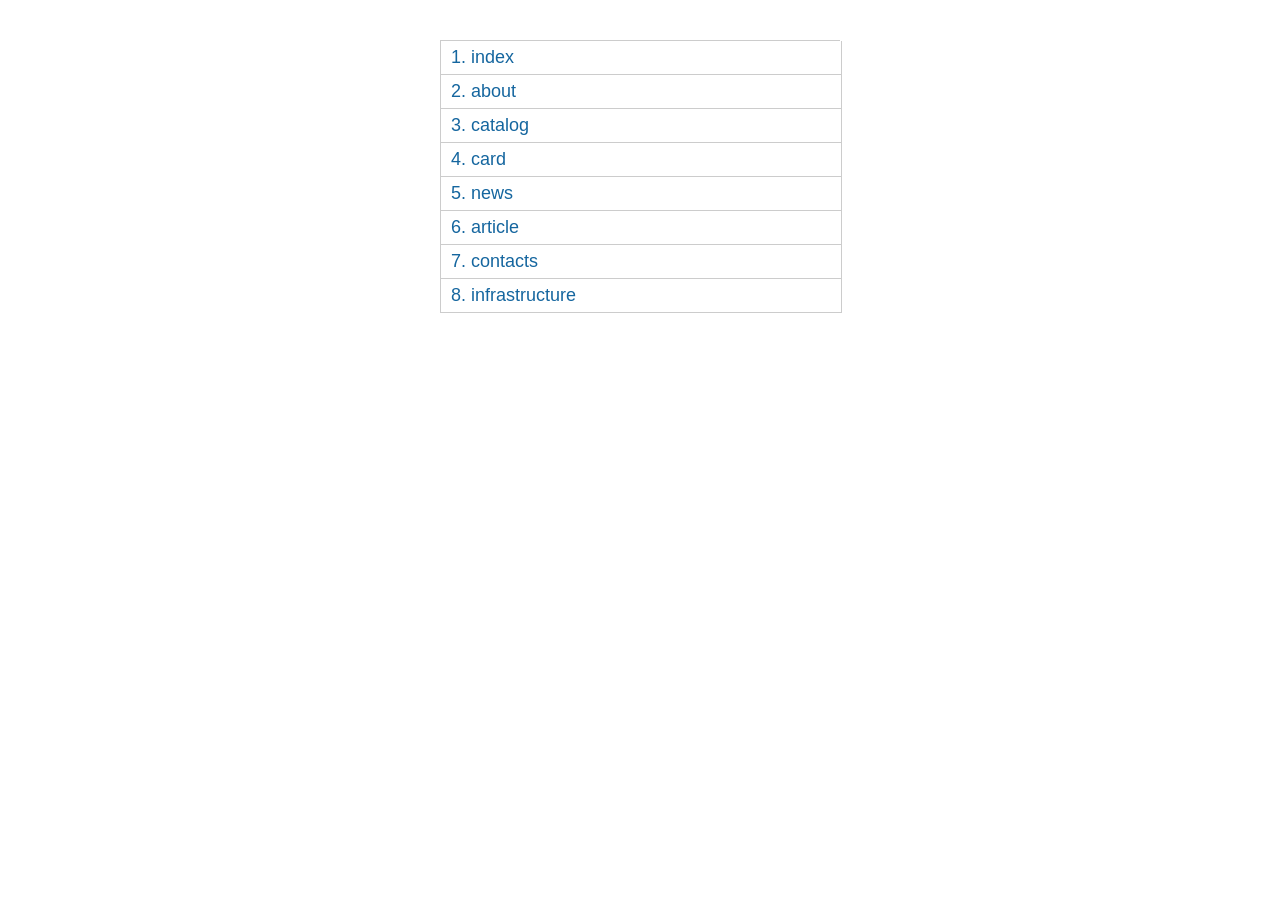
<file: map.html>
<!DOCTYPE html>
<!--[if lt IE 7]><html lang="ru" class="lt-ie9 lt-ie8 lt-ie7"><![endif]-->
<!--[if IE 7]><html lang="ru" class="lt-ie9 lt-ie8"><![endif]-->
<!--[if IE 8]><html lang="ru" class="lt-ie9"><![endif]-->
<!--[if gt IE 8]><!-->
<html lang="ru">
<!--<![endif]-->
<head>
	<meta charset="utf-8" />
	<title>Заголовок</title>
	<meta name="description" content="" />
	<meta http-equiv="X-UA-Compatible" content="IE=edge" />
	<meta name="viewport" content="width=device-width, initial-scale=1.0" />
</head>
<body> 

	<div class="wrapper"> 
		<div class="count_pages">
			<ul>
				<li><a href="index.html" target="_blanck">index</a></li>
				<li><a href="about.html" target="_blanck">about</a></li>
				<li><a href="catalog.html" target="_blanck">catalog</a></li>
				<li><a href="card.html" target="_blanck">card</a></li>
				<li><a href="news.html" target="_blanck">news</a></li>
				<li><a href="article.html" target="_blanck">article</a></li>
				<li><a href="contacts.html" target="_blanck">contacts</a></li>
				<li><a href="infrastructure.html" target="_blanck">infrastructure</a></li>
			</ul>
		</div> 
	</div>   
      
	<style> 
		.count_pages a:before {
			counter-increment: list1;
			content: counter(list1) ". "; 
		}
		.count_pages li {
			list-style: none;
			margin-bottom: 0px;
			border: 1px solid #ccc;
			border-top: none;
			width: 100%;
		}
		.count_pages {
			margin: 0;
			width: 400px;
			margin: auto;
			font-family: sans-serif;
			margin-top: 40px;
			max-width: 100%;
			border-top: 1px solid #ccc;
			counter-reset: list1;
			margin-bottom: 40px;
		}
		.count_pages ul {
			margin: 0;
			padding: 0;
		}
		.count_pages a {
			font-size: 18px;
			color: #15669F;
			text-decoration: none;
			display: block;
			padding: 6px 10px;
		}
		.count_pages a:hover {
			text-decoration: underline;
		}
	</style>
</body>
</html>
</file>
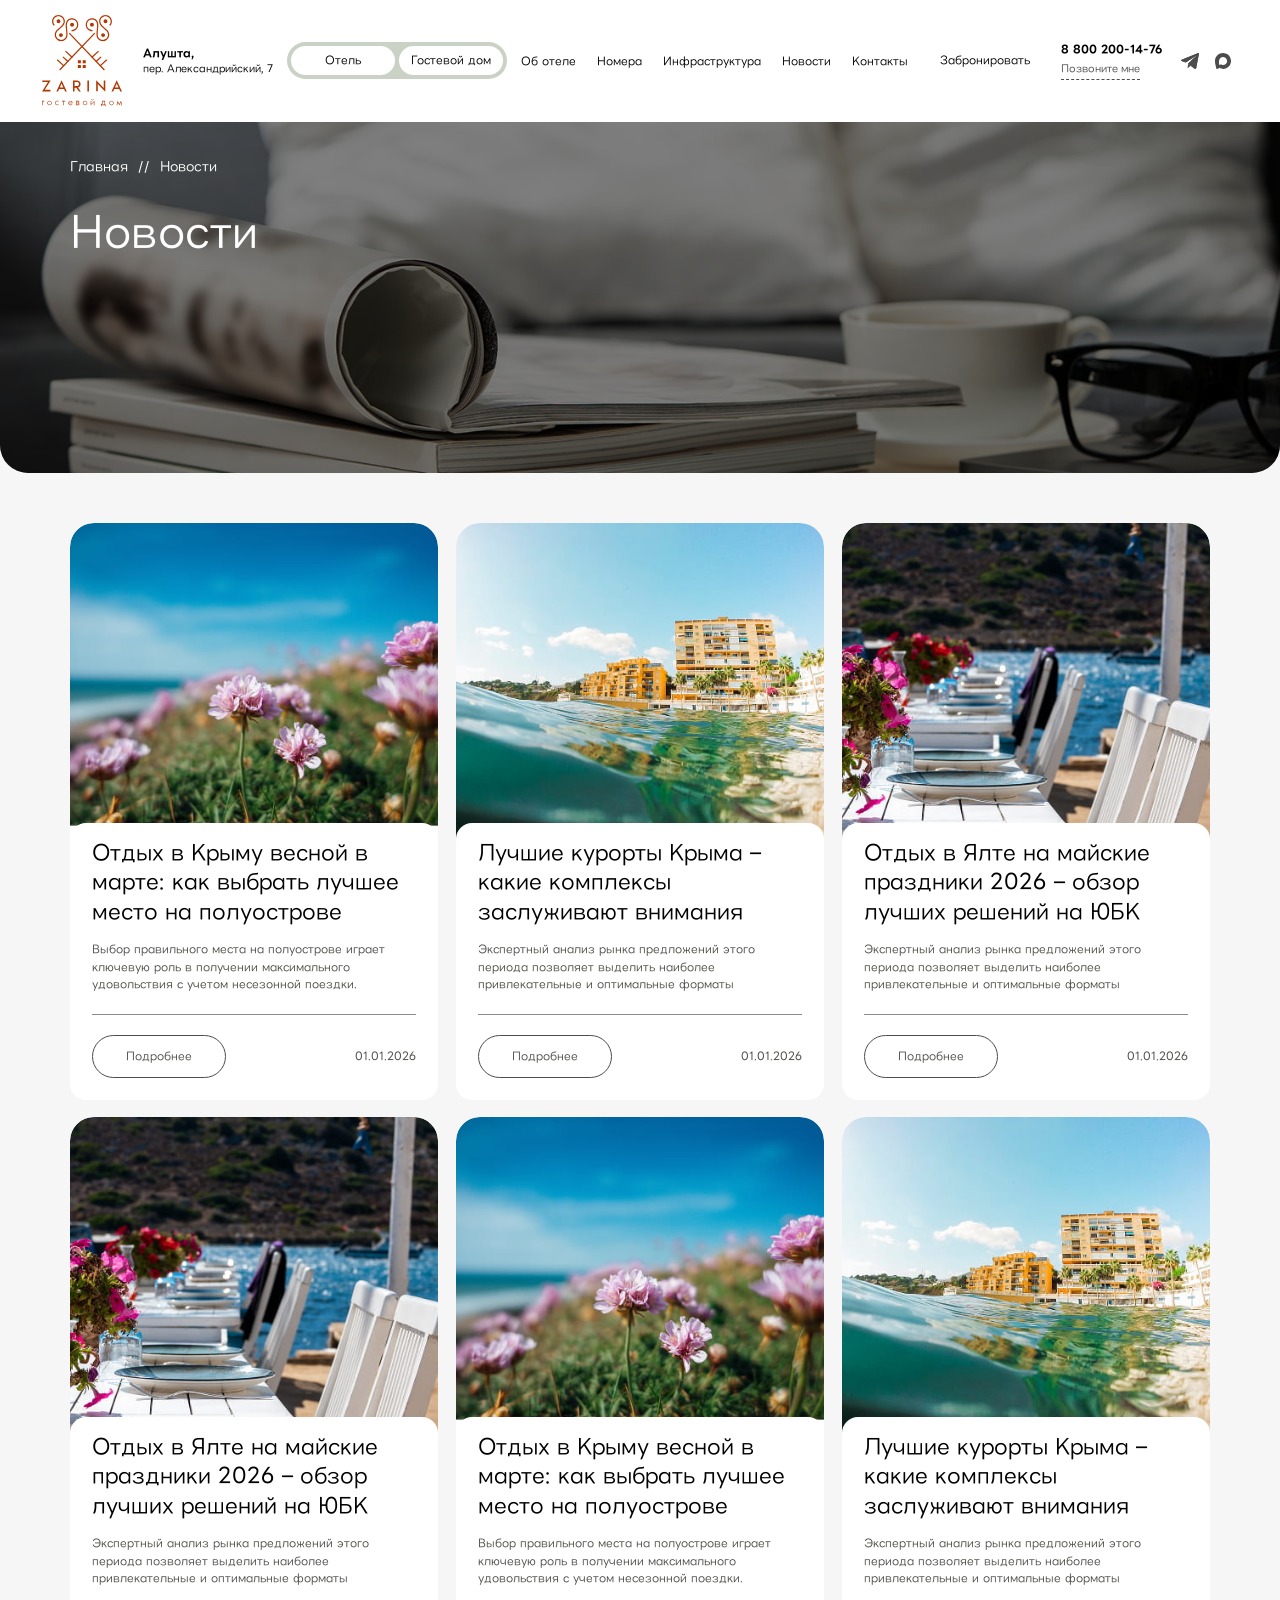
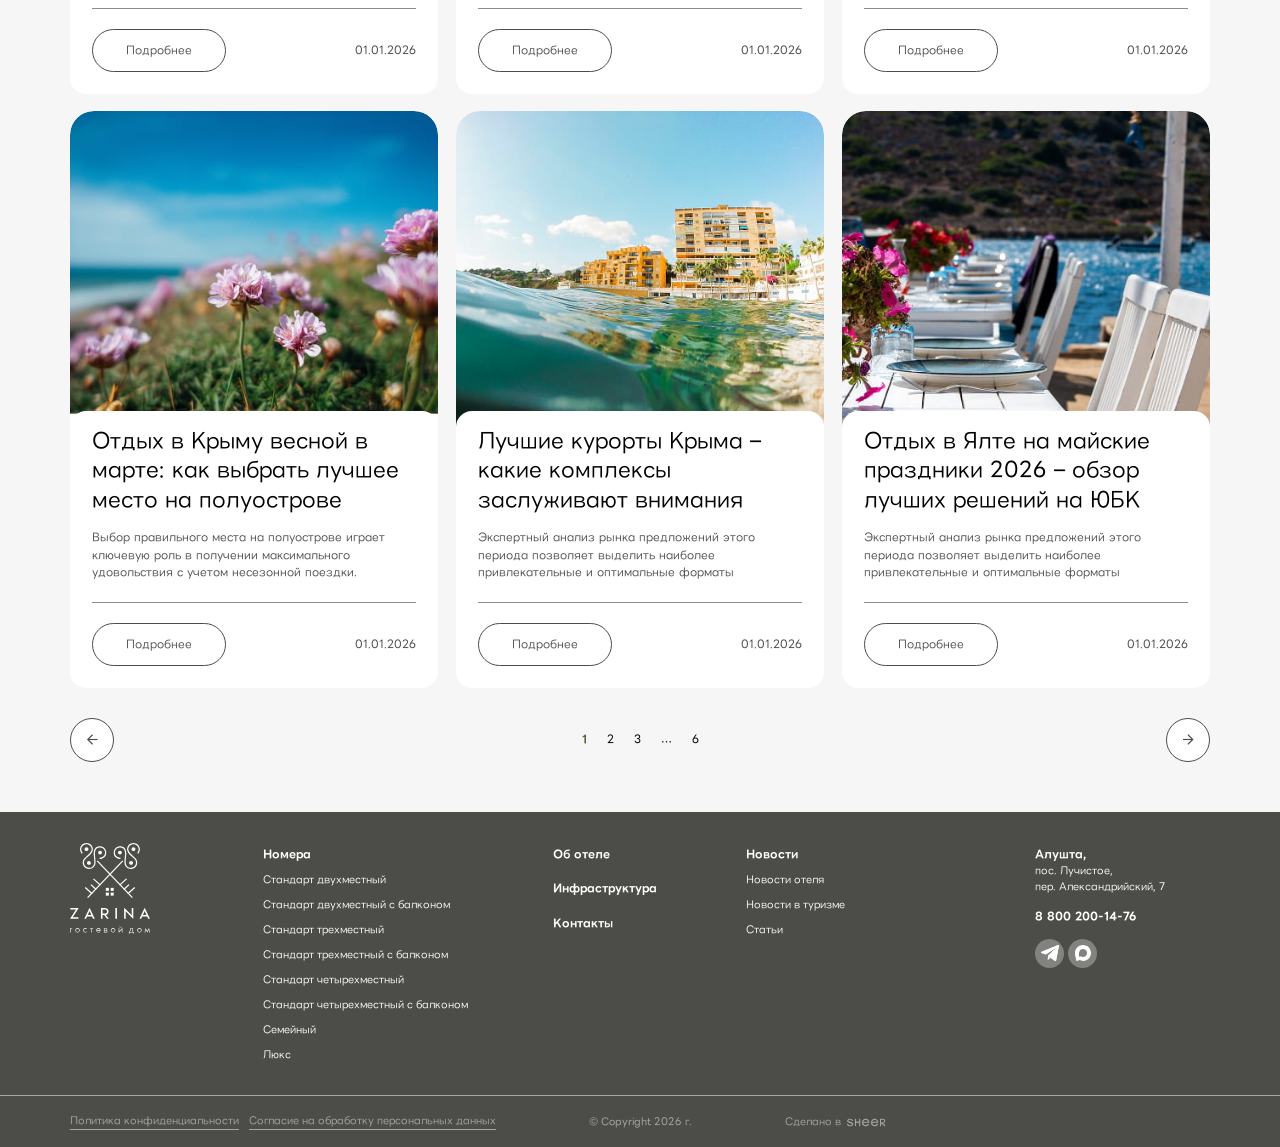
<file: news.html>
<!DOCTYPE html>
<!--[if lt IE 7]><html lang="ru" class="lt-ie9 lt-ie8 lt-ie7"><![endif]-->
<!--[if IE 7]><html lang="ru" class="lt-ie9 lt-ie8"><![endif]-->
<!--[if IE 8]><html lang="ru" class="lt-ie9"><![endif]-->
<!--[if gt IE 8]><!-->
<html lang="ru">
<!--<![endif]-->
<head>
	<meta charset="utf-8" />
	<title>Заголовок</title>
	<meta http-equiv="X-UA-Compatible" content="IE=edge" />
	<meta name="viewport" content="width=device-width, initial-scale=1, maximum-scale=1">
	<meta name="format-detection" content="telephone=no" />
	<link rel="shortcut icon" href="favicon.png" />
	<link rel="stylesheet" href="libs/bootstrap/bootstrap-grid.css" />
	<link rel="stylesheet" href="libs/fontawesome-free-5.12.0-web/css/all.min.css" />
	<link rel="stylesheet" href="libs/fancybox-master/dist/jquery.fancybox.min.css" />
	<link rel="stylesheet" href="libs/datetimepicker/jquery.datetimepicker.min.css" />
	<link rel="stylesheet" href="libs/slick-1.5.9/slick/slick.css" />
	<link rel="stylesheet" href="css/fonts.css" />
	<link rel="stylesheet" href="css/main.css?ver=1.6" />
	<link rel="stylesheet" href="css/media.css?ver=1.6" />
</head>
<body>

	<div class="wrapper wrapper--page">

		<header class="header default">
			<div class="container-fluid">
				<div class="header__wrapper">
					<div class="sandwich">
						<div class="sw-topper"></div>
						<div class="sw-bottom"></div>
						<div class="sw-footer"></div>
					</div>
					<div class="header__left">
						<a href="#" class="logo">
							<img src="img/logo_header.svg" alt="alt">
						</a>
						<div class="header__location"><strong>Алушта,</strong> пер. Александрийский, 7</div>
					</div>
					<div class="header__buttons">
						<a href="#" class="btn-main btn-main--light">Отель</a>
						<a href="#" class="btn-main btn-main--light">Гостевой дом</a>
					</div>
					<nav class="menu">
						<ul class="menu__list">
							<li><a href="#">Об отеле</a></li>
							<li><a href="#">Номера</a></li>
							<li><a href="#">Инфраструктура</a></li>
							<li><a href="#">Новости</a></li>
							<li><a href="#">Контакты</a></li>
						</ul>
					</nav>
					<a href="#" class="btn-main btn-main--light">Забронировать</a>
					<div class="header__contacts">
						<a href="tel:+88002001476" class="phone-main">8 800 200-14-76</a>
						<a href="#" class="link-page">Позвоните мне</a>
					</div>
					<ul class="socials-list">
						<li><a href="#" target="_blank"><img src="img/tg.svg" alt="alt"></a></li>
						<li><a href="#" target="_blank"><img src="img/max.svg" alt="alt"></a></li>
					</ul>
					<a href="tel:+88002001476" class="phone-mobile"><i class="fal fa-phone-alt"></i></a>
				</div>
			</div>
			<div class="menu-mobile">
				<div class="header__buttons">
					<a href="#" class="btn-main btn-main--light">Отель</a>
					<a href="#" class="btn-main btn-main--light">Гостевой дом</a>
				</div>
				<nav class="menu">
					<ul class="menu__list">
						<li><a href="#">Об отеле</a></li>
						<li><a href="#">Номера</a></li>
						<li><a href="#">Инфраструктура</a></li>
						<li><a href="#">Новости</a></li>
						<li><a href="#">Контакты</a></li>
					</ul>
				</nav>
				<a href="#" class="btn-main">Забронировать</a>
				<div class="header__contacts">
					<a href="tel:+88002001476" class="phone-main">8 800 200-14-76</a>
					<a href="#" class="link-page">Позвоните мне</a>
				</div>
				<ul class="socials-list">
					<li><a href="#" target="_blank"><img src="img/tg.svg" alt="alt"></a></li>
					<li><a href="#" target="_blank"><img src="img/max.svg" alt="alt"></a></li>
				</ul>
				<div class="header__location"><strong>Алушта,</strong> пер. Александрийский, 7</div>
			</div>
			<div class="menu-overlay"></div>
		</header>

		<section class="billbord-news">
			<div class="container">
				<ul class="breadcrumbs">
					<li><a href="#">Главная</a></li>
					<li> Новости</li>
				</ul>
				<div class="billbord-news__content">
					<h1 class="billbord-news__title">Новости</h1>
				</div>
			</div>
		</section>

		<section class="page-news">
			<div class="container">
				<div class="row row--main">
					<div class="col-lg-4 col-md-6">
						<div class="item-news">
							<a href="#" class="item-news__image">
								<img src="img/news1.jpg" alt="alt">
							</a>
							<div class="item-news__content">
								<a href="#" class="item-news__title">Отдых в Крыму весной в марте: как выбрать лучшее место на полуострове</a>
								<div class="item-news__text">
									<p>Выбор правильного места на полуострове играет ключевую роль в получении максимального удовольствия c учетом несезонной поездки. </p>
								</div>
								<div class="item-news__bottom">
									<a href="#" class="btn-main btn-main--border">Подробнее</a>
									<div class="item-news__date">01.01.2026</div>
								</div>
							</div>
						</div>
					</div>
					<div class="col-lg-4 col-md-6">
						<div class="item-news">
							<a href="#" class="item-news__image">
								<img src="img/news2.jpg" alt="alt">
							</a>
							<div class="item-news__content">
								<a href="#" class="item-news__title">Лучшие курорты Крыма – какие комплексы заслуживают внимания</a>
								<div class="item-news__text">
									<p>Экспертный анализ рынка предложений этого периода позволяет выделить наиболее привлекательные и оптимальные форматы</p>
								</div>
								<div class="item-news__bottom">
									<a href="#" class="btn-main btn-main--border">Подробнее</a>
									<div class="item-news__date">01.01.2026</div>
								</div>
							</div>
						</div>
					</div>
					<div class="col-lg-4 col-md-6">
						<div class="item-news">
							<a href="#" class="item-news__image">
								<img src="img/news3.jpg" alt="alt">
							</a>
							<div class="item-news__content">
								<a href="#" class="item-news__title">Отдых в Ялте на майские праздники 2026 – обзор лучших решений на ЮБК</a>
								<div class="item-news__text">
									<p>Экспертный анализ рынка предложений этого периода позволяет выделить наиболее привлекательные и оптимальные форматы</p>
								</div>
								<div class="item-news__bottom">
									<a href="#" class="btn-main btn-main--border">Подробнее</a>
									<div class="item-news__date">01.01.2026</div>
								</div>
							</div>
						</div>
					</div>
					<div class="col-lg-4 col-md-6">
						<div class="item-news">
							<a href="#" class="item-news__image">
								<img src="img/news3.jpg" alt="alt">
							</a>
							<div class="item-news__content">
								<a href="#" class="item-news__title">Отдых в Ялте на майские праздники 2026 – обзор лучших решений на ЮБК</a>
								<div class="item-news__text">
									<p>Экспертный анализ рынка предложений этого периода позволяет выделить наиболее привлекательные и оптимальные форматы</p>
								</div>
								<div class="item-news__bottom">
									<a href="#" class="btn-main btn-main--border">Подробнее</a>
									<div class="item-news__date">01.01.2026</div>
								</div>
							</div>
						</div>
					</div>
					<div class="col-lg-4 col-md-6">
						<div class="item-news">
							<a href="#" class="item-news__image">
								<img src="img/news1.jpg" alt="alt">
							</a>
							<div class="item-news__content">
								<a href="#" class="item-news__title">Отдых в Крыму весной в марте: как выбрать лучшее место на полуострове</a>
								<div class="item-news__text">
									<p>Выбор правильного места на полуострове играет ключевую роль в получении максимального удовольствия c учетом несезонной поездки. </p>
								</div>
								<div class="item-news__bottom">
									<a href="#" class="btn-main btn-main--border">Подробнее</a>
									<div class="item-news__date">01.01.2026</div>
								</div>
							</div>
						</div>
					</div>
					<div class="col-lg-4 col-md-6">
						<div class="item-news">
							<a href="#" class="item-news__image">
								<img src="img/news2.jpg" alt="alt">
							</a>
							<div class="item-news__content">
								<a href="#" class="item-news__title">Лучшие курорты Крыма – какие комплексы заслуживают внимания</a>
								<div class="item-news__text">
									<p>Экспертный анализ рынка предложений этого периода позволяет выделить наиболее привлекательные и оптимальные форматы</p>
								</div>
								<div class="item-news__bottom">
									<a href="#" class="btn-main btn-main--border">Подробнее</a>
									<div class="item-news__date">01.01.2026</div>
								</div>
							</div>
						</div>
					</div>
					<div class="col-lg-4 col-md-6">
						<div class="item-news">
							<a href="#" class="item-news__image">
								<img src="img/news1.jpg" alt="alt">
							</a>
							<div class="item-news__content">
								<a href="#" class="item-news__title">Отдых в Крыму весной в марте: как выбрать лучшее место на полуострове</a>
								<div class="item-news__text">
									<p>Выбор правильного места на полуострове играет ключевую роль в получении максимального удовольствия c учетом несезонной поездки. </p>
								</div>
								<div class="item-news__bottom">
									<a href="#" class="btn-main btn-main--border">Подробнее</a>
									<div class="item-news__date">01.01.2026</div>
								</div>
							</div>
						</div>
					</div>
					<div class="col-lg-4 col-md-6">
						<div class="item-news">
							<a href="#" class="item-news__image">
								<img src="img/news2.jpg" alt="alt">
							</a>
							<div class="item-news__content">
								<a href="#" class="item-news__title">Лучшие курорты Крыма – какие комплексы заслуживают внимания</a>
								<div class="item-news__text">
									<p>Экспертный анализ рынка предложений этого периода позволяет выделить наиболее привлекательные и оптимальные форматы</p>
								</div>
								<div class="item-news__bottom">
									<a href="#" class="btn-main btn-main--border">Подробнее</a>
									<div class="item-news__date">01.01.2026</div>
								</div>
							</div>
						</div>
					</div>
					<div class="col-lg-4 col-md-6">
						<div class="item-news">
							<a href="#" class="item-news__image">
								<img src="img/news3.jpg" alt="alt">
							</a>
							<div class="item-news__content">
								<a href="#" class="item-news__title">Отдых в Ялте на майские праздники 2026 – обзор лучших решений на ЮБК</a>
								<div class="item-news__text">
									<p>Экспертный анализ рынка предложений этого периода позволяет выделить наиболее привлекательные и оптимальные форматы</p>
								</div>
								<div class="item-news__bottom">
									<a href="#" class="btn-main btn-main--border">Подробнее</a>
									<div class="item-news__date">01.01.2026</div>
								</div>
							</div>
						</div>
					</div>
				</div>
				<div class="pager">
					<a class="prev page-numbers" href="#"><i class="far fa-arrow-left"></i></a>
					<span aria-current="page" class="page-numbers current" href="#">1</span> 
					<a class="page-numbers" href="#">2</a> 
					<a class="page-numbers" href="#">3</a> 
					<span class="page-numbers dots">…</span> 
					<a class="page-numbers" href="#">6</a> 
					<a class="next page-numbers" href="#"><i class="far fa-arrow-right"></i></a>
				</div>
			</div>
		</section>

		<footer class="footer">
			<div class="container">
				<div class="row">
					<div class="col-lg-2">
						<a href="#" class="logo">
							<img src="img/logo.svg" alt="alt">
						</a>
					</div>
					<div class="col-lg-3">
						<div class="footer__title">Номера <i class="far fa-chevron-down"></i></div>
						<div class="footer__content">
							<ul class="footer__nav">
								<li><a href="#">Стандарт двухместный</a></li>
								<li><a href="#">Стандарт двухместный с балконом</a></li>
								<li><a href="#">Стандарт трехместный</a></li>
								<li><a href="#">Стандарт трехместный с балконом</a></li>
								<li><a href="#">Стандарт четырехместный</a></li>
								<li><a href="#">Стандарт четырехместный с балконом</a></li>
								<li><a href="#">Семейный</a></li>
								<li><a href="#">Люкс</a></li>
							</ul>
						</div>
					</div>
					<div class="col-lg-2">
						<ul class="footer__nav footer__nav--big">
							<li><a href="#">Об отеле</a></li>
							<li><a href="#">Инфраструктура</a></li>
							<li><a href="#">Контакты</a></li>
						</ul>
					</div>
					<div class="col-lg-3">
						<div class="footer__title">Новости <i class="far fa-chevron-down"></i></div>
						<div class="footer__content">
							<ul class="footer__nav">
								<li><a href="#">Новости отеля</a></li>
								<li><a href="#">Новости в туризме</a></li>
								<li><a href="#">Статьи</a></li>
							</ul>
						</div>
					</div>
					<div class="col-lg-2">
						<div class="footer__location"><strong>Алушта,</strong> пос. Лучистое, <br>пер. Александрийский, 7</div>
						<a href="tel:+88002001476" class="phone-main">8 800 200-14-76</a>
						<ul class="socials-list">
							<li><a href="#" target="_blank"><img src="img/tg.svg" alt="alt"></a></li>
							<li><a href="#" target="_blank"><img src="img/max.svg" alt="alt"></a></li>
						</ul>
					</div>
				</div>
			</div>
			<div class="footer__bottom">
				<div class="container">
					<div class="footer__wrapper">
						<div class="footer__links">
							<a href="#">Политика конфиденциальности</a>
							<a href="#">Согласие на обработку персональных данных</a>
						</div>
						<div class="copyright">© Copyright 2026 г.</div>
						<div class="create">Сделано в <a href="#" target="_blank"><img src="img/sheer.svg" alt="alt"></a></div>
					</div>
				</div>
			</div>
		</footer>
		
	</div>

	<script src="libs/jquery/jquery-3.6.0.min.js"></script>
	<script src="libs/fancybox-master/dist/jquery.fancybox.min.js"></script>
	<script src="libs/slick-1.5.9/slick/slick.min.js"></script>
	<script src="libs/datetimepicker/jquery.datetimepicker.full.min.js"></script>
	<script src="libs/mask/jquery.maskedinput.js"></script>
	<script src="js/common.js?ver=1.6"></script>
	<!-- Yandex.Metrika counter --><!-- /Yandex.Metrika counter -->
	<!-- Google Analytics counter --><!-- /Google Analytics counter -->
</body>
</html>
</file>
<file: css/fonts.css>
@font-face {
    font-family: 'LINE Seed JP';
    src: local('LINE Seed JP Regular'), local('LINE-Seed-JP-Regular'),
        url('../fonts/LINESeedJP-Regular.woff2') format('woff2'),
        url('../fonts/LINESeedJP-Regular.woff') format('woff'),
        url('../fonts/LINESeedJP-Regular.ttf') format('truetype');
    font-weight: 400;
    font-style: normal;
  }
  @font-face {
    font-family: 'LINE Seed JP';
    src: local('LINE Seed JP Bold'), local('LINE-Seed-JP-Bold'),
        url('../fonts/LINESeedJP-Bold.woff2') format('woff2'),
        url('../fonts/LINESeedJP-Bold.woff') format('woff'),
        url('../fonts/LINESeedJP-Bold.ttf') format('truetype');
    font-weight: 700;
    font-style: normal;
  }
</file>
<file: css/main.css>
*::-webkit-input-placeholder {
	color: #4c4d48;
	opacity: 1;
}
*:-moz-placeholder {
	color: #4c4d48;
	opacity: 1;
}
*::-moz-placeholder {
	color: #4c4d48;
	opacity: 1;
}
*:-ms-input-placeholder {
	color: #4c4d48;
	opacity: 1;
}

body {
	font-family: 'LINE Seed JP';
	font-size: 16px;
	line-height: 160%;
	color: #4c4d48;
	overflow-x: hidden;
	margin: 0;
	background: #f6f6f6;
}
button {
	cursor: pointer;
}
button, input, optgroup, select, textarea {
	font-family: inherit;
}
input {
	-webkit-appearance: none;
	-moz-appearance: none;
	appearance: none;
}
button,
textarea,
input.text,
input[type="text"],
input[type="button"],
input[type="submit"] {
	-webkit-appearance: none;
}
*:link,
*:visited,
*:hover,
*:focus,
*:active {
	outline: 0;
	-webkit-tap-highlight-color: transparent;
}
a, button, input, img {
	transition: all 0.3s;
}
h1, h2, h3, h4, h5, h6 {
	padding: 0;
	margin: 0;
	font-weight: normal;
}

a {
	text-decoration: none;
	outline: none;
}
* {
	outline: none !important;
}
ul {
	padding: 0;
	margin: 0;
}
ul li {
	list-style-type: none;
	outline: none;
}
img {
	outline: none;
	display: block;
}
p {
	padding: 0;
	margin: 0;
}
form {
	margin: 0;
}

body {
	font-size: 16px;
}
.header {
	padding-top: 34px;
	font-size: 14px;
	line-height: 160%;
	position: fixed;
	top: 0;
	left: 0;
	width: 100%;
	z-index: 500;
	transition: all 0.3s;
	color: #fff;
}
.wrapper--page .header,
.header.fixed {
	padding: 15px 0;
	background: #fff;
	color: #000;
}
.wrapper--page .header .socials-list a,
.header.fixed .socials-list a {
	background: #fff;
}
.wrapper--page .header .socials-list a img,
.header.fixed .socials-list a img {
	filter: brightness(30%);
}
.wrapper--page .header .header__buttons,
.header.fixed .header__buttons {
	background: rgba(81, 103, 65, 0.3);
}
.wrapper--page .header .logo img,
.header.fixed .logo img {
	width: 80px;
	filter: none;
}
.wrapper--page .header .menu__list a::after,
.header.fixed .menu__list a::after {
	background: #000;
}
.wrapper--page .header .link-page,
.header.fixed .link-page {
	color: #4c4d48;
	border-color: #4c4d48;
}
.header .logo img {
	filter: brightness(0) invert(1);
}
.logo img {
	width: 104px;
}
.header__wrapper {
	display: flex;
	align-items: center;
	justify-content: space-between;
}
.menu__list {
	padding-top: 10px;
	gap: 30px;
	display: flex;
	align-items: center;
}
.menu__list a {
	padding-bottom: 10px;
	display: block;
	position: relative;
	color: inherit;
}
.menu__list a::after {
	position: absolute;
	display: block;
	content: " ";
	bottom: 0;
	left: 0;
	right: 0;
	margin: 0 auto;
	background: #fff;
	width: 6px;
	height: 6px;
	border-radius: 50%;
	opacity: 0;
	transition: all 0.3s;
}
.menu__list,
.header__location strong {
	font-size: 16px;
}
.header__location strong {
	display: block;
}
.header__left {
	gap: 30px;
	display: flex;
	align-items: center;
}
.btn-main.btn-main--light {
	background: #fff;
	color: #000;
	font-weight: 400;
}
.header .btn-main {
	height: 42px;
	padding: 0 24px;
}
.header__buttons {
	padding: 6px;
	gap: 6px;
	display: inline-flex;
	align-items: center;
	backdrop-filter: blur(12.5px);
	background: rgba(255, 255, 255, 0.2);
	border-radius: 80px;
}
.header .header__buttons .btn-main {
	padding: 0 16px;
	min-width: 150px;
}
.link-page {
	padding-bottom: 4px;
	line-height: 140%;
	color: inherit;
	border-bottom: 1px dashed #fff;
	display: inline-block;
}
.header__contacts {
	gap: 6px;
	display: flex;
	flex-direction: column;
	align-items: flex-start;
}

.billbord {
	min-height: 920px;
	margin: 0 20px;
	padding-top: 255px;
	margin-top: 16px;
	border-radius: 28px;
	color: #fff;
	background-image: url(../img/billbord.jpg);
	background-repeat: no-repeat;
	background-position: center;
	background-size: cover;
	position: relative;
	z-index: 1;
}
.billbord::before {
	position: absolute;
	display: block;
	content: " ";
	top: 0;
	left: 0;
	width: 100%;
	height: 100%;
	z-index: -1;
	pointer-events: none;
	border-radius: 28px;
	background: #000;
	opacity: 0.5;
}
.container-fluid {
	padding: 0 60px;
}
.consultation__title,
.billbord__title {
	font-size: 58px;
	margin-bottom: 43px;
	line-height: 120%;
	font-weight: 700;
}
.billbord__content {
	max-width: 1000px;
}
.billbord__descr {
	font-size: 36px;
	line-height: 140%;
}
.form-booking {
	width: 1385px;
	padding: 28px 36px 36px;
	border-radius: 24px 24px 0 0;
	max-width: 100%;
	position: absolute;
	bottom: 0;
	left: 0;
	right: 0;
	margin: 0 auto;
	background: rgba(255, 255, 255, 0.2);
	backdrop-filter: blur(12.5px);
	z-index: 2;
}
.form-booking__head {
	margin-bottom: 28px;
	display: flex;
	align-items: center;
	justify-content: space-between;
}
.form-booking__title {
	font-size: 32px;
	line-height: 140%;
	font-weight: 700;
}
.form-booking__official {
	gap: 17px;
	display: flex;
	align-items: center;
}
.form-booking__official i {
	font-size: 120%;
	color: #B23700;
}
.item-form {
	position: relative;
}
.item-form__title {
	font-size: 14px;
	margin-bottom: 10px;
	line-height: 140%;
}
.item-form input,
.item-form textarea,
.item-form select {
	height: 56px;
	padding: 0 16px;
	border-radius: 60px;
	font-size: 14px;
	line-height: 140%;
	color: #4c4d48;
	width: 100%;
	background: #fff;
	font-family: 'LINE Seed JP';
	border: none;
}
.form-booking__line {
	gap: 12px;
	display: flex;
	align-items: flex-start;
}
.form-booking__line .item-form {
	flex: 1;
}
.btn-main {
	height: 56px;
	padding: 0 32px;
	font-size: 16px;
	line-height: 160%;
	color: #fff;
	font-weight: 700;
	border-radius: 60px;
	background: #b23700;
	font-family: 'LINE Seed JP';
	border: none;
	cursor: pointer;
	transition: all 0.3s;
	display: inline-flex;
	align-items: center;
	justify-content: center;
	text-align: center;
}
.form-booking__line .btn-main {
	min-width: 218px;
	flex: none;
	align-self: flex-end;
}
.item-form--people input,
.item-form--date input {
	padding-left: 48px;
	background-repeat: no-repeat;
	background-position: 16px 48%;
	background-repeat: no-repeat;
	background-size: 22px;
}
.item-form--date input {
	background-image: url(../img/ic_calendar.svg);
}
.item-form--people input {
	background-image: url(../img/ic_people.svg);
}
.scroll-up,
.scroll-down {
	width: 64px;
	height: 64px;
	margin-left: 73px;
	bottom: 32px;
	left: 100%;
	position: absolute;
	background: #fff;
	color: #000;
	z-index: 10;
	display: flex;
	align-items: center;
	justify-content: center;
	cursor: pointer;
	border-radius: 50%;
	transition: all 0.3s;
}

.catalog {
	padding-top: 40px;
	padding-bottom: 36px;
	background-color: #fff;
	background-image: url(../img/bg_catalog.svg);
	background-repeat: no-repeat;
	background-position: left bottom;
	background-size: 528px auto;
}
.title-section {
	font-size: 48px;
	line-height: 140%;
	color: #000;
	font-weight: 400;
}
.catalog .title-section {
	margin-bottom: 72px;
}
.descr-section {
	font-size: 20px;
	line-height: 160%;
}
.catalog .descr-section {
	max-width: 500px;
}
.catalog .btn-main.btn-main--dark {
	padding: 0 24px;
	height: 50px;
	margin-top: 174px;
}
.btn-main.btn-main--dark {
	background: #4c4d48;
	font-weight: 400;
	border: 1px solid transparent;
}
.slider-card:not(.slick-initialized)>*:not(:first-child),
.slider-documents:not(.slick-initialized)>*:not(:first-child),
.slider-about:not(.slick-initialized)>*:not(:first-child),
.slider-catalog:not(.slick-initialized)>*:not(:first-child) {
	display: none;
}
.slider-card .slick-track,
.slider-documents .slick-track,
.slider-about .slick-track,
.slider-catalog .slick-track {
	display: flex !important;
}
.slider-card .slick-slide,
.slider-documents .slick-slide,
.slider-about .slick-slide,
.slider-catalog .slick-slide {
	height: inherit !important;
}
.slider-about .slick-slide,
.row>div,
.slider-catalog .slick-slide {
	padding: 0 12px;
}
.slider-about .slick-list,
.row,
.slider-catalog .slick-list {
	margin: 0 -12px;
}
.row.row--main>div {
	margin-bottom: 24px;
}
.row.row--main {
	margin-bottom: -24px;
}
.item-catalog {
	border-radius: 24px;
	padding: 12px;
	display: flex;
	flex-direction: column;
	align-items: flex-start;
	min-height: 100%;
	background: #f6f6f6;
}
.item-catalog__image {
	height: 345px;
	margin-bottom: 8px;
	border-radius: 16px;
	width: 100%;
	display: block;
}
.item-catalog__image img {
	width: 100%;
	height: 100%;
	object-fit: cover;
	border-radius: 16px;
}
.item-catalog__content {
	padding: 24px;
	padding-top: 12px;
	border-radius: 16px;
	background: #fff;
	width: 100%;
	flex: 1;
	display: flex;
	flex-direction: column;
	align-items: flex-start;
}
.item-catalog__title {
	font-size: 20px;
	margin-bottom: 12px;
	line-height: 160%;
	color: #000;
	font-weight: 700;
	display: block;
}
.item-catalog__text {
	margin-bottom: 12px;
}
.properties {
	gap: 24px;
	padding-bottom: 12px;
	display: flex;
	align-items: flex-start;
	justify-content: space-between;
	flex-wrap: wrap;
	width: 100%;
}
.properties__item {
	gap: 16px;
	width: 277px;
	font-size: 14px;
	line-height: 160%;
	display: flex;
	align-items: flex-start;
	flex: none;
}
.properties__item-icon {
	width: 24px;
	height: 24px;
	display: flex;
	align-items: center;
	justify-content: center;
	flex: none;
}
.properties__item-icon img {
	width: 100%;
	height: auto;
}
.properties__item:nth-child(2) {
	width: 165px;
}
.item-catalog__prices {
	display: flex;
	align-items: center;
	justify-content: space-between;
	width: 100%;
}
.price-main {
	font-size: 28px;
	line-height: 140%;
	color: #000;
}
.item-catalog__buttons {
	padding-top: 24px;
	gap: 5px;
	width: 100%;
	display: flex;
	align-items: center;
	justify-content: space-between;
}
.item-catalog__buttons .btn-main {
	height: 50px;
	padding: 0 5px;
	font-weight: 400;
	flex: 1;
}
.btn-main.btn-main--border {
	border: 1px solid #4c4d48;
	color: #4c4d48;
	background: transparent;
}
.slick-arrow {
	width: 64px;
	height: 64px;
	font-size: 18px;
	border-radius: 50%;
	color: #4c4d48;
	border: 1px solid #4c4d48;
	top: 50%;
	position: absolute;
	transition: all 0.3s;
	cursor: pointer;
	-webkit-transform: translate(0, -50%);
	-ms-transform: translate(0, -50%);
	transform: translate(0, -50%);
	z-index: 2;
	background: #fff;
	display: flex;
	align-items: center;
	justify-content: center;
}
.slick-prev {
	left: 0;
}
.slick-next {
	right: 0;
}
.slider-catalog .slick-arrow {
	bottom: 0;
	top: auto;
	transform: none;
	left: 0;
	right: auto;
}
.slider-catalog .slick-next {
	left: 73px;
}
.slider-catalog {
	padding-bottom: 98px;
}

.services {
	padding-top: 109px;
	padding-bottom: 78px;
}
.services .title-section {
	margin-bottom: 48px;
	margin-top: -43px;
}
.item-service {
	height: 342px;
	padding: 10px 12px;
	display: flex;
	flex-direction: column;
	align-items: flex-end;
	position: relative;
	z-index: 1;
}
.item-service__image {
	width: 100%;
	height: 100%;
	position: absolute;
	top: 0;
	left: 0;
	z-index: -1;
	border-radius: 24px;
}
.item-service__image img {
	width: 100%;
	height: 100%;
	object-fit: cover;
	border-radius: 24px;
}
.item-service__content {
	padding: 24px;
	border-radius: 16px;
	backdrop-filter: blur(25px);
	background: rgba(255, 255, 255, 0.3);
	width: 100%;
	margin-top: auto;
}
.item-service__title {
	font-size: 20px;
	line-height: 140%;
	color: #000;
	font-weight: 700;
}
.item-service__text {
	max-height: 0;
	overflow: hidden;
	transition: all 0.3s;
}

.about {
	padding: 123px 0;
	background: #fff;
}
.about .title-section {
	margin-bottom: 72px;
}
.about__content {
	max-width: 561px;
}
.about__bottom {
	padding-top: 130px;
	gap: 27px;
	display: flex;
	align-items: center;
}
.about__bottom .btn-main {
	height: 50px;
	font-weight: 400;
}
.slider-about {
	margin-right: -130px;
}
.item-about {
	display: flex;
	flex-direction: column;
	align-items: flex-start;
	height: 100%;
	overflow: hidden;
}
.item-about__top {
	padding: 12px;
	height: 363px;
	margin-bottom: 3px;
	border-radius: 24px;
	background: #f6f6f6;
	flex: none;
	width: 100%;
	transition: all 0.6s;
	display: flex;
}
.item-about__image {
	border-radius: 16px;
	display: block;
	width: 100%;
}
.item-about__image img {
	width: 100%;
	height: 100%;
	object-fit: cover;
	border-radius: 16px;
}
.item-about__content {
	padding: 26px;
	border-radius: 24px;
	background: #fff;
	width: 100%;
	transition: 0.3s;
}
.item-about__title {
	font-size: 24px;
	margin-bottom: 12px;
	line-height: 160%;
	color: #000;
	font-weight: 700;
}
.slider-count-about strong {
	color: #516741;
}
.slider-count-about {
	color: #000;
	margin-left: auto;
}
.slider-controls-about {
	gap: 9px;
	display: flex;
	align-items: center;
}
.slider-controls-about .slick-arrow {
	position: relative;
	top: 0;
	transform: none;
	margin: 0;
	bottom: 0;
	left: 0;
	right: 0;
}

.consultation {
	padding-top: 117px;
	padding-bottom: 47px;
	border-radius: 28px;
	margin: 16px 20px;
	margin-top: 0;
	color: #fff;
	background-image: url(../img/bg_consultation.jpg);
	background-repeat: no-repeat;
	background-position: center;
	background-size: cover;
	position: relative;
	z-index: 1;
}
.consultation::before {
	position: absolute;
	display: block;
	content: " ";
	top: 0;
	left: 0;
	width: 100%;
	height: 100%;
	z-index: -1;
	pointer-events: none;
	border-radius: 28px;
	background: #000;
	opacity: 0.5;
}
.consultation__title {
	text-align: center;
}
.consultation__content {
	max-width: 1125px;
	margin: 0 auto;
}
.consultation__form-line {
	gap: 18px;
	display: grid;
	grid-template-columns: 1fr 1fr 0.9fr;
}
.consultation__form {
	padding: 28px 36px 36px;
	border-radius: 28px;
	backdrop-filter: blur(12.5px);
	background: rgba(255, 255, 255, 0.2);
}
.consultation__form-title {
	font-size: 24px;
	margin-bottom: 36px;
	text-align: center;
	line-height: 140%;
}
.checkbox {
	font-size: 14px;
	line-height: 140%;
	color: #fff;
}
.checkbox a {
	color: inherit;
}
.checkbox label {
	gap: 20px;
	position: relative;
	display: flex;
	align-items: flex-start;
	cursor: pointer;
}
.checkbox label input {
	width: 20px;
	height: 20px;
	border: none;
	margin: 0;
	-webkit-appearance: none;
	-moz-appearance: none;
	appearance: none;
	border: 2px solid #fff;
	position: relative;
	flex: none;
	cursor: pointer;
}
.checkbox label input::before {
	position: absolute;
	top: 0px;
	left: 0px;
	width: 100%;
	height: 100%;
	content: "\f00c";
	display: -webkit-flex;
	display: -moz-flex;
	display: -ms-flex;
	display: -o-flex;
	display: flex;
	align-items: center;
	justify-content: center;
	-moz-osx-font-smoothing: grayscale;
	-webkit-font-smoothing: antialiased;
	font-style: normal;
	font-variant: normal;
	text-rendering: auto;
	line-height: 1;
	font-family: "Font Awesome 5 Pro";
	font-weight: 700;
	background-image: none;
	color: #fff;
	font-size: 11px;
	opacity: 0;
	transition: .2s;
}
.checkbox input:checked:before {
	opacity: 1;
}
.consultation .checkbox {
	margin-top: 105px;
}
.scroll-up {
	right: 110px;
	bottom: 15px;
	left: auto;
	margin: 0;
}

.footer {
	font-size: 14px;
	padding-top: 49px;
	line-height: 160%;
	color: #fff;
	background: #4c4d48;
}
.footer__title {
	font-size: 16px;
	margin-bottom: 12px;
	line-height: 160%;
	font-weight: 700;
}
.footer__nav li {
	margin-bottom: 12px;
}
.footer__nav li a {
	color: #fff;
	border-bottom: 1px transparent solid;
}
.footer__nav.footer__nav--big li {
	font-size: 16px;
	margin-bottom: 24px;
	line-height: 160%;
	font-weight: 700;
}
.footer .logo img {
	width: 116px;
}
.footer .logo {
	margin-top: -4px;
	display: inline-block;
	vertical-align: middle;
}
.footer__location strong {
	font-size: 16px;
	line-height: 160%;
	display: block;
	font-weight: 700;
}
.phone-main {
	font-size: 16px;
	line-height: 140%;
	font-weight: 700;
	display: inline-block;
	vertical-align: middle;
	color: inherit;
}
.footer .phone-main {
	margin: 20px 0;
}
.socials-list {
	gap: 5px;
	display: flex;
	align-items: center;
}
.socials-list a {
	width: 42px;
	height: 42px;
	display: flex;
	align-items: center;
	justify-content: center;
	background: rgba(255, 255, 255, 0.3);
	border-radius: 50%;
}
.socials-list a img {
	max-width: 100%;
	height: auto;
}
.footer__bottom {
	padding: 24px 0;
	margin-top: 33px;
	color: rgba(255, 255, 255, 0.5);
	border-top: 1px solid rgba(255, 255, 255, 0.5);
}
.footer__wrapper {
	gap: 135px;
	display: flex;
	align-items: center;
}
.footer__links a {
	color: rgba(255, 255, 255, 0.5);
	border-bottom: 1px rgba(255, 255, 255, 0.5) solid;
}
.footer__links {
	gap: 15px;
	display: flex;
	align-items: center;
}
.create img {
	width: 57px;
	margin-left: 4px;
	display: inline-block;
	vertical-align: middle;
}
.xdsoft_datetimepicker {
	font-family: 'LINE Seed JP';
}

.billbord-page {
	padding-top: 119px;
	min-height: 740px;
	border-radius: 28px;
	margin: 13px 20px;
	margin-bottom: 0;
	color: #fff;
	background-image: url(../img/billbord_about.jpg);
	background-repeat: no-repeat;
	background-position: center;
	background-size: cover;
	position: relative;
	z-index: 1;
}
.billbord-page::before {
	position: absolute;
	display: block;
	content: " ";
	top: 0;
	left: 0;
	width: 100%;
	height: 100%;
	border-radius: 28px;
	z-index: -1;
	background: linear-gradient(90deg, rgba(0, 0, 0, 0.7) 0%, rgba(0, 0, 0, 0) 86.76%);
}
.wrapper--page {
	padding-top: 121px;
}
.billbord__content {
	max-width: 786px;
}
.billbord-page__title {
	font-size: 48px;
	margin-bottom: 27px;
	line-height: 140%;
	font-weight: 700;
}
.billbord-page__descr {
	font-size: 22px;
	line-height: 160%;
}
.page-about {
	font-size: 20px;
	line-height: 160%;
	color: #4c4d48;
}
.page-about img {
	border-radius: 24px;
	max-width: 100%;
	height: auto;
	display: block;
}
.page-about h2 {
	font-size: 30px;
	margin-bottom: 29px;
	font-weight: 400;
	line-height: 140%;
	color: #000;
}
.page-about .row {
	margin-bottom: 50px;
	align-items: center;
}
.page-about .btn-main {
	min-width: 260px;
	margin-top: 64px;
}
.numbers-wrapper {
	margin: 64px 0;
	display: flex;
	align-items: flex-start;
	justify-content: space-between;
}
.item-number__value {
	font-size: 48px;
	margin-bottom: 20px;
	line-height: 140%;
	color: #000;
}
.item-number p {
	margin: 0;
}
.page-about .col-lg-7+.col-lg-5 {
	padding-left: 50px;
}
.page-about {
	padding: 50px 0;
}

.sertificats {
	padding-top: 51px;
	padding-bottom: 102px;
	margin-bottom: 37px;
	background: #fff;
}
.sertificats__content {
	padding: 36px 67px;
	font-size: 24px;
	border-radius: 16px;
	line-height: 160%;
	color: #112323;
	background: #f6f6f6;
}
.sertificats__title {
	font-size: 32px;
	margin-bottom: 30px;
	line-height: 160%;
	letter-spacing: 0.05em;
	color: #112323;
	font-weight: 700;
}
.sertificats .title-section {
	margin-bottom: 60px;
}
.sertificats__content .btn-main {
	height: 73px;
	font-size: 18px;
	margin-top: 65px;
	font-weight: 400;
}
.copy {
	color: #516741;
	display: inline;
}
.copy__value {
	display: inline;
}
.copy__btn {
	width: 24px;
	height: 24px;
	margin-left: 5px;
	cursor: pointer;
	display: inline-block;
	vertical-align: top;
	background-image: url(../img/copy.svg);
	background-repeat: no-repeat;
	background-position: center;
	background-size: contain;
}
.copy-tooltip {
	position: absolute;
	display: none;
	background: rgba(0, 0, 0, 0.8);
	color: #fff;
	padding: 5px 10px;
	font-size: 12px;
	border-radius: 4px;
	z-index: 9999;
	pointer-events: none;
}
.item-document {
	height: 450px;
	padding: 36px;
	border-radius: 24px;
	background: #f6f6f6;
	display: flex;
	flex-direction: column;
	align-items: flex-start;
}
.item-document__title {
	font-size: 24px;
	line-height: 140%;
	color: #000;
	font-weight: 400;
	display: block;
	width: 100%;
}
.item-document__bottom {
	border-top: 1px solid #8b8b8b;
	padding-top: 24px;
	width: 100%;
	margin-top: auto;
	gap: 15px;
	display: flex;
	align-items: center;
	justify-content: space-between;
}
.item-document__type {
	padding: 3px 14px 8px;
	font-size: 20px;
	line-height: 140%;
	color: #4c4d48;
	border-radius: 60px;
	border: 1px solid #516741;
	display: block;
}
.item-document__date {
	font-size: 16px;
	line-height: 140%;
	text-align: right;
	color: #4c4d48;
	display: block;
}
.item-document__size {
	font-size: 13px;
	line-height: 140%;
	text-align: right;
	color: #516741;
	display: block;
}
.slider-documents {
	padding: 0 70px;
}
.slider-documents .slick-prev {
	left: 0;
}
.slider-documents .slick-next {
	right: 0;
}
.page-about p {
	margin-bottom: 15px;
}

.billbord-catalog {
	border-radius: 0 0 28px 28px;
	background-image: url(../img/billbord_catalog.jpg);
	background-repeat: no-repeat;
	background-position: center;
	background-size: cover;
	color: #fff;
	position: relative;
	z-index: 1;
}
.billbord-catalog:before {
	position: absolute;
	display: block;
	content: " ";
	top: 0;
	left: 0;
	width: 100%;
	height: 100%;
	background: rgba(0, 0, 0, 0.5);
	border-radius: 0 0 28px 28px;
	z-index: -1;
}
.billbord-catalog .title-section {
	margin-bottom: 56px;
	color: #fff;
}
.billbord-catalog .form-booking {
	position: relative;
}
.breadcrumbs {
	padding-top: 46px;
	padding-bottom: 30px;
	font-size: 14px;
	line-height: 160%;
	color: #fff;
	display: flex;
	align-items: center;
	flex-wrap: wrap;
}
.breadcrumbs a {
	color: #fff;
	border-bottom: 1px solid transparent;
}
.breadcrumbs a:hover {
	border-color: #fff;
}
.breadcrumbs li::after {
	content: "//";
	margin: 0 10px;
}
.breadcrumbs li:last-child::after {
	display: none;
}
.unit-catalog__image {
	height: 520px;
	border-radius: 24px;
}
.unit-catalog__image img {
	width: 100%;
	height: 100%;
	object-fit: cover;
	border-radius: 24px;
}
.unit-catalog__content {
	margin-right: -266px;
	padding: 36px;
	padding-top: 20px;
	background: #fff;
	border-radius: 16px;
	position: relative;
	z-index: 2;
}
.unit-catalog__head {
	margin-bottom: 20px;
	display: flex;
	align-items: center;
	justify-content: space-between;
}
.unit-catalog__title {
	font-size: 42px;
	line-height: 140%;
	color: #000;
	font-weight: 400;
}
.unit-catalog__area {
	font-size: 24px;
	line-height: 160%;
}
.unit-catalog__area sup {
	font-size: 60%;
	line-height: 0;
}
.unit-catalog__text {
	font-size: 18px;
	margin-bottom: 34px;
}
.unit-catalog {
	margin-bottom: 50px;
}
.unit-catalog .properties__item {
	width: 264px;
}
.unit-catalog .properties__item:nth-child(2) {
	width: 165px;
}
.unit-catalog .properties {
	gap: 12px;
	padding-bottom: 34px;
}
.unit-catalog__bottom {
	display: flex;
	align-items: center;
	justify-content: space-between;
	width: 100%;
}
.unit-catalog .price-main {
	font-size: 32px;
}
.unit-catalog .btn-main {
	height: 50px;
	padding: 0 43px;
	font-weight: 400;
}
.unit-catalog .row {
	align-items: center;
}
.page-catalog {
	padding-top: 54px;
	padding-bottom: 38px;
}

.billbord-card {
	min-height: 740px;
	margin: 0 20px;
	border-radius: 16px;
	color: #fff;
	position: relative;
	z-index: 1;
	background-image: url(../img/billbord_card1.jpg);
	background-repeat: no-repeat;
	background-position: center;
	background-size: cover;
}
.billbord-card::after {
	position: absolute;
	display: block;
	content: " ";
	top: 0;
	left: 0;
	width: 100%;
	height: 100%;
	z-index: -1;
	border-radius: 16px;
	background: linear-gradient(90deg, rgba(0, 0, 0, 0.7) 0%, rgba(0, 0, 0, 0) 86.76%);
}
.billbord-card__content {
	max-width: 630px;
	margin-top: 154px;
}
.billbord-card__title {
	font-size: 36px;
	margin-bottom: 27px;
	font-weight: 700;
	line-height: 140%;
}
.billbord-card__text {
	font-size: 22px;
	line-height: 160%;
}
.billbord-card__text p {
	margin-bottom: 20px;
}
.billbord-card__text p:last-child {
	margin-bottom: 0;
}
.billbord-card .breadcrumbs {
	padding-top: 27px;
	padding-bottom: 0;
}

.page-card {
	padding-top: 18px;
	padding-bottom: 70px;
}
.form-booking.form-booking--page {
	margin-bottom: 18px;
	width: 100%;
	border-radius: 16px;
	position: relative;
	background: #cbd2c6;
	bottom: 0;
	left: 0;
	top: 0;
	right: 0;
}
.form-booking--page .form-booking__title {
	font-size: 24px;
	max-width: 205px;
	margin-right: 15px;
	line-height: 140%;
	align-self: center;
	color: #000;
}
.form-booking--page .form-booking__line .btn-main {
	min-width: 260px;
}
.card-about {
	padding-top: 32px;
	font-size: 18px;
	line-height: 160%;
}
.card-about ul {
	padding-left: 20px;
}
.card-about ul li {
	list-style-type: disc;
}
.card-about ul li::marker {
	font-size: 60%;
}
.card-about h2 {
	font-size: 36px;
	margin-bottom: 20px;
	line-height: 140%;
	color: #000;
}
.slider-card__image {
	height: 481px;
	border-radius: 16px;
	display: block;
	width: 100%;
}
.slider-card__image img {
	width: 100%;
	height: 100%;
	object-fit: cover;
	border-radius: 16px;
}
.fancybox-infobar {
	display: none !important;
}
.slider-controls {
	margin-top: 20px;
	gap: 8px;
	position: relative;
	display: flex;
	align-items: center;
}
.slider-controls .slick-arrow {
	position: relative;
	top: 0;
	left: 0;
	right: 0;
	bottom: 0;
	margin: 0;
	transform: none;
}
.slider-controls__counts * {
	display: inline;
}
.slider-controls__counts {
	color: #000;
}
.slider-controls__number {
	color: #516741;
	font-weight: 700;
}
.slider-controls__counts {
	margin-left: 20px;
	order: 2;
}
.card-info {
	padding: 36px;
	padding-top: 24px;
	top: 140px;
	border-radius: 16px;
	background: #fff;
	position: sticky;
	transition: all 0.3s;
}
.card-info__head {
	margin-bottom: 42px;
	gap: 16px;
	display: flex;
	align-items: center;
	justify-content: space-between;
	width: 100%;
}
.card-info__title {
	font-size: 48px;
	line-height: 140%;
	color: #000;
	font-weight: 400;
}
.card-info__warning {
	gap: 14px;
	display: flex;
	align-items: center;
	line-height: 160%;
	font-weight: 700;
}
.card-info__warning img {
	width: 36px;
	height: auto;
	flex: none;
}
.feature {
	margin-bottom: 24px;
	font-size: 18px;
	gap: 16px;
	line-height: 160%;
	width: 100%;
	display: flex;
	align-items: center;
	justify-content: space-between;
}
.feature__title {
	font-weight: 700;
}
.feature__value {
	text-align: right;
}
.card-info__bottom {
	padding-top: 55px;
	gap: 16px;
	width: 100%;
	display: flex;
	align-items: center;
	justify-content: space-between;
}
.card-info .price-main {
	font-size: 32px;
}
.card-info .btn-main {
	height: 50px;
	padding: 0 43px;
	font-weight: 400;
}

.billbord-news {
	padding-top: 40px;
	margin-top: -40px;
	min-height: 477px;
	border-radius: 28px;
	background-image: url(../img/billbord_news.jpg);
	background-repeat: no-repeat;
	background-position: center;
	background-size: cover;
	color: #fff;
	position: relative;
	z-index: 1;
}
.billbord-news:before {
	position: absolute;
	display: block;
	content: " ";
	top: 0;
	left: 0;
	width: 100%;
	height: 100%;
	background: rgba(0, 0, 0, 0.5);
	border-radius: 28px;
	z-index: -1;
}
.billbord-news__title {
	font-size: 48px;
	line-height: 140%;
}
.page-news {
	padding-top: 54px;
	padding-bottom: 90px;
}
.item-news {
	display: flex;
	flex-direction: column;
	align-items: flex-start;
	min-height: 100%;
}
.item-news__image {
	height: 400px;
	border-radius: 24px;
	width: 100%;
	display: block;
	overflow: hidden;
}
.item-news__image img {
	width: 100%;
	height: 100%;
	object-fit: cover;
	border-radius: 24px;
	transition: all 1s;
}
.item-news__content {
	padding: 36px;
	margin-top: -60px;
	padding-top: 20px;
	border-radius: 16px;
	background: #fff;
	position: relative;
	z-index: 2;
	flex: 1;
	display: flex;
	flex-direction: column;
	align-items: flex-start;
	width: 100%;
}
.item-news__title {
	font-size: 30px;
	margin-bottom: 20px;
	width: 100%;
	line-height: 140%;
	color: #000;
	display: block;
}
.item-news__text {
	margin-bottom: 20px;
	width: 100%;
	display: block;
}
.item-news__bottom {
	padding-top: 24px;
	border-top: 1px solid #8b8b8b;
	width: 100%;
	margin-top: auto;
	display: flex;
	align-items: center;
	justify-content: space-between;
}
.item-news .btn-main {
	height: 50px;
	padding: 0 42px;
	font-weight: 400;
}
.pager {
	height: 64px;
	margin-top: 30px;
	gap: 30px;
	display: flex;
	align-items: center;
	justify-content: center;
	position: relative;
}
.page-numbers {
	color: #000;
}
.page-numbers:hover,
.page-numbers.current {
	color: #516741;
}
.page-numbers.current {
	font-weight: 700;
}
.prev.page-numbers,
.next.page-numbers {
	width: 64px;
	height: 64px;
	font-size: 18px;
	color: #4c4d48;
	background: #fff;
	display: flex;
	align-items: center;
	justify-content: center;
	border-radius: 50%;
	border: 1px solid #4c4d48;
	position: absolute;
	top: 0;
	bottom: 0;
	margin: auto;
}
.prev.page-numbers {
	left: 0px;
}
.next.page-numbers {
	right: 0px;
}
.page-numbers.dots {
	position: relative;
	top: 3px;
}

.billbord-article {
	padding-top: 40px;
	margin-top: -40px;
	min-height: 477px;
	border-radius: 28px;
	background-image: url(../img/billbord_article.jpg);
	background-repeat: no-repeat;
	background-position: center;
	background-size: cover;
	color: #fff;
	position: relative;
	z-index: 1;
}
.billbord-article:before {
	position: absolute;
	display: block;
	content: " ";
	top: 0;
	left: 0;
	width: 100%;
	height: 100%;
	background: rgba(0, 0, 0, 0.5);
	border-radius: 28px;
	z-index: -1;
}
.billbord-article__title {
	font-size: 36px;
	margin-bottom: 27px;
	line-height: 140%;
	font-weight: 700;
}
.billbord-article__text {
	font-size: 22px;
	line-height: 160%;
}
.billbord-article__content {
	max-width: 820px;
}
.article-content {
	padding: 36px;
	padding-top: 20px;
	margin-top: 17px;
	border-radius: 16px;
	background: #fff;
}
.article-content h2 {
	font-size: 30px;
	margin-top: 42px;
	margin-bottom: 20px;
	line-height: 140%;
	color: #000;
	font-weight: 400;
}
.article-content h2:first-child {
	margin-top: 0;
}
.article-content h3 {
	font-size: 20px;
	margin: 25px 0;
	font-weight: 700;
}
.article-content img {
	margin: 42px 0;
	border-radius: 16px;
	max-width: 100%;
	height: auto;
	display: block;
}
.article-content ul {
	padding-left: 25px;
}
.article-content ul li {
	margin-bottom: 20px;
	list-style-type: disc;
}
.article-content ul li:last-child {
	margin-bottom: 0;
}
.article-content ul li::marker {
	font-size: 70%;
}
.page-article {
	padding-top: 43px;
	padding-bottom: 90px;
}
.billbord-contacts {
	padding-bottom: 280px;
	padding-top: 40px;
	margin-top: -40px;
	border-radius: 28px;
	background-image: url(../img/billbord_contacts.jpg);
	background-repeat: no-repeat;
	background-position: center;
	background-size: cover;
	color: #fff;
	position: relative;
	z-index: 1;
}
.billbord-contacts:before {
	position: absolute;
	display: block;
	content: " ";
	top: 0;
	left: 0;
	width: 100%;
	height: 100%;
	background: rgba(0, 0, 0, 0.5);
	border-radius: 28px;
	z-index: -1;
}
.billbord-contacts__title {
	font-size: 48px;
	line-height: 140%;
}
.page-contacts {
	padding-top: 49px;
	padding-bottom: 90px;
}
.item-contact {
	margin-bottom: 49px;
}
.item-contact__title {
	font-size: 20px;
	margin-bottom: 20px;
	line-height: 160%;
}
.item-contact__value {
	font-size: 32px;
	line-height: 140%;
	color: #000;
}
.item-contact__value a {
	color: #000;
}
.page-contacts .btn-main {
	min-width: 260px;
}
#map {
	height: 496px;
	margin-top: 66px;
	border-radius: 24px;
	overflow: hidden;
	width: 100%;
	background: #fff;
}
.col-lg-3>.item-contact {
	margin-left: -25px;
}
.form-booking.form-booking--page .scroll-down,
.billbord-contacts .scroll-down {
	display: none;
}
.billbord-infrastructure {
	padding-bottom: 212px;
	padding-top: 40px;
	margin-top: -40px;
	border-radius: 28px;
	background-image: url(../img/billbord_infrastructure.jpg);
	background-repeat: no-repeat;
	background-position: center;
	background-size: cover;
	color: #fff;
	position: relative;
	z-index: 1;
}
.billbord-infrastructure:before {
	position: absolute;
	display: block;
	content: " ";
	top: 0;
	left: 0;
	width: 100%;
	height: 100%;
	background: rgba(0, 0, 0, 0.5);
	border-radius: 28px;
	z-index: -1;
}
.billbord-infrastructure__title {
	font-size: 48px;
	line-height: 140%;
}
.billbord-infrastructure__content {
	max-width: 680px;
}
.infrastructure {
	padding-top: 45px;
	padding-bottom: 90px;
}
.infrastructure h2 {
	font-size: 30px;
	margin-bottom: 20px;
	line-height: 140%;
	color: #000;
}
.infrastructure h3 {
	font-size: 20px;
	margin: 20px 0;
	font-weight: 700;
}
.infrastructure p {
	margin-bottom: 15px;
}
.infrastructure p:last-child {
	margin-bottom: 0;
}
.infrastructure__item {
	font-size: 18px;
	line-height: 160%;
}
.infrastructure__image {
	height: 342px;
	margin-bottom: 25px;
	border-radius: 24px;
	display: block;
}
.infrastructure__image img {
	width: 100%;
	height: 100%;
	object-fit: cover;
	border-radius: 24px;
}
.infrastructure__item p {
	margin: 0;
}
.infrastructure .row.row--main {
	padding-bottom: 40px;
}
</file>
<file: css/media.css>
/*==========  Desktop First Method  ==========*/
@media only screen and (max-width : 1800px) {

    .container-fluid {
        padding: 0 40px;
    }
    .header__left {
        gap: 16px;
    }
    .logo img {
        width: 90px;
    }
    .menu__list {
        gap: 22px;
    }
}
@media only screen and (max-width : 1730px) {

    body {
        font-size: 13px;
    }
    .header {
        padding-top: 27px;
        font-size: 11px;
    }
    .logo img {
        width: 82px;
    }
    .menu__list {
        padding-top: 8px;
        gap: 24px;
    }
    .menu__list a {
        padding-bottom: 8px;
    }
    .menu__list,
    .header__location strong {
        font-size: 13px;
    }
    .header__left {
        gap: 24px;
    }
    .header .btn-main {
        height: 33px;
        padding: 0 19px;
    }
    .header__buttons {
        padding: 5px;
        gap: 5px;
        border-radius: 63px;
    }
    .header .header__buttons .btn-main {
        padding: 0 13px;
        min-width: 119px;
    }
    .link-page {
        padding-bottom: 3px;
    }
    .header__contacts {
        gap: 5px;
    }
    .billbord {
        min-height: 700px;
        margin: 0 16px;
        padding-top: 185px;
        margin-top: 13px;
        border-radius: 22px;
    }
    .billbord::before {
        border-radius: 22px;
    }
    .container-fluid {
        padding: 0 48px;
    }
    .consultation__title,
    .billbord__title {
        font-size: 46px;
        margin-bottom: 34px;
    }
    .billbord__content {
        max-width: 793px;
    }
    .billbord__descr {
        font-size: 29px;
    }
    .form-booking {
        width: 1098px;
        padding: 22px 29px 29px;
        border-radius: 19px 19px 0 0;
    }
    .form-booking__head {
        margin-bottom: 22px;
    }
    .form-booking__title {
        font-size: 25px;
    }
    .form-booking__official {
        gap: 13px;
    }
    .item-form__title {
        font-size: 11px;
        margin-bottom: 8px;
    }
    .item-form input,
    .item-form textarea,
    .item-form select {
        height: 44px;
        padding: 0 13px;
        border-radius: 48px;
        font-size: 11px;
    }
    .form-booking__line {
        gap: 10px;
    }
    .btn-main {
        height: 44px;
        padding: 0 25px;
        font-size: 13px;
        border-radius: 48px;
    }
    .form-booking__line .btn-main {
        min-width: 173px;
    }
    .item-form--people input,
    .item-form--date input {
        padding-left: 38px;
        background-position: 13px 48%;
        background-size: 17px;
    }
    .scroll-up,
    .scroll-down {
        width: 51px;
        height: 51px;
        margin-left: 58px;
        bottom: 25px;
    }
    .catalog {
        padding-top: 32px;
        padding-bottom: 29px;
        background-size: 418px auto;
    }
    .title-section {
        font-size: 38px;
    }
    .catalog .title-section {
        margin-bottom: 57px;
    }
    .descr-section {
        font-size: 16px;
    }
    .catalog .descr-section {
        max-width: 397px;
    }
    .catalog .btn-main.btn-main--dark {
        padding: 0 19px;
        height: 40px;
        margin-top: 138px;
    }
    .slider-about .slick-slide,
    .row>div,
    .slider-catalog .slick-slide {
        padding: 0 10px;
    }
    .slider-about .slick-list,
    .row,
    .slider-catalog .slick-list {
        margin: 0 -10px;
    }
    .row.row--main>div {
        margin-bottom: 19px;
    }
    .row.row--main {
        margin-bottom: -19px;
    }
    .item-catalog {
        border-radius: 19px;
        padding: 10px;
    }
    .item-catalog__image {
        height: 273px;
        margin-bottom: 6px;
        border-radius: 13px;
    }
    .item-catalog__content {
        padding: 19px;
        padding-top: 10px;
        border-radius: 13px;
    }
    .item-catalog__title {
        font-size: 16px;
        margin-bottom: 10px;
    }
    .properties {
        gap: 19px;
        padding-bottom: 10px;
    }
    .properties__item {
        gap: 13px;
        width: 220px;
        font-size: 11px;
    }
    .properties__item-icon {
        width: 19px;
        height: 19px;
    }
    .properties__item:nth-child(2) {
        width: 131px;
    }
    .price-main {
        font-size: 22px;
    }
    .item-catalog__buttons {
        padding-top: 19px;
        gap: 4px;
    }
    .item-catalog__buttons .btn-main {
        height: 40px;
    }
    .prev.page-numbers, .next.page-numbers,
    .slick-arrow {
        width: 51px;
        height: 51px;
        font-size: 14px;
        border-radius: 50%;
    }
    .pager {
        height: 51px;
    }
    .slider-catalog .slick-next {
        left: 58px;
    }
    .slider-catalog {
        padding-bottom: 78px;
    }

    .services {
        padding-top: 86px;
        padding-bottom: 62px;
    }
    .services .title-section {
        margin-bottom: 38px;
        margin-top: -34px;
    }
    .item-service {
        height: 271px;
        padding: 8px 10px;
    }
    .item-service__image {
        border-radius: 19px;
    }
    .item-service__image img {
        border-radius: 19px;
    }
    .item-service__content {
        padding: 19px;
        border-radius: 13px;
    }
    .item-service__title {
        font-size: 16px;
    }

    .about {
        padding: 98px 0;
    }
    .about__content {
        max-width: 445px;
    }
    .about__bottom {
        padding-top: 103px;
        gap: 21px;
    }
    .about__bottom .btn-main {
        height: 40px;
    }
    .slider-about {
        margin-right: -103px;
    }
    .item-about__top {
        padding: 10px;
        margin-bottom: 2px;
        border-radius: 19px;
    }
    .item-about__top {
        height: 280px;
    }
    .item-about__image,
    .item-about__image img {
        border-radius: 13px;
    }
    .item-about__content {
        padding: 21px;
        border-radius: 19px;
    }
    .item-about__title {
        font-size: 19px;
        margin-bottom: 10px;
    }
    .slider-controls-about {
        gap: 7px;
    }

    .consultation {
        padding-top: 93px;
        padding-bottom: 37px;
        border-radius: 22px;
        margin: 13px 16px;
    }
    .consultation::before {
        border-radius: 22px;
    }
    .consultation__content {
        max-width: 891px;
    }
    .consultation__form-line {
        gap: 14px;
    }
    .consultation__form {
        padding: 22px 29px 29px;
        border-radius: 22px;
    }
    .consultation__form-title {
        font-size: 19px;
        margin-bottom: 29px;
    }
    .checkbox {
        font-size: 11px;
    }
    .checkbox label {
        gap: 16px;
    }
    .checkbox label input {
        width: 16px;
        height: 16px;
    }
    .checkbox label input::before {
        font-size: 9px;
    }
    .consultation .checkbox {
        margin-top: 83px;
    }
    .scroll-up {
        right: 87px;
        bottom: 12px;
    }

    .footer {
        font-size: 11px;
        padding-top: 39px;
    }
    .footer__title {
        font-size: 13px;
        margin-bottom: 10px;
    }
    .footer__nav li {
        margin-bottom: 10px;
    }
    .footer__nav.footer__nav--big li {
        font-size: 13px;
        margin-bottom: 19px;
    }
    .footer .logo img {
        width: 92px;
    }
    .footer .logo {
        margin-top: -3px;
    }
    .footer__location strong {
        font-size: 13px;
    }
    .phone-main {
        font-size: 13px;
    }
    .footer .phone-main {
        margin: 16px 0;
    }
    .socials-list {
        gap: 4px;
    }
    .socials-list a {
        width: 33px;
        height: 33px;
    }
    .footer__bottom {
        padding: 19px 0;
        margin-top: 26px;
    }
    .footer__wrapper {
        gap: 107px;
    }
    .footer__links {
        gap: 12px;
    }
    .create img {
        width: 45px;
        margin-left: 3px;
    }
    .about .title-section {
        margin-bottom: 50px;
    }
    .header.fixed .logo img {
        width: 65px;
    }
    .page-about .btn-main {
        min-width: 230px;
        margin-top: 50px;
    }
    .page-about {
        font-size: 18px;
    }
    .item-number__value {
        font-size: 40px;
        margin-bottom: 10px;
    }
    .numbers-wrapper {
        margin: 52px 0;
    }
    .page-about .col-lg-7+.col-lg-5 {
        padding-left: 35px;
    }
    .page-about h2 {
        font-size: 27px;
        margin-bottom: 24px;
    }
    .sertificats__content {
        padding: 31px 42px;
        font-size: 21px;
    }
    .sertificats__title {
        font-size: 28px;
        margin-bottom: 24px;
    }
    .sertificats__content .btn-main {
        height: 65px;
        font-size: 16px;
        margin-top: 42px;
    }
    .slider-documents {
        padding: 0 52px;
    }
    .item-document {
        height: 372px;
        padding: 27px;
    }
    .item-document__title {
        font-size: 21px;
    }
    .item-document__type {
        padding: 3px 12px 6px;
        font-size: 17px;
    }
    .item-document__date {
        font-size: 14px;
    }
    .item-document__size {
        font-size: 11px;
    }
    .sertificats {
        padding-bottom: 70px;
    }
    .sertificats .title-section {
        margin-bottom: 40px;
    }
    .billbord-page {
        padding-top: 90px;
        min-height: 670px;
        border-radius: 28px;
        margin: 11px 15px;
        margin-bottom: 0;
    }
    .billbord-page__title {
        font-size: 43px;
        margin-bottom: 22px;
    }
    .billbord-page__descr {
        font-size: 19px;
    }
    .billbord__content {
        max-width: 708px;
    }
    .breadcrumbs {
        padding-top: 35px;
        padding-bottom: 25px;
        font-size: 13px;
    }
    .unit-catalog__content {
        margin-right: -237px;
        padding: 25px;
        padding-top: 20px;
    }
    .unit-catalog__text {
        font-size: 16px;
        margin-bottom: 25px;
    }
    .unit-catalog .properties__item {
        width: 213px;
    }
    .unit-catalog .properties__item:nth-child(2) {
        width: 134px;
    }
    .unit-catalog__head {
        margin-bottom: 13px;
    }
    .unit-catalog__title {
        font-size: 36px;
    }
    .unit-catalog__area {
        font-size: 21px;
    }
    .unit-catalog .price-main {
        font-size: 28px;
    }
    .unit-catalog .btn-main {
        height: 48px;
        padding: 0 36px;
    }
    .unit-catalog__image {
        height: 435px;
    }
    .unit-catalog {
        margin-bottom: 40px;
    }
    .billbord-card__title {
        font-size: 33px;
        margin-bottom: 24px;
    }
    .billbord-card__text {
        font-size: 19px;
    }
    .billbord-card__text p {
        margin-bottom: 17px;
    }
    .billbord-card__content {
        max-width: 565px;
        margin-top: 120px;
    }
    .billbord-card {
        min-height: 660px;
        margin: 0 15px;
    }
    .form-booking--page .form-booking__title {
        font-size: 22px;
        max-width: 187px;
        margin-right: 10px;
    }
    .form-booking--page .form-booking__line .btn-main {
        min-width: 230px;
    }
    .card-info {
        padding: 26px;
        padding-top: 15px;
        top: 115px;
    }
    .card-info__title {
        font-size: 42px;
    }
    .card-info__warning img {
        width: 32px;
    }
    .card-info__head {
        margin-bottom: 24px;
    }
    .feature {
        margin-bottom: 20px;
        font-size: 16px;
        gap: 15px;
    }
    .card-info__bottom {
        padding-top: 35px;
    }
    .card-info .price-main {
        font-size: 29px;
    }
    .card-info .btn-main {
        height: 46px;
        padding: 0 39px;
    }
    .card-about {
        padding-top: 25px;
        font-size: 16px;
    }
    .card-about h2 {
        font-size: 32px;
        margin-bottom: 17px;
    }
    .slider-card__image {
        height: 390px;
    }
    .billbord-article,
    .billbord-news {
        min-height: 420px;
    }
    .item-news__image {
        height: 340px;
    }
    .item-news__content {
        padding: 28px;
        margin-top: -47px;
        padding-top: 17px;
    }
    .item-news__title {
        font-size: 25px;
        margin-bottom: 17px;
    }
    .item-news__bottom {
        padding-top: 20px;
    }
    .item-news .btn-main {
        height: 46px;
        padding: 0 36px;
    }
    .page-news {
        padding-top: 50px;
        padding-bottom: 70px;
    }
    .billbord-infrastructure__title,
    .billbord-contacts__title,
    .billbord-news__title {
        font-size: 42px;
    }
    .billbord-article__title {
        font-size: 32px;
        margin-bottom: 22px;
    }
    .billbord-article__text {
        font-size: 19px;
    }
    .billbord-article__content {
        max-width: 727px;
    }
    .article-content {
        padding: 29px;
        padding-top: 16px;
        margin-top: 15px;
    }
    .article-content h2 {
        font-size: 27px;
        margin-top: 33px;
        margin-bottom: 17px;
    }
    .article-content h3 {
        font-size: 18px;
        margin: 21px 0;
    }
    .page-article {
        padding-top: 40px;
        padding-bottom: 78px;
    }
    .billbord-contacts {
        padding-bottom: 235px;
    }
    .item-contact__value {
        font-size: 27px;
    }
    .item-contact__title {
        font-size: 17px;
        margin-bottom: 14px;
    }
    .item-contact {
        margin-bottom: 35px;
    }
    .page-contacts .btn-main {
        min-width: 230px;
    }
    #map {
        height: 450px;
        margin-top: 50px;
    }

    .infrastructure__item {
        font-size: 15px;
    }
    .infrastructure h2 {
        font-size: 25px;
        margin-bottom: 15px;
    }
    .infrastructure__image {
        height: 277px;
        margin-bottom: 17px;
    }
    .billbord-infrastructure {
        padding-bottom: 180px;
    }
    .infrastructure h3 {
        font-size: 17px;
        margin: 17px 0;
    }
    .infrastructure {
        padding-top: 40px;
        padding-bottom: 70px;
    }
}

@media only screen and (max-width : 1400px) {

    body {
        font-size: 11px;
    }
    .header {
        padding-top: 24px;
        font-size: 10px;
    }
    .logo img {
        width: 72px;
    }
    .menu__list {
        padding-top: 7px;
        gap: 21px;
    }
    .menu__list a {
        padding-bottom: 7px;
    }
    .menu__list,
    .header__location strong {
        font-size: 11px;
    }
    .header__left {
        gap: 21px;
    }
    .header .btn-main {
        height: 29px;
        padding: 0 17px;
    }
    .header__buttons {
        padding: 4px;
        gap: 4px;
        border-radius: 55px;
    }
    .header .header__buttons .btn-main {
        padding: 0 11px;
        min-width: 104px;
    }
    .link-page {
        padding-bottom: 3px;
    }
    .header__contacts {
        gap: 4px;
    }
    .billbord {
        min-height: 663px;
        margin: 0 14px;
        padding-top: 191px;
        margin-top: 11px;
        border-radius: 19px;
    }
    .billbord::before {
        border-radius: 19px;
    }
    .container-fluid {
        padding: 0 42px;
    }
    .consultation__title,
    .billbord__title {
        font-size: 40px;
        margin-bottom: 30px;
    }
    .billbord__content {
        max-width: 692px;
    }
    .billbord__descr {
        font-size: 25px;
    }
    .form-booking {
        width: 958px;
        padding: 19px 25px 25px;
        border-radius: 17px 17px 0 0;
    }
    .form-booking__head {
        margin-bottom: 19px;
    }
    .form-booking__title {
        font-size: 22px;
    }
    .form-booking__official {
        gap: 11px;
    }
    .item-form__title {
        font-size: 10px;
        margin-bottom: 7px;
    }
    .item-form input,
    .item-form textarea,
    .item-form select {
        height: 38px;
        padding: 0 11px;
        border-radius: 42px;
        font-size: 10px;
    }
    .form-booking__line {
        gap: 9px;
    }
    .btn-main {
        height: 38px;
        padding: 0 22px;
        font-size: 11px;
        border-radius: 42px;
    }
    .form-booking__line .btn-main {
        min-width: 151px;
    }
    .item-form--people input,
    .item-form--date input {
        padding-left: 33px;
        background-position: 11px 48%;
        background-size: 15px;
    }
    .scroll-up,
    .scroll-down {
        width: 44px;
        height: 44px;
        margin-left: 51px;
        bottom: 22px;
    }
    .catalog {
        padding-top: 28px;
        padding-bottom: 25px;
        background-size: 365px auto;
    }
    .title-section {
        font-size: 33px;
    }
    .catalog .title-section {
        margin-bottom: 50px;
    }
    .descr-section {
        font-size: 14px;
    }
    .catalog .descr-section {
        max-width: 346px;
    }
    .catalog .btn-main.btn-main--dark {
        padding: 0 17px;
        height: 35px;
        margin-top: 120px;
    }
    .slider-about .slick-slide,
    .row>div,
    .slider-catalog .slick-slide {
        padding: 0 9px;
    }
    .slider-about .slick-list,
    .row,
    .slider-catalog .slick-list {
        margin: 0 -9px;
    }
    .row.row--main>div {
        margin-bottom: 17px;
    }
    .row.row--main {
        margin-bottom: -17px;
    }
    .item-catalog {
        border-radius: 17px;
        padding: 9px;
    }
    .item-catalog__image {
        height: 238px;
        margin-bottom: 5px;
        border-radius: 11px;
    }
    .item-catalog__content {
        padding: 17px;
        padding-top: 9px;
        border-radius: 11px;
    }
    .item-catalog__title {
        font-size: 14px;
        margin-bottom: 9px;
    }
    .properties {
        gap: 17px;
        padding-bottom: 9px;
    }
    .properties__item {
        gap: 11px;
        width: 192px;
        font-size: 10px;
    }
    .properties__item-icon {
        width: 17px;
        height: 17px;
    }
    .properties__item:nth-child(2) {
        width: 114px;
    }
    .price-main {
        font-size: 19px;
    }
    .item-catalog__buttons {
        padding-top: 17px;
        gap: 4px;
    }
    .item-catalog__buttons .btn-main {
        height: 35px;
    }
    .prev.page-numbers, .next.page-numbers,
    .slick-arrow {
        width: 44px;
        height: 44px;
        font-size: 12px;
        border-radius: 50%;
    }
    .pager {
        height: 44px;
        gap: 20px;
    }
    .slider-catalog .slick-next {
        left: 51px;
    }
    .slider-catalog {
        padding-bottom: 68px;
    }
    .services {
        padding-top: 75px;
        padding-bottom: 54px;
    }
    .services .title-section {
        margin-bottom: 33px;
        margin-top: -30px;
    }
    .item-service {
        height: 236px;
        padding: 7px 9px;
    }
    .item-service__image {
        border-radius: 17px;
    }
    .item-service__image img {
        border-radius: 17px;
    }
    .item-service__content {
        padding: 17px;
        border-radius: 11px;
    }
    .item-service__title {
        font-size: 14px;
    }
    .about {
        padding: 85px 0;
    }
    .about__content {
        max-width: 388px;
    }
    .about__bottom {
        padding-top: 90px;
        gap: 18px;
    }
    .about__bottom .btn-main {
        height: 35px;
    }
    .slider-about {
        margin-right: -90px;
    }
    .item-about__top {
        padding: 9px;
        margin-bottom: 2px;
        border-radius: 17px;
    }
    .item-about__top {
        height: 250px;
    }
    .item-about__image,
    .item-about__image img {
        border-radius: 11px;
    }
    .item-about__content {
        padding: 18px;
        border-radius: 17px;
    }
    .item-about__title {
        font-size: 17px;
        margin-bottom: 9px;
    }
    .slider-controls-about {
        gap: 6px;
    }
    .consultation {
        padding-top: 81px;
        padding-bottom: 32px;
        border-radius: 19px;
        margin: 11px 14px;
    }
    .consultation::before {
        border-radius: 19px;
    }
    .consultation__content {
        max-width: 777px;
    }
    .consultation__form-line {
        gap: 12px;
    }
    .consultation__form {
        padding: 19px 25px 25px;
        border-radius: 19px;
    }
    .consultation__form-title {
        font-size: 17px;
        margin-bottom: 25px;
    }
    .checkbox {
        font-size: 10px;
    }
    .checkbox label {
        gap: 14px;
    }
    .checkbox label input {
        width: 14px;
        height: 14px;
    }
    .checkbox label input::before {
        font-size: 8px;
    }
    .consultation .checkbox {
        margin-top: 72px;
    }
    .scroll-up {
        right: 76px;
        bottom: 11px;
    }
    .footer {
        font-size: 10px;
        padding-top: 34px;
    }
    .footer__title {
        font-size: 11px;
        margin-bottom: 9px;
    }
    .footer__nav li {
        margin-bottom: 9px;
    }
    .footer__nav.footer__nav--big li {
        font-size: 11px;
        margin-bottom: 17px;
    }
    .footer .logo img {
        width: 80px;
    }
    .footer .logo {
        margin-top: -3px;
    }
    .footer__location strong {
        font-size: 11px;
    }
    .phone-main {
        font-size: 11px;
    }
    .footer .phone-main {
        margin: 14px 0;
    }
    .socials-list {
        gap: 4px;
    }
    .socials-list a {
        width: 29px;
        height: 29px;
    }
    .footer__bottom {
        padding: 17px 0;
        margin-top: 23px;
    }
    .footer__wrapper {
        gap: 93px;
    }
    .footer__links {
        gap: 10px;
    }
    .create img {
        width: 39px;
        margin-left: 3px;
    }
    .header.fixed .logo img {
        width: 50px;
    }
    .page-about {
        font-size: 15px;
    }
    .page-about .btn-main {
        min-width: 190px;
        margin-top: 15px;
    }
    .sertificats__content {
        padding: 25px 30px;
        font-size: 18px;
    }
    .sertificats__title {
        font-size: 25px;
        margin-bottom: 17px;
    }
    .sertificats__content .btn-main {
        height: 57px;
        font-size: 14px;
        margin-top: 35px;
    }
    .item-document {
        height: 313px;
        padding: 20px;
        border-radius: 20px;
    }
    .item-document__title {
        font-size: 17px;
    }
    .item-document__type {
        padding: 3px 10px 4px;
        font-size: 15px;
    }
    .item-document__date {
        font-size: 13px;
    }
    .item-document__size {
        font-size: 10px;
    }
    .page-about .row {
        margin-bottom: 32px;
    }
    .unit-catalog__text {
        font-size: 14px;
        margin-bottom: 22px;
    }
    .unit-catalog .properties {
        gap: 10px;
        padding-bottom: 20px;
    }
    .unit-catalog__title {
        font-size: 30px;
    }
    .unit-catalog__area {
        font-size: 18px;
    }
    .unit-catalog .btn-main {
        height: 43px;
        padding: 0 30px;
    }
    .unit-catalog .price-main {
        font-size: 24px;
    }
    .unit-catalog__content {
        margin-right: -222px;
        padding: 20px;
    }
    .unit-catalog .properties__item {
        width: 194px;
    }
    .unit-catalog .properties__item:nth-child(2) {
        width: 120px;
    }
    .unit-catalog__image {
        height: 380px;
    }
    .page-catalog {
        padding-top: 45px;
        padding-bottom: 30px;
    }
    .billbord-card__title {
        font-size: 30px;
        margin-bottom: 22px;
    }
    .billbord-card__text {
        font-size: 17px;
    }
    .billbord-card__content {
        max-width: 512px;
        margin-top: 100px;
    }
    .billbord-card {
        min-height: 580px;
    }
    .form-booking--page .form-booking__title {
        font-size: 20px;
        max-width: 175px;
    }
    .form-booking--page .form-booking__line .btn-main {
        min-width: 200px;
    }
    .feature {
        margin-bottom: 15px;
        font-size: 14px;
        gap: 12px;
    }
    .card-info__head {
        margin-bottom: 20px;
    }
    .card-info__title {
        font-size: 36px;
    }
    .card-info__warning {
        gap: 11px;
    }
    .card-info__warning img {
        width: 29px;
    }
    .slider-card__image {
        height: 338px;
    }
    .card-about h2 {
        font-size: 28px;
    }
    .card-about {
        padding-top: 15px;
        font-size: 14px;
    }
    .card-info__bottom {
        padding-top: 26px;
    }
    .card-info .price-main {
        font-size: 26px;
    }
    .card-info {
        top: 103px;
    }
    .item-news__content {
        padding: 22px;
        margin-top: -40px;
        padding-top: 15px;
    }
    .item-news__title {
        font-size: 21px;
        margin-bottom: 15px;
    }
    .item-news .btn-main {
        height: 43px;
        padding: 0 33px;
    }
    .page-news {
        padding-bottom: 50px;
    }
    .billbord-article,
    .billbord-news {
        min-height: 392px;
    }
    .billbord-article__title {
        font-size: 28px;
        margin-bottom: 20px;
    }
    .billbord-article__text {
        font-size: 17px;
    }
    .billbord-article__content {
        max-width: 675px;
    }
    .article-content h2 {
        font-size: 25px;
        margin-top: 30px;
        margin-bottom: 17px;
    }
    .article-content h3 {
        font-size: 16px;
        margin: 19px 0;
    }
    .article-content img {
        margin: 36px 0;
    }
    .billbord-contacts {
        padding-bottom: 200px;
    }
    .item-contact__value {
        font-size: 23px;
    }
    .item-contact__title {
        font-size: 15px;
        margin-bottom: 10px;
    }
    .phone-main {
        white-space: nowrap;
    }

    .infrastructure h2 {
        font-size: 22px;
    }
    .infrastructure__image {
        height: 234px;
        margin-bottom: 15px;
    }
    .infrastructure {
        padding-bottom: 55px;
    }
}

/* Large Devices, Wide Screens */
@media only screen and (max-width : 1200px) {
    .container-fluid {
        padding: 0 22px;
    }
    .header__wrapper .header__buttons,
    .header__wrapper .socials-list {
        display: none;
    }
    .page-about h2 {
        font-size: 22px;
        margin-bottom: 20px;
    }
    .page-about .col-lg-7+.col-lg-5 {
        padding-left: 9px;
    }
    .sertificats__content {
        padding: 20px 20px;
        font-size: 14px;
    }
    .sertificats__title {
        font-size: 21px;
        margin-bottom: 14px;
    }
    .slider-documents {
        padding: 0 25px;
    }
    .item-document__title {
        font-size: 15px;
    }
    .item-document {
        height: 272px;
    }
    .form-booking--page .form-booking__title {
        font-size: 17px;
        max-width: 145px;
    }
    .card-info__title {
        font-size: 30px;
    }
    .card-about h2 {
        font-size: 23px;
    }
    .slider-card__image {
        height: 295px;
    }
    .card-info__bottom {
        padding-top: 13px;
    }
    .card-info {
        padding: 20px;
        padding-top: 12px;
    }
    .item-news__title {
        font-size: 16px;
        margin-bottom: 14px;
    }
    .article-content h2 {
        font-size: 22px;
        margin-top: 25px;
        margin-bottom: 15px;
    }
    .item-contact__value {
        font-size: 18px;
    }
}

/* Medium Devices, Desktops */
@media only screen and (max-width : 992px) {
    .header__wrapper .header__location,
    .header__wrapper .header__contacts,
    .header__wrapper .btn-main,
    .header__wrapper .menu {
        display: none;
    }
    .billbord {
        min-height: 710px;
        padding-bottom: 15px;
        margin: 0 5px;
        padding-top: 150px;
        margin-top: 10px;
        overflow: hidden;
        border-radius: 20px;
    }
    .container-fluid {
        padding: 0 15px;
    }
    .consultation__title, .billbord__title {
        font-size: 29px;
        margin-bottom: 18px;
    }
    .billbord__descr {
        font-size: 15px;
    }
    .form-booking {
        width: 95%;
        padding: 20px 15px;
        border-radius: 20px;
        position: relative;
        margin-top: 15px;
    }
    .form-booking__head {
        display: block;
    }
    .form-booking__title {
        margin-bottom: 15px;
    }
    body {
        font-size: 14px;
    }
    .form-booking__line {
        display: block;
    }
    .item-form input, .item-form textarea, .item-form select {
        height: 45px;
        padding: 0 15px;
        border-radius: 50px;
        font-size: 14px;
    }
    .item-form--people input, .item-form--date input {
        padding-left: 40px;
        background-position: 14px 48%;
        background-size: 17px;
    }
    .item-form__title {
        font-size: 13px;
        margin-bottom: 9px;
    }
    .btn-main {
        height: 45px;
        padding: 0 30px;
        font-size: 14px;
        border-radius: 50px;
    }
    .form-booking__line .btn-main {
        width: 100%;
        min-width: initial;
    }
    .form-booking__line .item-form {
        margin-bottom: 15px;
    }
    .catalog .title-section {
        margin-bottom: 22px;
    }
    .title-section {
        font-size: 28px;
    }
    .descr-section {
        font-size: 16px;
    }
    .catalog .btn-main.btn-main--dark {
        padding: 0 30px;
        height: 45px;
        margin-top: 25px;
    }
    .properties__item {
        gap: 15px;
        width: 100%;
        font-size: 14px;
    }
    .properties__item-icon {
        width: 24px;
        height: 24px;
    }
    .properties__item:nth-child(2) {
        width: 100%;
    }
    .item-catalog__title {
        font-size: 16px;
        margin-bottom: 12px;
    }
    .item-catalog__content {
        padding: 12px;
        padding-top: 10px;
        border-radius: 15px;
    }
    .properties {
        gap: 17px;
        padding-bottom: 16px;
    }
    .item-catalog__buttons {
        padding-top: 16px;
        gap: 7px;
    }
    .item-catalog__buttons .btn-main {
        height: 44px;
    }
    .price-main {
        font-size: 22px;
    }
    .services .title-section {
        margin-bottom: 20px;
        margin-top: 0;
    }
    .services {
        padding-top: 50px;
        padding-bottom: 50px;
    }
    .item-catalog__image {
        height: 240px;
        margin-bottom: 10px;
        border-radius: 15px;
    }
    .item-catalog__image img {
        border-radius: 15px;
    }

    .about {
        padding: 40px 0;
    }
    .item-service__image img,
    .item-service__image {
        border-radius: 20px;
    }
    .item-service {
        height: 305px;
        padding: 10px;
    }
    .about .title-section {
        margin-bottom: 25px;
    }
    .about__bottom {
        padding-top: 35px;
    }
    .about__bottom .btn-main {
        height: 44px;
    }
    .slider-about {
        margin-right: 0;
        margin-top: 15px;
    }

    .consultation__form-line {
        display: block;
    }
    .consultation__form-line .item-form {
        margin-bottom: 15px;
    }
    .consultation__form-line .btn-main {
        width: 100%;
    }
    .scroll-up {
        display: none;
    }
    .checkbox {
        font-size: 12px;
    }
    .checkbox label input {
        width: 20px;
        height: 20px;
    }
    .checkbox label input::before {
        font-size: 10px;
    }
    .consultation .checkbox {
        margin-top: 35px;
    }
    .footer {
        font-size: 14px;
        padding-top: 35px;
    }
    .footer .logo {
        margin-top: 0;
    }
    .footer__nav.footer__nav--big li,
    .footer__title {
        font-size: 16px;
        margin-bottom: 0;
        padding: 10px 0;
        display: flex;
        align-items: center;
        justify-content: space-between;
        gap: 15px;
    }
    .footer__title i {
        font-size: 90%;
        padding: 0 5px;
        transition: all 0.3s;
    }
    .footer__title.active i {
        transform: rotate(180deg);
    }
    .footer__nav li {
        margin-bottom: 12px;
    }
    .footer__location strong {
        font-size: 16px;
    }
    .footer__content {
        display: none;
    }
    .footer .phone-main {
        margin: 18px 0;
    }
    .phone-main {
        font-size: 16px;
    }
    .socials-list {
        gap: 5px;
    }
    .socials-list a {
        width: 42px;
        height: 42px;
    }
    .footer__wrapper {
        padding: 0;
        flex-wrap: wrap;
        justify-content: space-between;
        gap: 22px 15px;
    }
    .footer__links {
        flex-wrap: wrap;
    }
    .footer__bottom {
        padding: 20px 0;
        font-size: 12px;
        margin-top: 32px;
    }
    .create img {
        width: 57px;
        margin-left: 7px;
    }
    .wrapper--page .header .logo img,
    .header.fixed .logo img,
    .logo img {
        width: 55px;
    }
    .wrapper--page .header,
    .header.fixed {
        padding: 10px 0;
    }
    .phone-mobile {
        width: 48px;
        height: 48px;
        font-size: 22px;
        color: inherit;
        display: flex;
        align-items: center;
        justify-content: center;
        border-radius: 50%;
    }
    .phone-mobile i {
        transform: rotate(4deg);
    }
    .wrapper--page .header .sandwich div,
    .header.fixed .sandwich div {
        background: #000;
    }
    /*Style Sandwich*/
    .sandwich {
        width: 48px;
        height: 48px;
        padding-top: 13px;
        display: -webkit-flex;
        display: -moz-flex;
        display: -ms-flex;
        display: -o-flex;
        display: flex;
        flex-direction: column;
        align-items: center;
        z-index: 20;
        flex: none;
        background: 000;
        cursor: pointer;
    }
    .sw-topper {
        position: relative;
        top: 0px;
        width: 38px;
        height: 2px;
        display: block;
        margin: 0;
        background-color: #fff;
        border-radius: 2px;
        border: medium none;
        transition: transform 0.5s, top 0.2s;
    }
    .sw-bottom {
        position: relative;
        top: 7px;
        width: 38px;
        height: 2px;
        display: block;
        margin: 0;
        background-color: #fff;
        border-radius: 2px;
        border: medium none;
        transition: transform 0.5s, top 0.2s;
    }
    .sw-footer {
        position: relative;
        top: 14px;
        width: 38px;
        height: 2px;
        display: block;
        margin: 0;
        background-color: #fff;
        border-radius: 2px;
        border: medium none;
        transition: transform 0.5s, top 0.2s;
    }
    .sandwich.active .sw-topper {
        top: 9px;
        transform: rotate(45deg);
    }
    .sandwich.active .sw-bottom {
        opacity: 0;
    }
    .sandwich.active .sw-footer {
        top: 5px;
        transform: rotate(-45deg);
    }
    .header {
        padding-top: 20px;
        font-size: 14px;
    }
    .menu-mobile {
        width: 100%;
        padding: 20px 15px;
        padding-bottom: 80px;
        max-height: calc(100vh - 65px);
        top: 100%;
        left: 0;
        z-index: 600;
        background: #f6f6f6;
        position: absolute;
        color: #333;
        display: none;
        overflow: auto;
    }
    .menu__list, .header__location strong {
        font-size: 15px;
    }
    .menu__list {
        display: block;
    }
    .menu__list a {
        padding: 10px 0;
    }
    .menu__list a::after {
        display: none;
    }
    .menu-mobile .socials-list a {
        background: rgba(0, 0, 0, 0.3);
    }
    .menu-mobile .header__buttons {
        background: rgba(0, 0, 0, 0.3);
    }
    .menu-mobile .link-page {
        padding-bottom: 4px;
        border-color: #000;
    }
    .header .btn-main,
    .header .header__buttons .btn-main {
        height: 36px;
        padding: 0 20px;
    }
    .header__buttons {
        padding: 6px;
        gap: 6px;
        border-radius: 60px;
    }
    .header__contacts {
        gap: 6px;
        margin: 15px 0;
    }
    .menu-mobile .menu {
        margin-bottom: 15px;
    }
    .menu-mobile .header__location {
        margin-top: 15px;
    }
    .menu-overlay {
        top: 90px;
        left: 0;
        right: 0;
        bottom: 0;
        height: 100vh;
        background: rgba(0, 0, 0, 0.7);
        position: fixed;
        z-index: 300;
        display: none;
    }
    .body--menu {
        overflow: hidden;
    }
    .body--menu .header {
        padding: 10px 0;
        background: #f6f6f6;
        color: #000;
    }
    .body--menu .sandwich div {
        background: #000;
    }
    .body--menu .header .logo img {
        filter: none;
    }
    .slider-catalog {
        margin-top: 30px;
    }
    .footer .logo img {
        width: 90px;
    }
    .footer .logo {
        margin-bottom: 15px;
        display: inline-block;
        vertical-align: middle;
    }
    .wrapper--page {
        padding-top: 83px;
    }
    .billbord-page {
        margin: 0 5px;
        margin-top: 10px;
        padding-top: 75px;
        min-height: 580px;
    }
    .billbord-page,
    .billbord-page::before {
        border-radius: 20px;
    }
    .billbord-page__title {
        font-size: 28px;
        margin-bottom: 20px;
    }
    .billbord-page__descr {
        font-size: 16px;
    }
    .page-about {
        padding: 45px 0;
    }
    .page-about img {
        border-radius: 20px;
        margin: 20px 0;
    }
    .numbers-wrapper {
        margin: 10px 0;
        gap: 0 10px;
        display: grid;
        grid-template-columns: 1fr 1fr;
    }
    .item-number__value {
        font-size: 36px;
        margin-bottom: 5px;
    }
    .item-number {
        font-size: 14px;
    }
    .page-about h2 {
        font-size: 20px;
        margin-bottom: 15px;
    }
    .page-about .row {
        margin-bottom: 15px;
    }
    .page-about p:last-child {
        margin-bottom: 0;
    }
    .page-about {
        padding-bottom: 30px;
    }
    .sertificats {
        padding-top: 37px;
        padding-bottom: 45px;
        margin-bottom: 25px;
    }
    .sertificats .title-section {
        margin-bottom: 30px;
    }
    .sertificats__content .btn-main {
        padding: 0 15px;
    }
    .slider-documents {
        margin-top: 25px;
    }
    .breadcrumbs {
        padding-top: 20px;
        padding-bottom: 15px;
        font-size: 13px;
    }
    .billbord-catalog .title-section {
        margin-bottom: 30px;
    }
    .page-catalog {
        padding-top: 35px;
    }
    .unit-catalog__content {
        margin: 0;
        padding: 20px;
        margin-bottom: 15px;
    }
    .unit-catalog .properties__item:nth-child(2),
    .unit-catalog .properties__item {
        width: 100%;
    }
    .unit-catalog__bottom {
        display: block;
    }
    .unit-catalog .btn-main {
        height: 46px;
        width: 100%;
        margin-top: 15px;
    }
    .unit-catalog__image {
        height: 185px;
    }
    .unit-catalog__image,
    .unit-catalog__image img {
        border-radius: 16px;
    }
    .unit-catalog .row>div {
        padding: 0 4px;
    }
    .unit-catalog .row {
        margin: 0 -4px;
    }
    .unit-catalog__title {
        font-size: 27px;
    }
    .unit-catalog {
        margin-bottom: 30px;
    }
    .wrapper {
        overflow: hidden;
    }
    .billbord-card {
        margin: 0 5px;
    }
    .breadcrumbs {
        display: block;
    }
    .breadcrumbs li {
        display: inline;
    }
    .breadcrumbs li::after {
        margin: 0 5px;
    }
    .billbord-card__title {
        font-size: 25px;
        margin-bottom: 20px;
    }
    .billbord-card__content {
        margin-top: 80px;
    }
    .billbord-card__text {
        font-size: 15px;
    }
    .form-booking--page .form-booking__title {
        font-size: 20px;
        text-align: center;
        max-width: 100%;
        width: 100%;
    }
    .card-info {
        padding: 20px 15px;
        margin-top: 20px;
        top: 0;
    }
    .card-info__head {
        display: block;
    }
    .card-info__title {
        font-size: 25px;
        margin-bottom: 15px;
    }
    .card-info__bottom {
        display: block;
    }
    .card-info .btn-main {
        height: 50px;
        margin-top: 20px;
        padding: 0 10px;
        width: 100%;
    }
    .page-card {
        padding-bottom: 50px;
    }
    .billbord-article,
    .billbord-news {
        min-height: 300px;
        margin-top: -30px;
        padding-top: 30px;
        border-radius: 24px;
        padding-bottom: 30px;
    }
    .billbord-infrastructure__title,
    .billbord-contacts__title,
    .billbord-news__title {
        font-size: 30px;
    }
    .item-news__title {
        font-size: 19px;
        margin-bottom: 15px;
    }
    .billbord-article__title {
        font-size: 21px;
        margin-bottom: 16px;
    }
    .billbord-article__text {
        font-size: 14px;
    }
    .page-article {
        padding-top: 24px;
        padding-bottom: 55px;
    }
    .article-content {
        padding: 25px 15px;
    }
    .article-content img {
        margin: 18px 0;
        border-radius: 12px;
    }
    .article-content h2 {
        font-size: 19px;
        margin-top: 22px;
        margin-bottom: 15px;
    }
    .article-content h3 {
        font-size: 17px;
        margin: 14px 0;
    }
    .article-content ul li {
        margin-bottom: 15px;
    }
    .article-content ul {
        padding-left: 20px;
    }
    .page-article .col-lg-4 .row--main {
        padding-top: 25px;
    }
    .billbord-contacts {
        padding-bottom: 0;
    }
    #map {
        height: 380px;
        margin-top: 40px;
        border-radius: 20px;
    }
    .col-lg-3>.item-contact {
        margin-left: 0;
    }
    .item-contact {
        margin-bottom: 20px;
    }
    .page-contacts {
        padding-top: 35px;
        padding-bottom: 60px;
    }
    .billbord-infrastructure__title,
    .billbord-contacts__title {
        margin-bottom: 25px;
    }
}




/*==========  Mobile First Method  ==========*/


/* Medium Devices, Desktops */
@media only screen and (min-width : 992px) {
    .phone-mobile,
    .menu-overlay,
    .menu-mobile,
    .sandwich,
    .footer__title i {
        display: none !important;
    }
    .footer__content {
        display: block !important;
    }
}

@media (min-width: 1400px) {
    .container {
        max-width: 1340px;
    }
}
@media (min-width: 1730px) {
    .container {
        max-width: 1690px;
    }
}

/*hovers*/
@media (hover: hover) {
    .btn-main:hover {
        background: #516741;
    }
    .btn-main.btn-main--light:hover {
        background: #B23700;
        color: #fff;
    }
    .menu__list a:hover::after {
        opacity: 1;
    }
    .prev.page-numbers:hover,
    .next.page-numbers:hover,
    .scroll-up:hover,
    .scroll-down:hover,
    .slick-arrow:hover {
        border-color: #516741;
        color: #516741;
    }
    .btn-main.btn-main--dark:hover {
        color: #4C4D48;
        border-color: #4C4D48;
        background: #fff;
    }
    .btn-main.btn-main--border:hover {
        color: #fff;
        background: #4C4D48;
    }
    .item-service:hover .item-service__text {
        max-height: 200px;
    }
    .item-about:hover .item-about__top {
        height: 100%;
    }
    .socials-list a:hover {
        background: rgba(255, 255, 255, 0.5);
    }
    .header.fixed .socials-list a:hover {
        background: rgba(0, 0, 0, 0.5);
    }
    .link-page:hover {
        border-color: transparent;
    }
    .item-news:hover .item-news__image img {
        transform: scale(1.05);
    }
    .item-news__title:hover {
        color: #516741;
    }
}


/*mobile hovers*/
@media (hover: none) {
    .btn-main:active {
        background: #516741;
    }
    .btn-main.btn-main--light:active {
        background: #B23700;
        color: #fff;
    }
    .menu__list a:active::after {
        opacity: 1;
    }
    .prev.page-numbers:active,
    .next.page-numbers:active,
    .scroll-up:active,
    .scroll-down:active,
    .slick-arrow:active {
        border-color: #516741;
        color: #516741;
    }
    .btn-main.btn-main--dark:active {
        color: #4C4D48;
        border-color: #4C4D48;
        background: #fff;
    }
    .btn-main.btn-main--border:active {
        color: #fff;
        background: #4C4D48;
    }
    .item-service:active .item-service__text {
        max-height: 200px;
    }
    .item-about:active .item-about__top {
        height: 100%;
    }
    .socials-list a:active {
        background: rgba(255, 255, 255, 0.5);
    }
    .header.fixed .socials-list a:active {
        background: rgba(0, 0, 0, 0.5);
    }
    .link-page:active {
        border-color: transparent;
    }
    .item-news:active .item-news__image img {
        transform: scale(1.05);
    }
    .item-news__title:active {
        color: #516741;
    }
}
</file>
